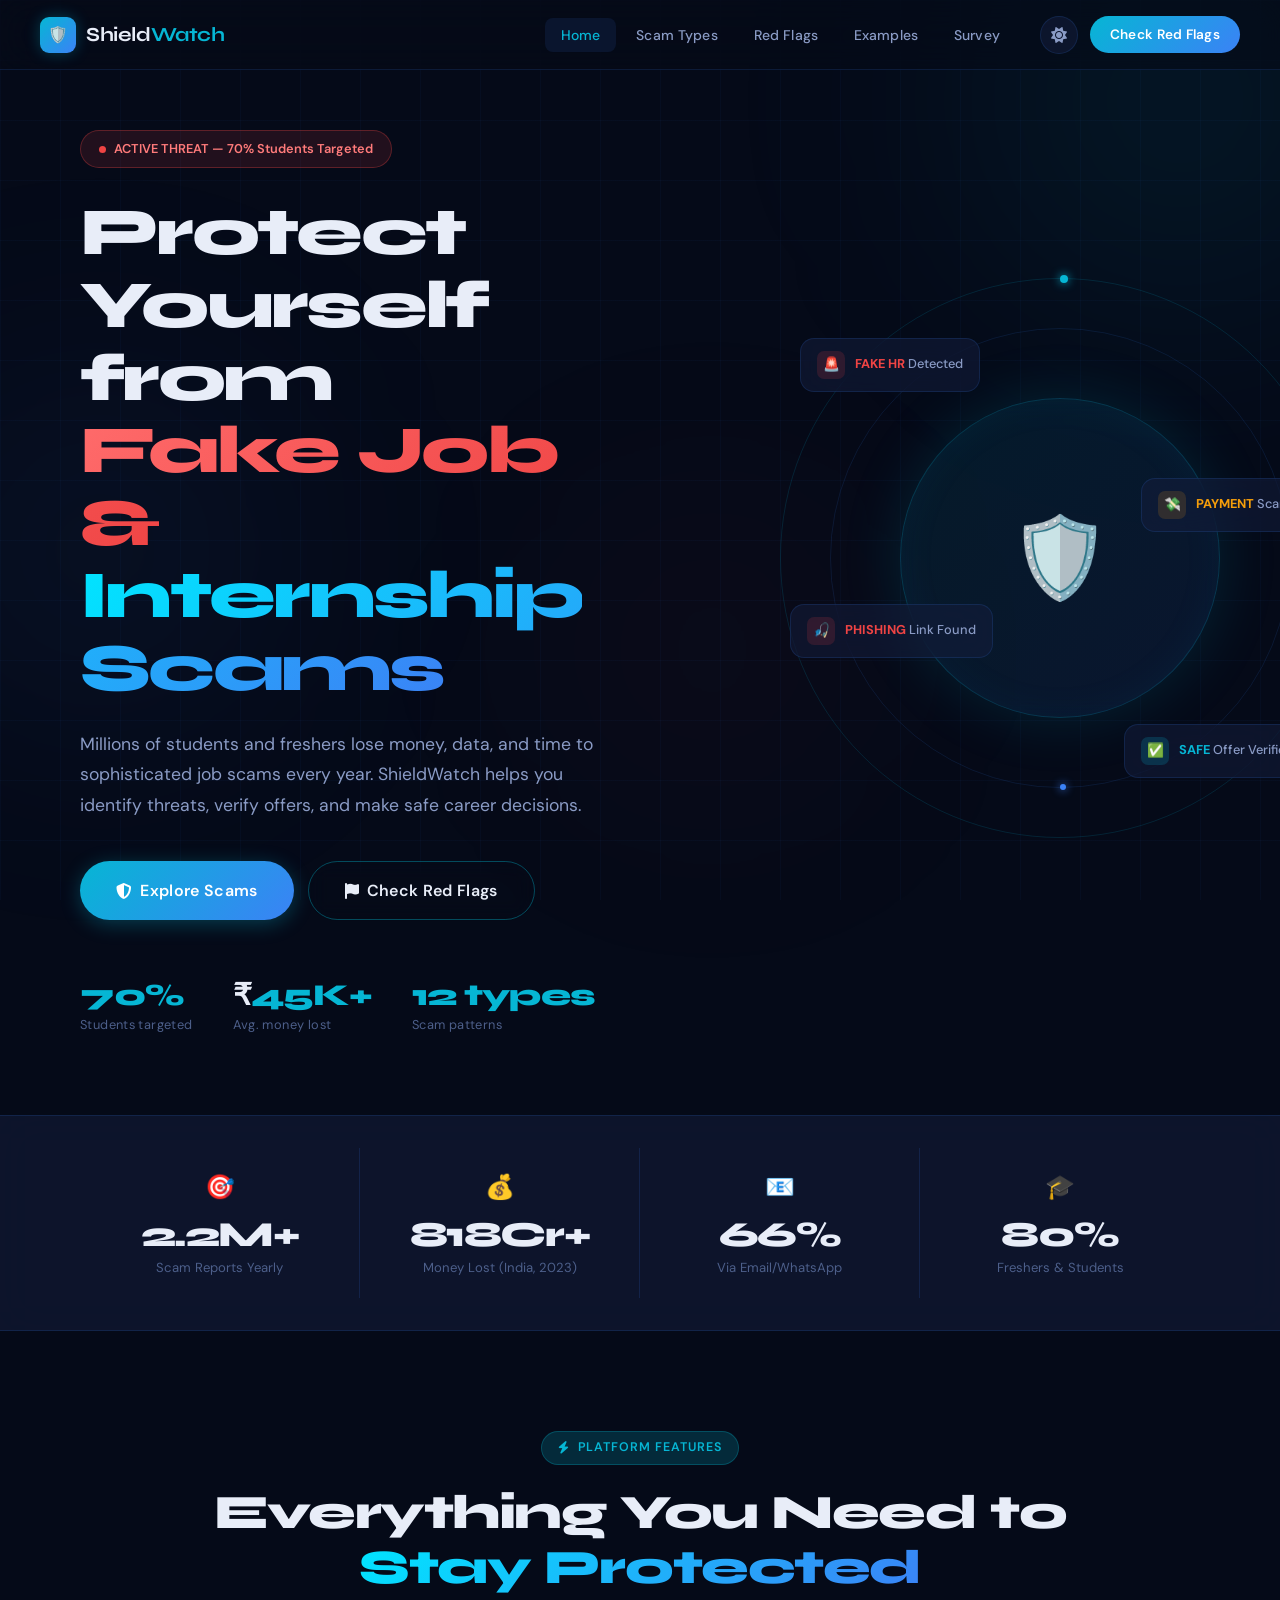
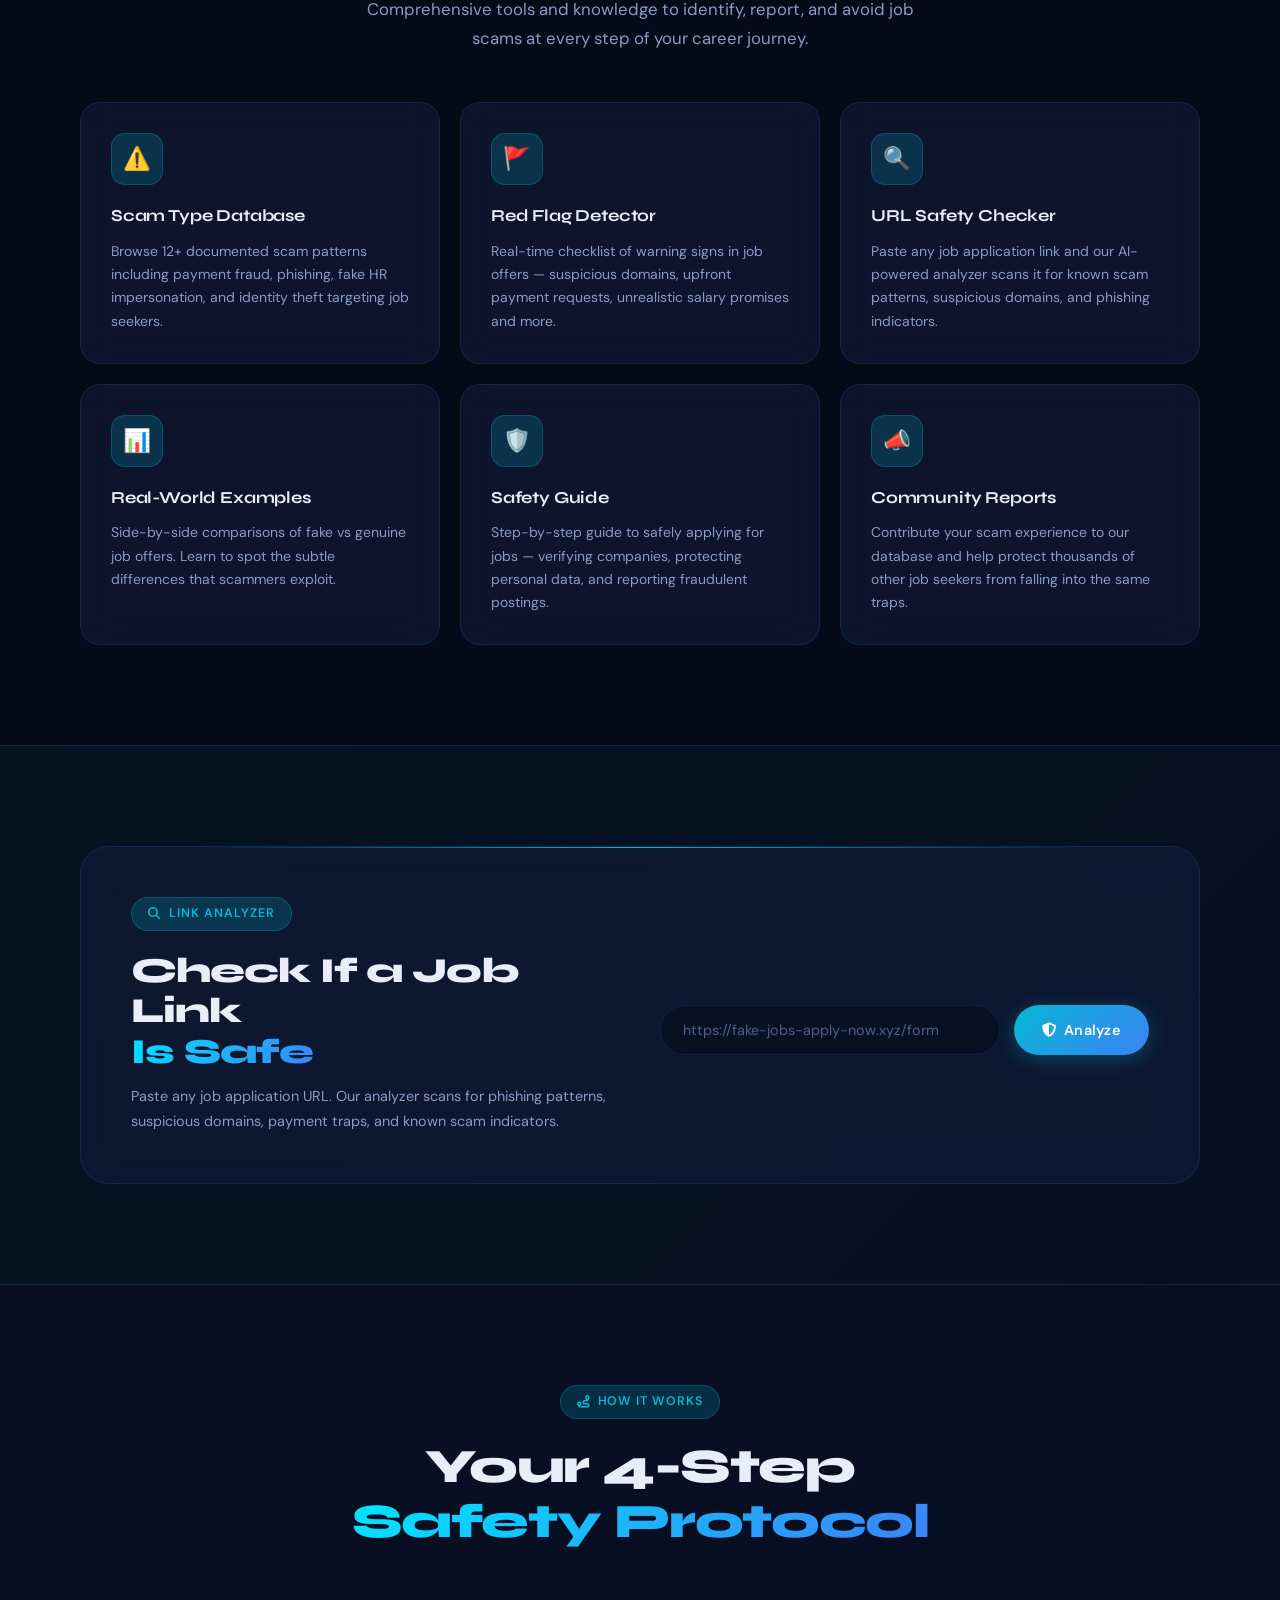
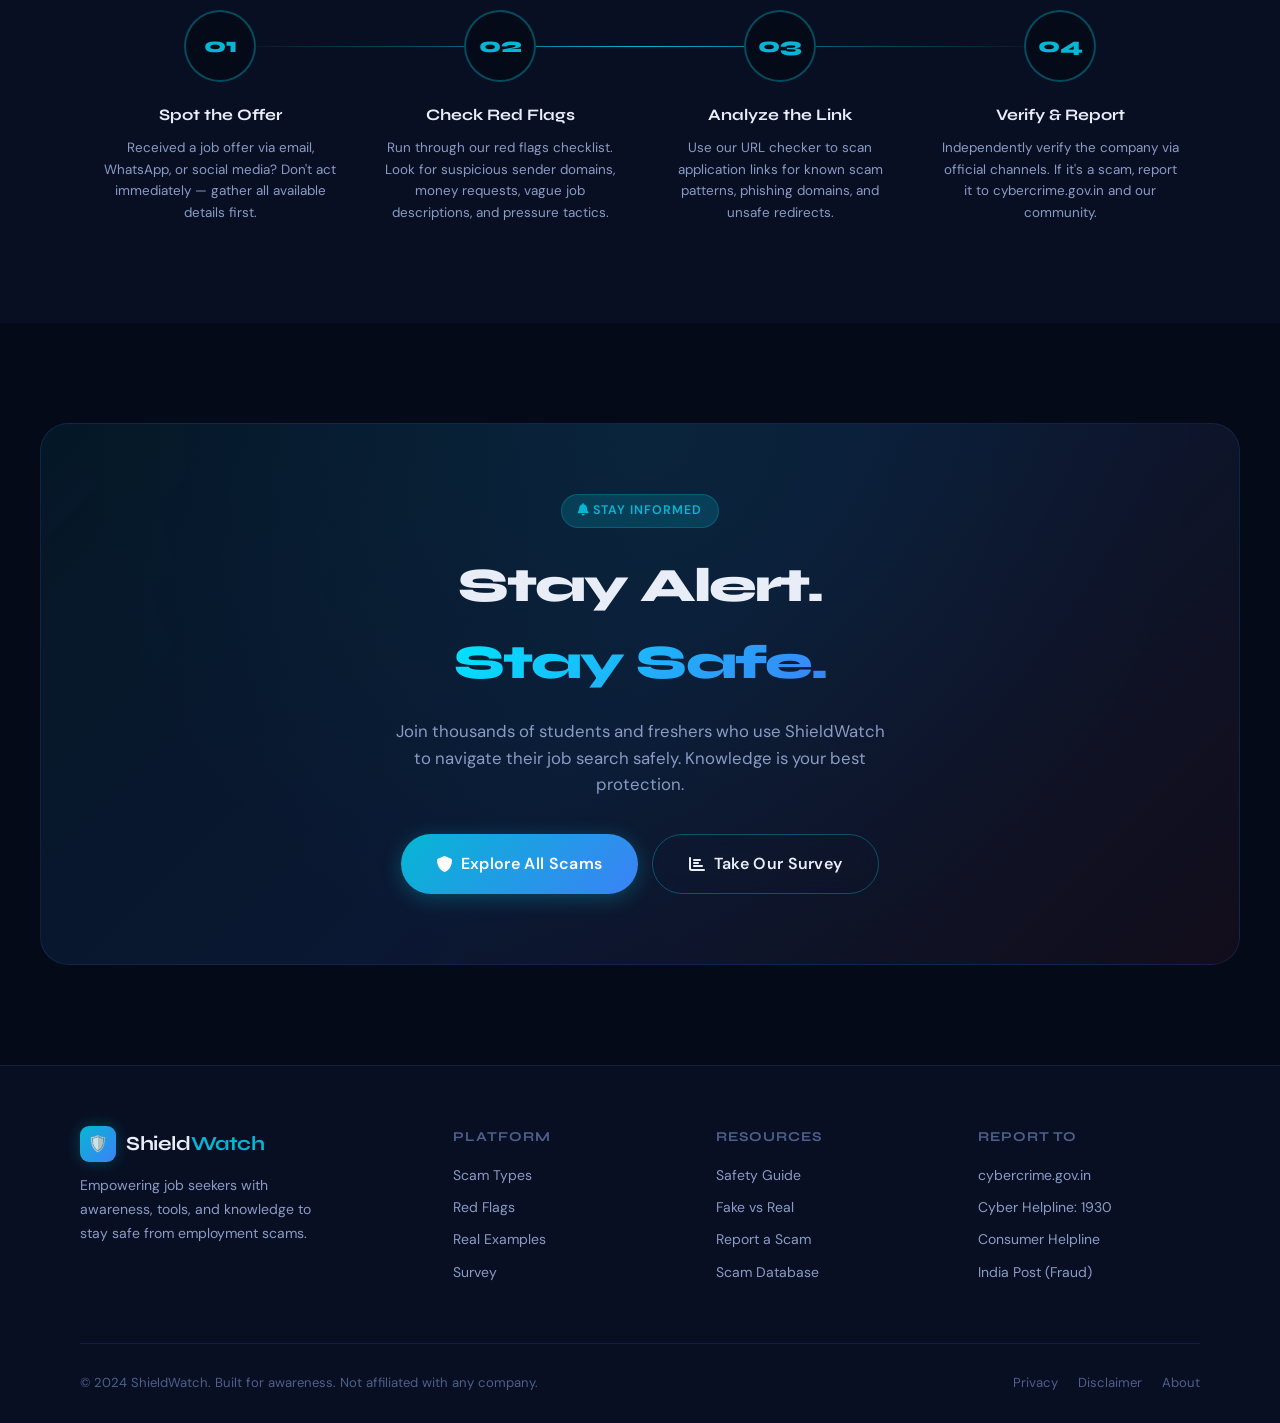
<file: index.html>
<!DOCTYPE html>
<html lang="en" data-theme="dark">
<head>
  <meta charset="UTF-8" />
  <meta name="viewport" content="width=device-width, initial-scale=1.0" />
  <title>ShieldWatch — Fake Job & Internship Scam Awareness</title>
  <meta name="description" content="Protect yourself from fake job and internship scams. Learn to identify red flags, verify offers, and stay safe in your job search.">
  <link rel="stylesheet" href="css/style.css" />
  <link rel="stylesheet" href="https://cdnjs.cloudflare.com/ajax/libs/font-awesome/6.5.0/css/all.min.css" />
  <style>
    /* Page-specific extras */
    .hero-grid {
      display: grid;
      grid-template-columns: 1fr 1fr;
      align-items: center;
      gap: 60px;
      padding: 60px 0 80px;
    }
    @media (max-width: 900px) {
      .hero-grid { grid-template-columns: 1fr; }
    }
  </style>
</head>
<body>

<!-- BG Effects -->
<div class="bg-grid"></div>
<div class="bg-orb bg-orb-1"></div>
<div class="bg-orb bg-orb-2"></div>
<div class="bg-orb bg-orb-3"></div>

<!-- Toast Container -->
<div class="toast-container"></div>

<!-- Scroll Top -->
<button class="scroll-top" aria-label="Scroll to top"><i class="fa-solid fa-chevron-up"></i></button>

<!-- Navbar -->
<nav class="navbar">
  <a href="index.html" class="nav-brand">
    <div class="brand-icon">🛡️</div>
    <span class="brand-text">Shield<span class="brand-dot">Watch</span></span>
  </a>
  <ul class="nav-links">
    <li><a href="index.html">Home</a></li>
    <li><a href="scams.html">Scam Types</a></li>
    <li><a href="redflags.html">Red Flags</a></li>
    <li><a href="examples.html">Examples</a></li>
    <li><a href="survey.html">Survey</a></li>
  </ul>
  <div class="nav-actions">
    <button class="theme-toggle" aria-label="Toggle theme"><i class="fa-solid fa-sun"></i></button>
    <a href="redflags.html" class="btn-nav-cta">Check Red Flags</a>
  </div>
  <button class="hamburger" aria-label="Menu">
    <span></span><span></span><span></span>
  </button>
</nav>

<!-- Mobile Nav -->
<div class="mobile-nav">
  <a href="index.html">🏠 Home</a>
  <a href="scams.html">⚠️ Scam Types</a>
  <a href="redflags.html">🚩 Red Flags</a>
  <a href="examples.html">🔍 Examples</a>
  <a href="survey.html">📊 Survey</a>
</div>

<!-- ═══════════════  HERO  ═══════════════ -->
<section class="hero">
  <div class="container">
    <div class="hero-grid">
      <div class="hero-content">
        <div class="hero-badge">
          <span class="dot"></span>
          ACTIVE THREAT — 70% Students Targeted
        </div>

        <h1 class="hero-title">
          Protect Yourself from<br>
          <span class="text-danger-grad">Fake Job &</span><br>
          <span class="text-gradient">Internship Scams</span>
        </h1>

        <p class="hero-sub">
          Millions of students and freshers lose money, data, and time to sophisticated job scams every year. ShieldWatch helps you identify threats, verify offers, and make safe career decisions.
        </p>

        <div class="hero-actions">
          <a href="scams.html" class="btn btn-primary btn-lg">
            <i class="fa-solid fa-shield-halved"></i> Explore Scams
          </a>
          <a href="redflags.html" class="btn btn-outline btn-lg">
            <i class="fa-solid fa-flag"></i> Check Red Flags
          </a>
        </div>

        <div class="hero-stats">
          <div class="stat-item">
            <span class="stat-number"><span data-target="70" data-suffix="%">0%</span></span>
            <span class="stat-label">Students targeted</span>
          </div>
          <div class="stat-item">
            <span class="stat-number">₹<span data-target="45" data-suffix="K+">0</span></span>
            <span class="stat-label">Avg. money lost</span>
          </div>
          <div class="stat-item">
            <span class="stat-number"><span data-target="12" data-suffix=" types">0</span></span>
            <span class="stat-label">Scam patterns</span>
          </div>
        </div>
      </div>

      <!-- Hero Visual -->
      <div class="hero-visual">
        <div class="shield-ring"></div>
        <div class="shield-ring-2"></div>
        <div class="shield-center">🛡️</div>

        <div class="threat-card tc-danger threat-card-1">
          <div class="tc-icon">🚨</div>
          <div class="tc-label"><span>FAKE HR</span> Detected</div>
        </div>
        <div class="threat-card tc-warning threat-card-2">
          <div class="tc-icon">💸</div>
          <div class="tc-label"><span>PAYMENT</span> Scam Alert</div>
        </div>
        <div class="threat-card tc-danger threat-card-3">
          <div class="tc-icon">🎣</div>
          <div class="tc-label"><span>PHISHING</span> Link Found</div>
        </div>
        <div class="threat-card tc-info threat-card-4">
          <div class="tc-icon">✅</div>
          <div class="tc-label"><span>SAFE</span> Offer Verified</div>
        </div>
      </div>
    </div>
  </div>
</section>

<!-- ═══════════════  STATS BANNER  ═══════════════ -->
<div class="stats-banner">
  <div class="container">
    <div class="stats-grid">
      <div class="stat-card reveal">
        <span class="stat-icon">🎯</span>
        <span class="stat-n" data-target="2.3" data-suffix="M+">0</span>
        <span class="stat-l">Scam Reports Yearly</span>
      </div>
      <div class="stat-card reveal reveal-delay-1">
        <span class="stat-icon">💰</span>
        <span class="stat-n" data-target="840" data-suffix="Cr+">0</span>
        <span class="stat-l">Money Lost (India, 2023)</span>
      </div>
      <div class="stat-card reveal reveal-delay-2">
        <span class="stat-icon">📧</span>
        <span class="stat-n" data-target="68" data-suffix="%">0</span>
        <span class="stat-l">Via Email/WhatsApp</span>
      </div>
      <div class="stat-card reveal reveal-delay-3">
        <span class="stat-icon">🎓</span>
        <span class="stat-n" data-target="83" data-suffix="%">0</span>
        <span class="stat-l">Freshers & Students</span>
      </div>
    </div>
  </div>
</div>

<!-- ═══════════════  FEATURES  ═══════════════ -->
<section class="section">
  <div class="container">
    <div class="reveal" style="text-align:center;margin-bottom:50px">
      <span class="section-label"><i class="fa-solid fa-bolt"></i> PLATFORM FEATURES</span>
      <h2 class="section-title">Everything You Need to<br><span class="text-gradient">Stay Protected</span></h2>
      <p class="section-subtitle" style="margin:0 auto">Comprehensive tools and knowledge to identify, report, and avoid job scams at every step of your career journey.</p>
    </div>

    <div class="features-grid">
      <div class="feature-card reveal reveal-delay-1">
        <div class="feature-icon">⚠️</div>
        <h3>Scam Type Database</h3>
        <p>Browse 12+ documented scam patterns including payment fraud, phishing, fake HR impersonation, and identity theft targeting job seekers.</p>
      </div>
      <div class="feature-card reveal reveal-delay-2">
        <div class="feature-icon">🚩</div>
        <h3>Red Flag Detector</h3>
        <p>Real-time checklist of warning signs in job offers — suspicious domains, upfront payment requests, unrealistic salary promises and more.</p>
      </div>
      <div class="feature-card reveal reveal-delay-3">
        <div class="feature-icon">🔍</div>
        <h3>URL Safety Checker</h3>
        <p>Paste any job application link and our AI-powered analyzer scans it for known scam patterns, suspicious domains, and phishing indicators.</p>
      </div>
      <div class="feature-card reveal reveal-delay-1">
        <div class="feature-icon">📊</div>
        <h3>Real-World Examples</h3>
        <p>Side-by-side comparisons of fake vs genuine job offers. Learn to spot the subtle differences that scammers exploit.</p>
      </div>
      <div class="feature-card reveal reveal-delay-2">
        <div class="feature-icon">🛡️</div>
        <h3>Safety Guide</h3>
        <p>Step-by-step guide to safely applying for jobs — verifying companies, protecting personal data, and reporting fraudulent postings.</p>
      </div>
      <div class="feature-card reveal reveal-delay-3">
        <div class="feature-icon">📣</div>
        <h3>Community Reports</h3>
        <p>Contribute your scam experience to our database and help protect thousands of other job seekers from falling into the same traps.</p>
      </div>
    </div>
  </div>
</section>

<!-- ═══════════════  LINK CHECKER  ═══════════════ -->
<section class="section link-checker-section">
  <div class="container">
    <div class="checker-card reveal">
      <div style="display:grid;grid-template-columns:1fr 1fr;gap:40px;align-items:center" class="checker-inner">
        <div>
          <span class="section-label"><i class="fa-solid fa-magnifying-glass"></i> LINK ANALYZER</span>
          <h2 class="section-title" style="font-size:clamp(1.6rem,3vw,2.2rem)">Check If a Job Link<br><span class="text-gradient">Is Safe</span></h2>
          <p class="section-subtitle" style="font-size:0.9rem;margin-top:12px">Paste any job application URL. Our analyzer scans for phishing patterns, suspicious domains, payment traps, and known scam indicators.</p>
        </div>
        <div>
          <div class="checker-input-wrap">
            <input
              type="url"
              id="link-input"
              class="checker-input"
              placeholder="https://fake-jobs-apply-now.xyz/form"
              autocomplete="off"
              spellcheck="false"
            />
            <button id="checker-btn" class="btn btn-primary">
              <i class="fa-solid fa-shield-halved"></i> Analyze
            </button>
          </div>

          <div class="checking-loader" id="checking-loader">
            <div class="loader-dots"><span></span><span></span><span></span></div>
            <span>Scanning URL for threats...</span>
          </div>

          <div class="checker-result" id="checker-result"></div>
        </div>
      </div>
    </div>
  </div>
</section>

<!-- ═══════════════  HOW IT WORKS  ═══════════════ -->
<section class="section how-it-works">
  <div class="container">
    <div class="reveal" style="text-align:center">
      <span class="section-label"><i class="fa-solid fa-route"></i> HOW IT WORKS</span>
      <h2 class="section-title">Your 4-Step<br><span class="text-gradient">Safety Protocol</span></h2>
    </div>

    <div class="steps-container">
      <div class="step-card reveal reveal-delay-1">
        <div class="step-num">01</div>
        <h4>Spot the Offer</h4>
        <p>Received a job offer via email, WhatsApp, or social media? Don't act immediately — gather all available details first.</p>
      </div>
      <div class="step-card reveal reveal-delay-2">
        <div class="step-num">02</div>
        <h4>Check Red Flags</h4>
        <p>Run through our red flags checklist. Look for suspicious sender domains, money requests, vague job descriptions, and pressure tactics.</p>
      </div>
      <div class="step-card reveal reveal-delay-3">
        <div class="step-num">03</div>
        <h4>Analyze the Link</h4>
        <p>Use our URL checker to scan application links for known scam patterns, phishing domains, and unsafe redirects.</p>
      </div>
      <div class="step-card reveal reveal-delay-4">
        <div class="step-num">04</div>
        <h4>Verify & Report</h4>
        <p>Independently verify the company via official channels. If it's a scam, report it to cybercrime.gov.in and our community.</p>
      </div>
    </div>
  </div>
</section>

<!-- ═══════════════  CTA  ═══════════════ -->
<section class="section">
  <div class="cta-banner reveal">
    <div style="position:relative;z-index:1">
      <span class="section-label" style="margin:0 auto 20px;display:table"><i class="fa-solid fa-bell"></i> STAY INFORMED</span>
      <h2>Stay Alert.<br><span class="text-gradient">Stay Safe.</span></h2>
      <p>Join thousands of students and freshers who use ShieldWatch to navigate their job search safely. Knowledge is your best protection.</p>
      <div class="cta-actions">
        <a href="scams.html" class="btn btn-primary btn-lg">
          <i class="fa-solid fa-shield"></i> Explore All Scams
        </a>
        <a href="survey.html" class="btn btn-outline btn-lg">
          <i class="fa-solid fa-chart-bar"></i> Take Our Survey
        </a>
      </div>
    </div>
  </div>
</section>

<!-- ═══════════════  FOOTER  ═══════════════ -->
<footer>
  <div class="container">
    <div class="footer-grid">
      <div class="footer-brand">
        <a href="index.html" class="nav-brand" style="margin-bottom:0">
          <div class="brand-icon">🛡️</div>
          <span class="brand-text">Shield<span class="brand-dot">Watch</span></span>
        </a>
        <p>Empowering job seekers with awareness, tools, and knowledge to stay safe from employment scams.</p>
      </div>
      <div class="footer-col">
        <h5>Platform</h5>
        <a href="scams.html">Scam Types</a>
        <a href="redflags.html">Red Flags</a>
        <a href="examples.html">Real Examples</a>
        <a href="survey.html">Survey</a>
      </div>
      <div class="footer-col">
        <h5>Resources</h5>
        <a href="redflags.html">Safety Guide</a>
        <a href="examples.html">Fake vs Real</a>
        <a href="survey.html">Report a Scam</a>
        <a href="scams.html">Scam Database</a>
      </div>
      <div class="footer-col">
        <h5>Report to</h5>
        <a href="https://cybercrime.gov.in" target="_blank" rel="noopener">cybercrime.gov.in</a>
        <a href="tel:1930">Cyber Helpline: 1930</a>
        <a href="https://consumerhelpline.gov.in" target="_blank" rel="noopener">Consumer Helpline</a>
        <a href="https://www.indiapost.gov.in" target="_blank" rel="noopener">India Post (Fraud)</a>
      </div>
    </div>
    <div class="footer-bottom">
      <p>© 2024 ShieldWatch. Built for awareness. Not affiliated with any company.</p>
      <div class="footer-bottom-links">
        <a href="#">Privacy</a>
        <a href="#">Disclaimer</a>
        <a href="#">About</a>
      </div>
    </div>
  </div>
</footer>

<script src="js/script.js"></script>
<script>
// Fix hero visual inner grid responsiveness
document.querySelectorAll('.checker-inner').forEach(el => {
  if (window.innerWidth < 768) el.style.gridTemplateColumns = '1fr';
});
window.addEventListener('resize', () => {
  document.querySelectorAll('.checker-inner').forEach(el => {
    el.style.gridTemplateColumns = window.innerWidth < 768 ? '1fr' : '1fr 1fr';
  });
});
</script>
</body>
</html>
</file>
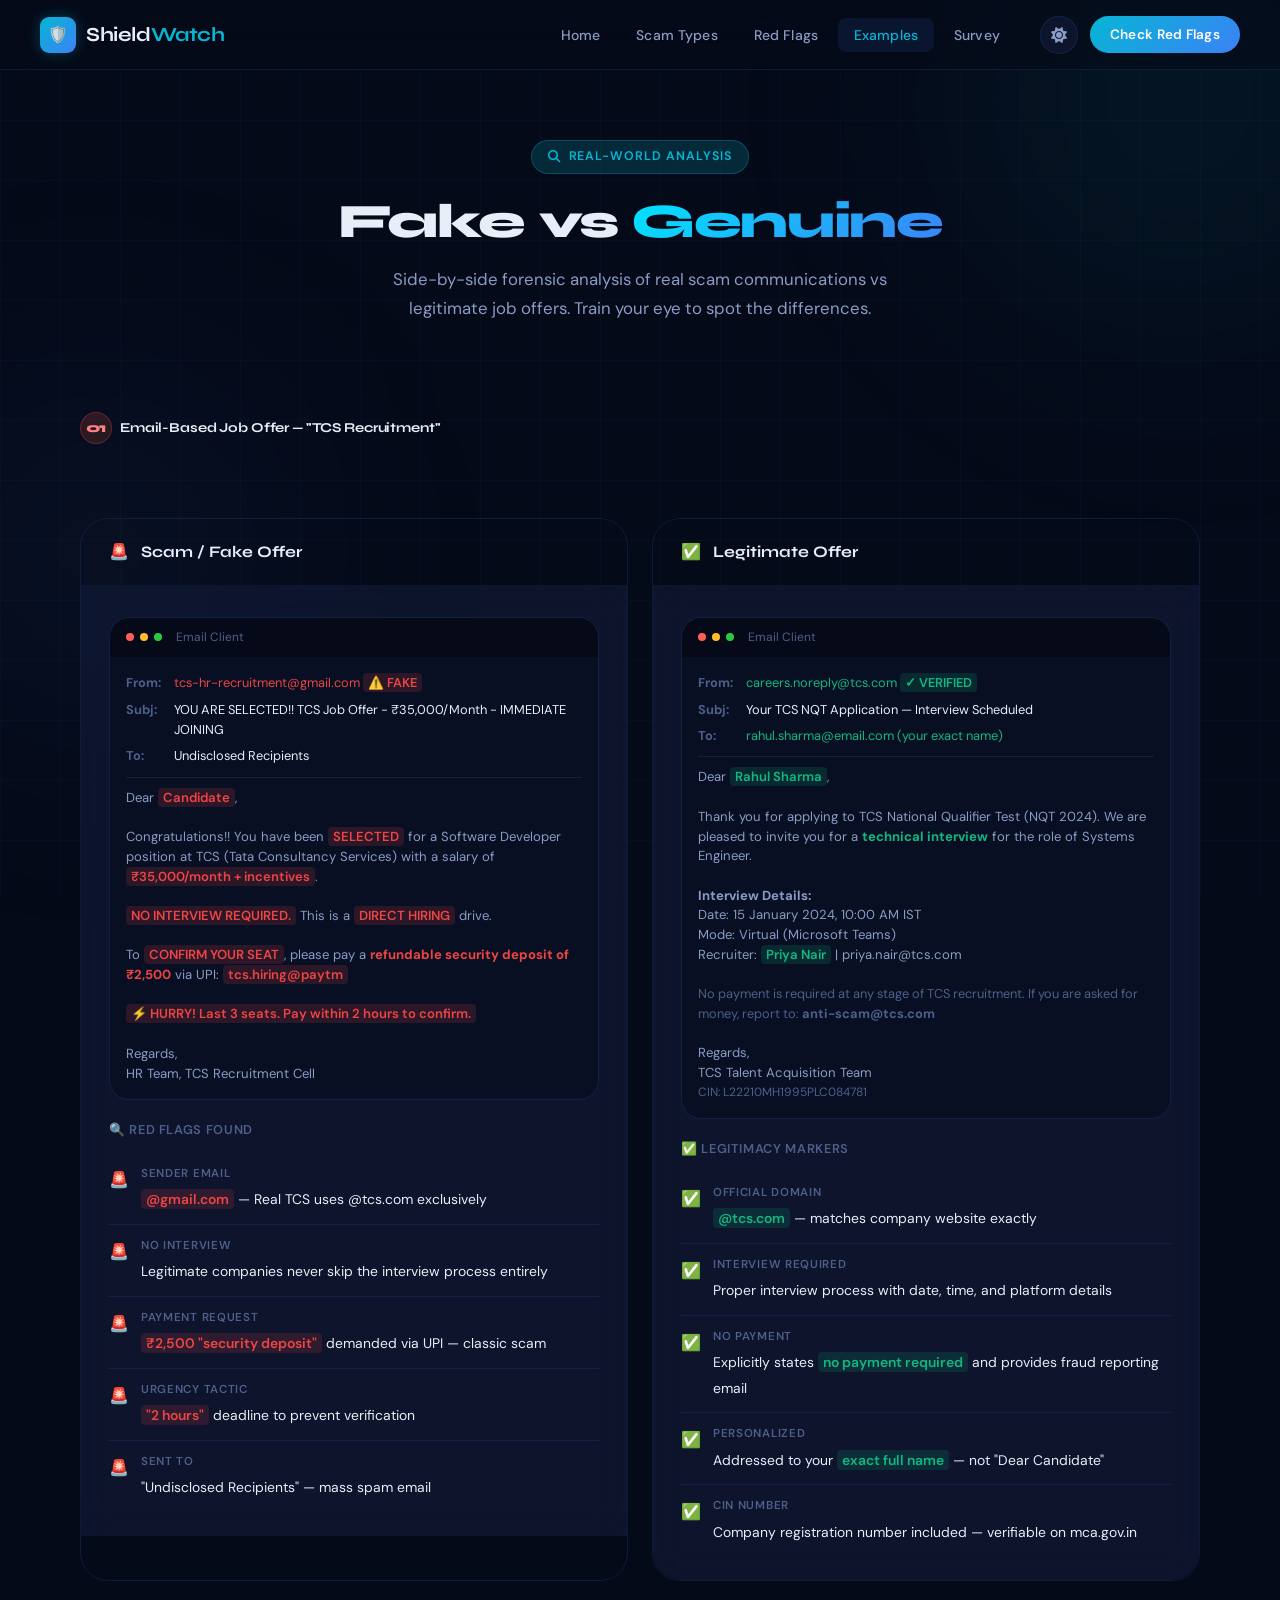
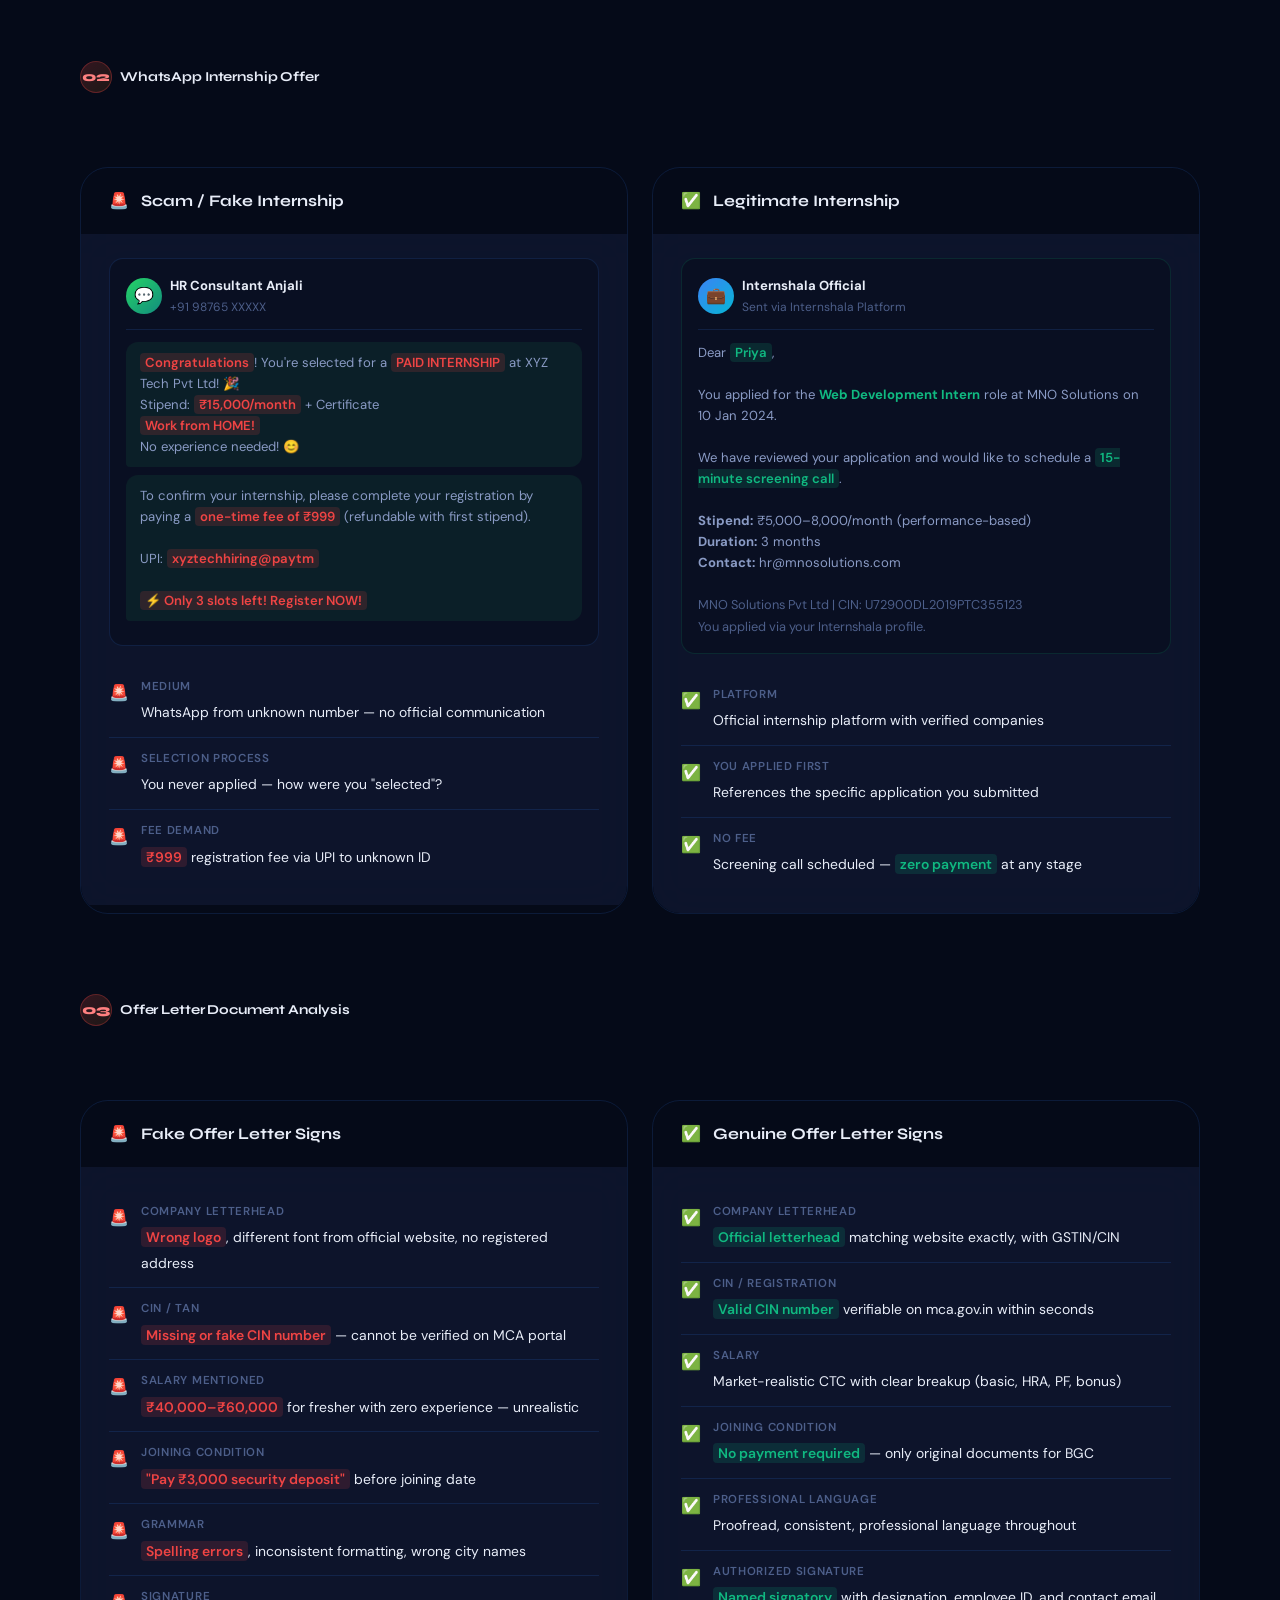
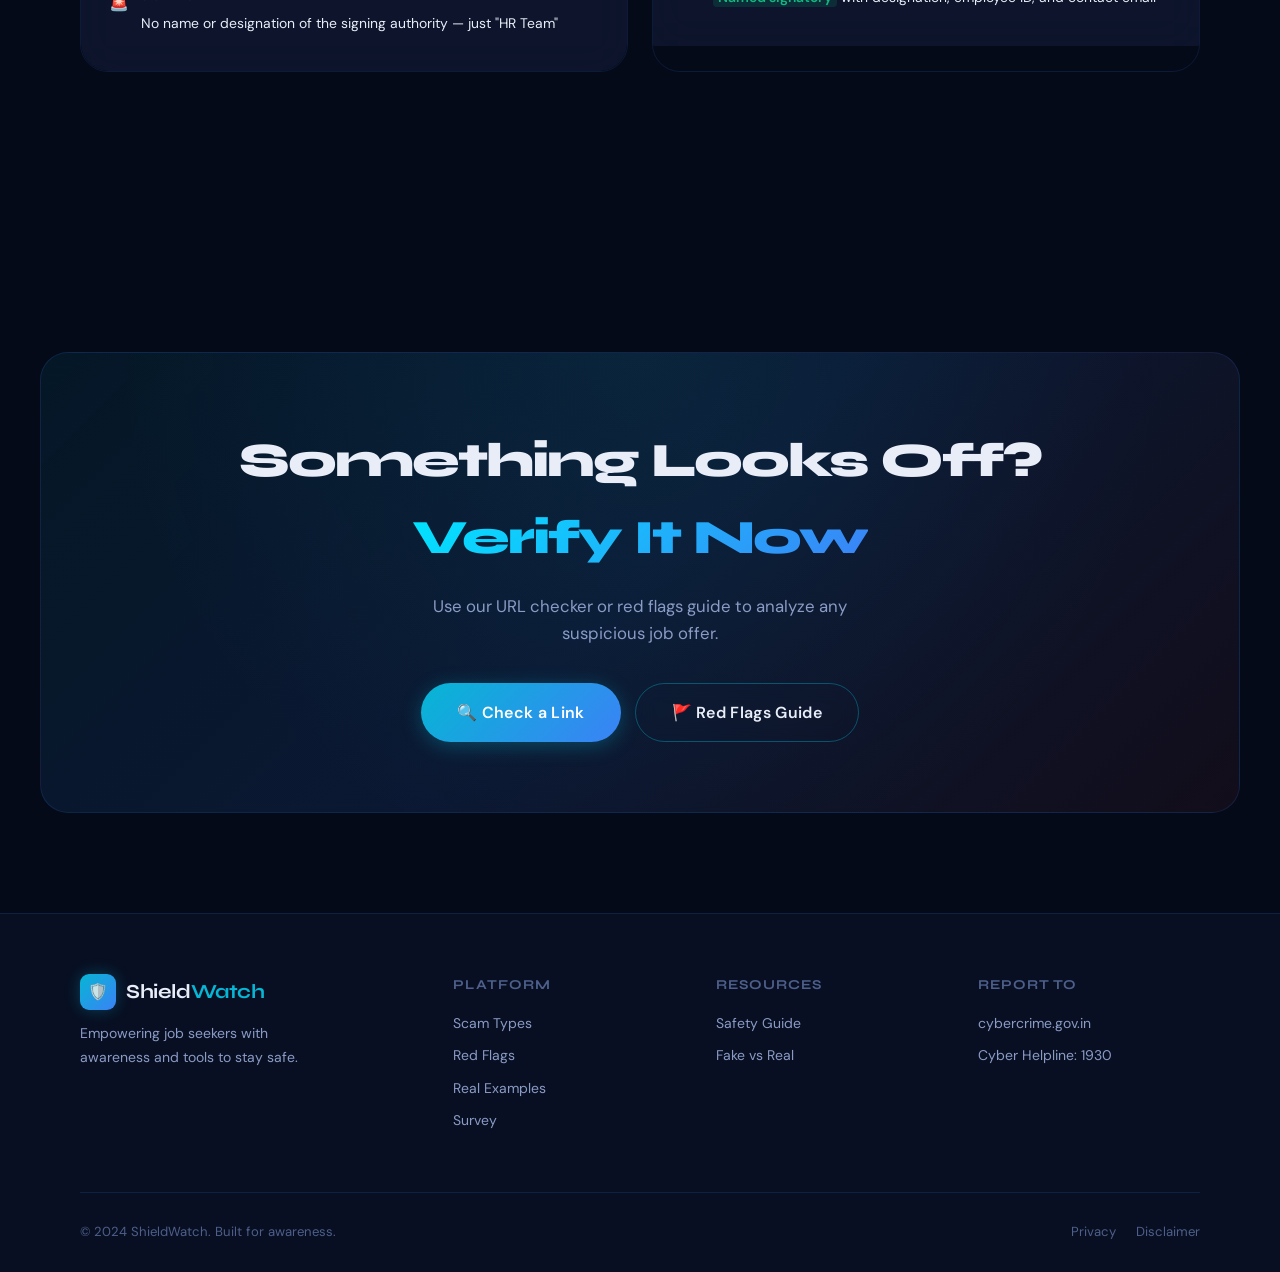
<file: examples.html>
<!DOCTYPE html>
<html lang="en" data-theme="dark">
<head>
  <meta charset="UTF-8" />
  <meta name="viewport" content="width=device-width, initial-scale=1.0" />
  <title>Real Examples — ShieldWatch</title>
  <link rel="stylesheet" href="css/style.css" />
  <link rel="stylesheet" href="https://cdnjs.cloudflare.com/ajax/libs/font-awesome/6.5.0/css/all.min.css" />
  <style>
    .example-section { margin-bottom: 80px; }
    .example-label {
      display: inline-flex;
      align-items: center;
      gap: 8px;
      font-family: var(--font-display);
      font-size: 0.85rem;
      font-weight: 700;
      margin-bottom: 24px;
      letter-spacing: -0.01em;
    }
    .example-number {
      display: flex;
      align-items: center;
      justify-content: center;
      width: 32px; height: 32px;
      border-radius: 50%;
      font-size: 0.85rem;
      font-weight: 800;
      font-family: var(--font-display);
      background: linear-gradient(135deg, rgba(239,68,68,0.2), rgba(245,158,11,0.1));
      border: 1px solid rgba(239,68,68,0.3);
      color: #ff8080;
    }
    .diff-tag {
      padding: 2px 8px;
      border-radius: 4px;
      font-size: 0.72rem;
      font-weight: 700;
      text-transform: uppercase;
      letter-spacing: 0.05em;
    }
    .diff-fake { background: rgba(239,68,68,0.15); color: var(--danger); }
    .diff-real { background: rgba(16,185,129,0.15); color: var(--success); }
  </style>
</head>
<body>
<div class="bg-grid"></div>
<div class="bg-orb bg-orb-1"></div>
<div class="bg-orb bg-orb-2"></div>
<div class="toast-container"></div>
<button class="scroll-top"><i class="fa-solid fa-chevron-up"></i></button>

<nav class="navbar">
  <a href="index.html" class="nav-brand"><div class="brand-icon">🛡️</div><span class="brand-text">Shield<span class="brand-dot">Watch</span></span></a>
  <ul class="nav-links">
    <li><a href="index.html">Home</a></li>
    <li><a href="scams.html">Scam Types</a></li>
    <li><a href="redflags.html">Red Flags</a></li>
    <li><a href="examples.html">Examples</a></li>
    <li><a href="survey.html">Survey</a></li>
  </ul>
  <div class="nav-actions">
    <button class="theme-toggle"><i class="fa-solid fa-sun"></i></button>
    <a href="redflags.html" class="btn-nav-cta">Check Red Flags</a>
  </div>
  <button class="hamburger"><span></span><span></span><span></span></button>
</nav>
<div class="mobile-nav">
  <a href="index.html">🏠 Home</a><a href="scams.html">⚠️ Scam Types</a><a href="redflags.html">🚩 Red Flags</a><a href="examples.html">🔍 Examples</a><a href="survey.html">📊 Survey</a>
</div>

<!-- Page Hero -->
<div class="page-hero">
  <div class="container">
    <span class="section-label"><i class="fa-solid fa-magnifying-glass"></i> REAL-WORLD ANALYSIS</span>
    <h1 class="section-title">Fake vs <span class="text-gradient">Genuine</span></h1>
    <p class="section-subtitle" style="margin:16px auto 0">Side-by-side forensic analysis of real scam communications vs legitimate job offers. Train your eye to spot the differences.</p>
  </div>
</div>

<section class="section" style="padding-top:20px">
  <div class="container">

    <!-- ─── EXAMPLE 1: Email Offers ─── -->
    <div class="example-section">
      <div class="example-label reveal">
        <div class="example-number">01</div>
        Email-Based Job Offer — "TCS Recruitment"
      </div>

      <div class="comparison-grid reveal">
        <!-- FAKE -->
        <div class="compare-col">
          <div class="compare-header compare-fake">
            <span>🚨</span> Scam / Fake Offer
          </div>
          <div class="compare-body">
            <div class="email-mockup">
              <div class="email-header-bar">
                <div class="email-dot" style="background:#ff5f57"></div>
                <div class="email-dot" style="background:#ffbd2e"></div>
                <div class="email-dot" style="background:#28c940"></div>
                <span style="margin-left:8px;font-size:0.75rem;color:var(--text-muted)">Email Client</span>
              </div>
              <div class="email-body">
                <div class="email-field"><strong>From:</strong> <span style="color:var(--danger)">tcs-hr-recruitment@gmail.com <span class="highlight-red">⚠️ FAKE</span></span></div>
                <div class="email-field"><strong>Subj:</strong> <span>YOU ARE SELECTED!! TCS Job Offer - ₹35,000/Month - IMMEDIATE JOINING</span></div>
                <div class="email-field"><strong>To:</strong> <span>Undisclosed Recipients</span></div>
                <div class="email-divider"></div>
                <div class="email-text">
                  Dear <span class="highlight-red">Candidate</span>,<br><br>
                  Congratulations!! You have been <span class="highlight-red">SELECTED</span> for a Software Developer position at TCS (Tata Consultancy Services) with a salary of <span class="highlight-red">₹35,000/month + incentives</span>.<br><br>
                  <span class="highlight-red">NO INTERVIEW REQUIRED.</span> This is a <span class="highlight-red">DIRECT HIRING</span> drive.<br><br>
                  To <span class="highlight-red">CONFIRM YOUR SEAT</span>, please pay a <strong style="color:var(--danger)">refundable security deposit of ₹2,500</strong> via UPI: <span class="highlight-red">tcs.hiring@paytm</span><br><br>
                  <span class="highlight-red">⚡ HURRY! Last 3 seats. Pay within 2 hours to confirm.</span><br><br>
                  Regards,<br>HR Team, TCS Recruitment Cell
                </div>
              </div>
            </div>

            <div style="margin-top:20px">
              <p style="font-size:0.8rem;color:var(--text-muted);margin-bottom:12px;text-transform:uppercase;letter-spacing:0.05em;font-weight:600">🔍 Red Flags Found</p>
              <div class="compare-item">
                <span class="ci-icon">🚨</span>
                <div class="ci-content"><label>Sender Email</label><span><span class="highlight-red">@gmail.com</span> — Real TCS uses @tcs.com exclusively</span></div>
              </div>
              <div class="compare-item">
                <span class="ci-icon">🚨</span>
                <div class="ci-content"><label>No Interview</label><span>Legitimate companies never skip the interview process entirely</span></div>
              </div>
              <div class="compare-item">
                <span class="ci-icon">🚨</span>
                <div class="ci-content"><label>Payment Request</label><span><span class="highlight-red">₹2,500 "security deposit"</span> demanded via UPI — classic scam</span></div>
              </div>
              <div class="compare-item">
                <span class="ci-icon">🚨</span>
                <div class="ci-content"><label>Urgency Tactic</label><span><span class="highlight-red">"2 hours"</span> deadline to prevent verification</span></div>
              </div>
              <div class="compare-item">
                <span class="ci-icon">🚨</span>
                <div class="ci-content"><label>Sent to</label><span>"Undisclosed Recipients" — mass spam email</span></div>
              </div>
            </div>
          </div>
        </div>

        <!-- REAL -->
        <div class="compare-col">
          <div class="compare-header compare-real">
            <span>✅</span> Legitimate Offer
          </div>
          <div class="compare-body">
            <div class="email-mockup">
              <div class="email-header-bar">
                <div class="email-dot" style="background:#ff5f57"></div>
                <div class="email-dot" style="background:#ffbd2e"></div>
                <div class="email-dot" style="background:#28c940"></div>
                <span style="margin-left:8px;font-size:0.75rem;color:var(--text-muted)">Email Client</span>
              </div>
              <div class="email-body">
                <div class="email-field"><strong>From:</strong> <span style="color:var(--success)">careers.noreply@tcs.com <span class="highlight-green">✓ VERIFIED</span></span></div>
                <div class="email-field"><strong>Subj:</strong> <span>Your TCS NQT Application — Interview Scheduled</span></div>
                <div class="email-field"><strong>To:</strong> <span style="color:var(--success)">rahul.sharma@email.com (your exact name)</span></div>
                <div class="email-divider"></div>
                <div class="email-text" style="color:var(--text-secondary)">
                  Dear <span class="highlight-green">Rahul Sharma</span>,<br><br>
                  Thank you for applying to TCS National Qualifier Test (NQT 2024). We are pleased to invite you for a <strong style="color:var(--success)">technical interview</strong> for the role of Systems Engineer.<br><br>
                  <strong>Interview Details:</strong><br>
                  Date: 15 January 2024, 10:00 AM IST<br>
                  Mode: Virtual (Microsoft Teams)<br>
                  Recruiter: <span class="highlight-green">Priya Nair</span> | priya.nair@tcs.com<br><br>
                  <span style="color:var(--text-muted);font-size:0.8rem">No payment is required at any stage of TCS recruitment. If you are asked for money, report to: <strong>anti-scam@tcs.com</strong></span><br><br>
                  Regards,<br>TCS Talent Acquisition Team<br><span style="color:var(--text-muted);font-size:0.75rem">CIN: L22210MH1995PLC084781</span>
                </div>
              </div>
            </div>

            <div style="margin-top:20px">
              <p style="font-size:0.8rem;color:var(--text-muted);margin-bottom:12px;text-transform:uppercase;letter-spacing:0.05em;font-weight:600">✅ Legitimacy Markers</p>
              <div class="compare-item">
                <span class="ci-icon">✅</span>
                <div class="ci-content compare-real"><label>Official Domain</label><span><span class="highlight-green">@tcs.com</span> — matches company website exactly</span></div>
              </div>
              <div class="compare-item">
                <span class="ci-icon">✅</span>
                <div class="ci-content compare-real"><label>Interview Required</label><span>Proper interview process with date, time, and platform details</span></div>
              </div>
              <div class="compare-item">
                <span class="ci-icon">✅</span>
                <div class="ci-content compare-real"><label>No Payment</label><span>Explicitly states <span class="highlight-green">no payment required</span> and provides fraud reporting email</span></div>
              </div>
              <div class="compare-item">
                <span class="ci-icon">✅</span>
                <div class="ci-content compare-real"><label>Personalized</label><span>Addressed to your <span class="highlight-green">exact full name</span> — not "Dear Candidate"</span></div>
              </div>
              <div class="compare-item">
                <span class="ci-icon">✅</span>
                <div class="ci-content compare-real"><label>CIN Number</label><span>Company registration number included — verifiable on mca.gov.in</span></div>
              </div>
            </div>
          </div>
        </div>
      </div>
    </div>

    <!-- ─── EXAMPLE 2: WhatsApp Internship ─── -->
    <div class="example-section">
      <div class="example-label reveal">
        <div class="example-number">02</div>
        WhatsApp Internship Offer
      </div>

      <div class="comparison-grid reveal">
        <div class="compare-col">
          <div class="compare-header compare-fake"><span>🚨</span> Scam / Fake Internship</div>
          <div class="compare-body">
            <div style="background:rgba(0,0,0,0.2);border:1px solid var(--border);border-radius:var(--radius);padding:16px;font-size:0.82rem;margin-bottom:20px">
              <div style="display:flex;align-items:center;gap:8px;margin-bottom:12px;padding-bottom:12px;border-bottom:1px solid var(--border)">
                <div style="width:36px;height:36px;background:linear-gradient(135deg,#25d366,#128c7e);border-radius:50%;display:flex;align-items:center;justify-content:center;font-size:1rem">💬</div>
                <div><strong style="display:block">HR Consultant Anjali</strong><span style="color:var(--text-muted);font-size:0.75rem">+91 98765 XXXXX</span></div>
              </div>
              <div style="background:rgba(37,211,102,0.08);border-radius:12px 12px 12px 4px;padding:10px 14px;margin-bottom:8px;color:var(--text-secondary)">
                <span class="highlight-red">Congratulations</span>! You're selected for a <span class="highlight-red">PAID INTERNSHIP</span> at XYZ Tech Pvt Ltd! 🎉<br>
                Stipend: <span class="highlight-red">₹15,000/month</span> + Certificate<br>
                <span class="highlight-red">Work from HOME!</span><br>
                No experience needed! 😊
              </div>
              <div style="background:rgba(37,211,102,0.08);border-radius:12px 12px 12px 4px;padding:10px 14px;margin-bottom:8px;color:var(--text-secondary)">
                To confirm your internship, please complete your registration by paying a <span class="highlight-red">one-time fee of ₹999</span> (refundable with first stipend).<br><br>
                UPI: <span class="highlight-red">xyztechhiring@paytm</span><br><br>
                <span class="highlight-red">⚡ Only 3 slots left! Register NOW!</span>
              </div>
            </div>
            <div class="compare-item">
              <span class="ci-icon">🚨</span>
              <div class="ci-content"><label>Medium</label><span>WhatsApp from unknown number — no official communication</span></div>
            </div>
            <div class="compare-item">
              <span class="ci-icon">🚨</span>
              <div class="ci-content"><label>Selection Process</label><span>You never applied — how were you "selected"?</span></div>
            </div>
            <div class="compare-item">
              <span class="ci-icon">🚨</span>
              <div class="ci-content"><label>Fee Demand</label><span><span class="highlight-red">₹999</span> registration fee via UPI to unknown ID</span></div>
            </div>
          </div>
        </div>

        <div class="compare-col">
          <div class="compare-header compare-real"><span>✅</span> Legitimate Internship</div>
          <div class="compare-body">
            <div style="background:rgba(0,0,0,0.2);border:1px solid rgba(16,185,129,0.15);border-radius:var(--radius);padding:16px;font-size:0.82rem;margin-bottom:20px">
              <div style="display:flex;align-items:center;gap:8px;margin-bottom:12px;padding-bottom:12px;border-bottom:1px solid var(--border)">
                <div style="width:36px;height:36px;background:linear-gradient(135deg,#3b82f6,#06b6d4);border-radius:50%;display:flex;align-items:center;justify-content:center;font-size:1rem">💼</div>
                <div><strong style="display:block">Internshala Official</strong><span style="color:var(--text-muted);font-size:0.75rem">Sent via Internshala Platform</span></div>
              </div>
              <div style="color:var(--text-secondary);line-height:1.6">
                Dear <span class="highlight-green">Priya</span>,<br><br>
                You applied for the <strong style="color:var(--success)">Web Development Intern</strong> role at MNO Solutions on 10 Jan 2024.<br><br>
                We have reviewed your application and would like to schedule a <span class="highlight-green">15-minute screening call</span>.<br><br>
                <strong>Stipend:</strong> ₹5,000–8,000/month (performance-based)<br>
                <strong>Duration:</strong> 3 months<br>
                <strong>Contact:</strong> hr@mnosolutions.com<br><br>
                <span style="color:var(--text-muted);font-size:0.8rem">MNO Solutions Pvt Ltd | CIN: U72900DL2019PTC355123<br>You applied via your Internshala profile.</span>
              </div>
            </div>
            <div class="compare-item">
              <span class="ci-icon">✅</span>
              <div class="ci-content compare-real"><label>Platform</label><span>Official internship platform with verified companies</span></div>
            </div>
            <div class="compare-item">
              <span class="ci-icon">✅</span>
              <div class="ci-content compare-real"><label>You Applied First</label><span>References the specific application you submitted</span></div>
            </div>
            <div class="compare-item">
              <span class="ci-icon">✅</span>
              <div class="ci-content compare-real"><label>No Fee</label><span>Screening call scheduled — <span class="highlight-green">zero payment</span> at any stage</span></div>
            </div>
          </div>
        </div>
      </div>
    </div>

    <!-- ─── EXAMPLE 3: Offer Letter Comparison ─── -->
    <div class="example-section">
      <div class="example-label reveal">
        <div class="example-number">03</div>
        Offer Letter Document Analysis
      </div>

      <div class="comparison-grid reveal">
        <div class="compare-col">
          <div class="compare-header compare-fake"><span>🚨</span> Fake Offer Letter Signs</div>
          <div class="compare-body">
            <div class="compare-item">
              <span class="ci-icon">🚨</span>
              <div class="ci-content"><label>Company Letterhead</label><span><span class="highlight-red">Wrong logo</span>, different font from official website, no registered address</span></div>
            </div>
            <div class="compare-item">
              <span class="ci-icon">🚨</span>
              <div class="ci-content"><label>CIN / TAN</label><span><span class="highlight-red">Missing or fake CIN number</span> — cannot be verified on MCA portal</span></div>
            </div>
            <div class="compare-item">
              <span class="ci-icon">🚨</span>
              <div class="ci-content"><label>Salary Mentioned</label><span><span class="highlight-red">₹40,000–₹60,000</span> for fresher with zero experience — unrealistic</span></div>
            </div>
            <div class="compare-item">
              <span class="ci-icon">🚨</span>
              <div class="ci-content"><label>Joining Condition</label><span><span class="highlight-red">"Pay ₹3,000 security deposit"</span> before joining date</span></div>
            </div>
            <div class="compare-item">
              <span class="ci-icon">🚨</span>
              <div class="ci-content"><label>Grammar</label><span><span class="highlight-red">Spelling errors</span>, inconsistent formatting, wrong city names</span></div>
            </div>
            <div class="compare-item">
              <span class="ci-icon">🚨</span>
              <div class="ci-content"><label>Signature</label><span>No name or designation of the signing authority — just "HR Team"</span></div>
            </div>
          </div>
        </div>

        <div class="compare-col">
          <div class="compare-header compare-real"><span>✅</span> Genuine Offer Letter Signs</div>
          <div class="compare-body">
            <div class="compare-item">
              <span class="ci-icon">✅</span>
              <div class="ci-content compare-real"><label>Company Letterhead</label><span><span class="highlight-green">Official letterhead</span> matching website exactly, with GSTIN/CIN</span></div>
            </div>
            <div class="compare-item">
              <span class="ci-icon">✅</span>
              <div class="ci-content compare-real"><label>CIN / Registration</label><span><span class="highlight-green">Valid CIN number</span> verifiable on mca.gov.in within seconds</span></div>
            </div>
            <div class="compare-item">
              <span class="ci-icon">✅</span>
              <div class="ci-content compare-real"><label>Salary</label><span>Market-realistic CTC with clear breakup (basic, HRA, PF, bonus)</span></div>
            </div>
            <div class="compare-item">
              <span class="ci-icon">✅</span>
              <div class="ci-content compare-real"><label>Joining Condition</label><span><span class="highlight-green">No payment required</span> — only original documents for BGC</span></div>
            </div>
            <div class="compare-item">
              <span class="ci-icon">✅</span>
              <div class="ci-content compare-real"><label>Professional Language</label><span>Proofread, consistent, professional language throughout</span></div>
            </div>
            <div class="compare-item">
              <span class="ci-icon">✅</span>
              <div class="ci-content compare-real"><label>Authorized Signature</label><span><span class="highlight-green">Named signatory</span> with designation, employee ID, and contact email</span></div>
            </div>
          </div>
        </div>
      </div>
    </div>

  </div>
</section>

<section class="section">
  <div class="cta-banner reveal">
    <div style="position:relative;z-index:1">
      <h2>Something Looks Off?<br><span class="text-gradient">Verify It Now</span></h2>
      <p>Use our URL checker or red flags guide to analyze any suspicious job offer.</p>
      <div class="cta-actions">
        <a href="index.html" class="btn btn-primary btn-lg">🔍 Check a Link</a>
        <a href="redflags.html" class="btn btn-outline btn-lg">🚩 Red Flags Guide</a>
      </div>
    </div>
  </div>
</section>

<footer>
  <div class="container">
    <div class="footer-grid">
      <div class="footer-brand"><a href="index.html" class="nav-brand"><div class="brand-icon">🛡️</div><span class="brand-text">Shield<span class="brand-dot">Watch</span></span></a><p>Empowering job seekers with awareness and tools to stay safe.</p></div>
      <div class="footer-col"><h5>Platform</h5><a href="scams.html">Scam Types</a><a href="redflags.html">Red Flags</a><a href="examples.html">Real Examples</a><a href="survey.html">Survey</a></div>
      <div class="footer-col"><h5>Resources</h5><a href="redflags.html">Safety Guide</a><a href="examples.html">Fake vs Real</a></div>
      <div class="footer-col"><h5>Report to</h5><a href="https://cybercrime.gov.in" target="_blank">cybercrime.gov.in</a><a href="tel:1930">Cyber Helpline: 1930</a></div>
    </div>
    <div class="footer-bottom"><p>© 2024 ShieldWatch. Built for awareness.</p><div class="footer-bottom-links"><a href="#">Privacy</a><a href="#">Disclaimer</a></div></div>
  </div>
</footer>

<script src="js/script.js"></script>
</body>
</html>
</file>
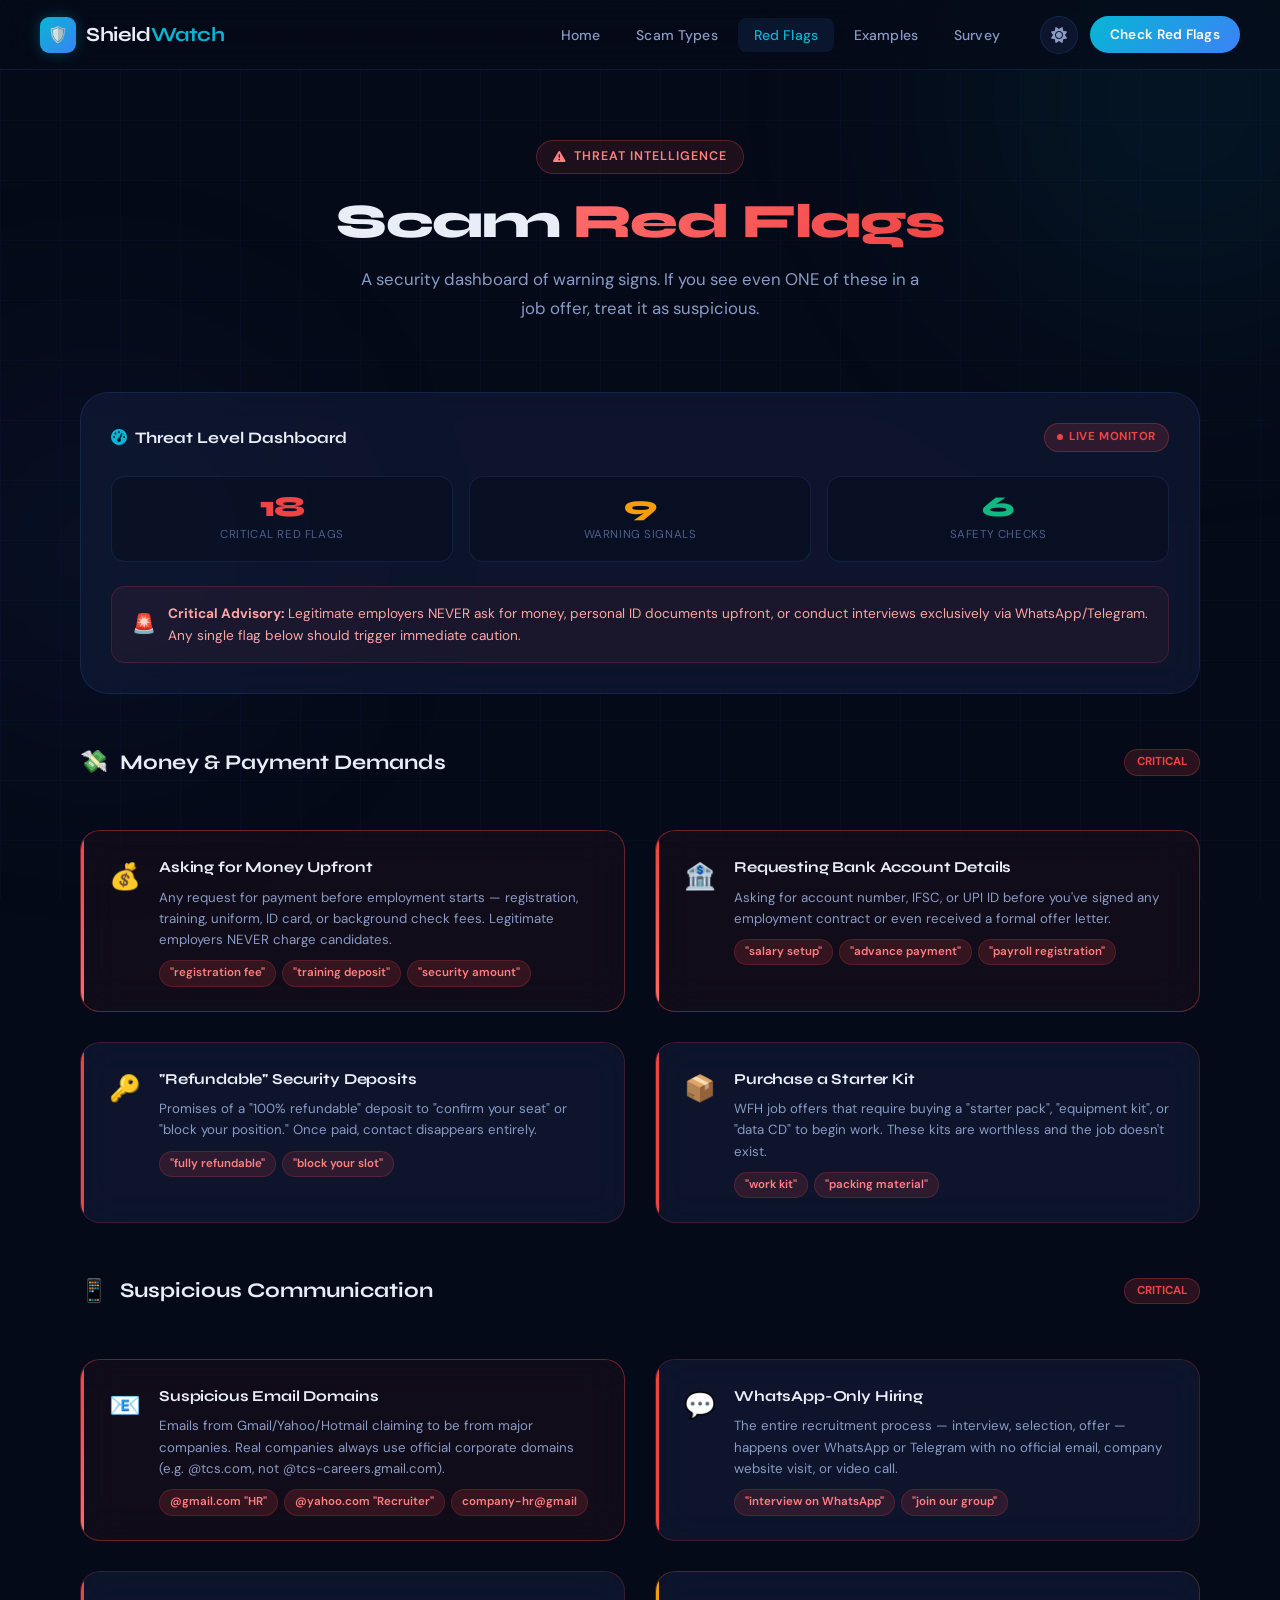
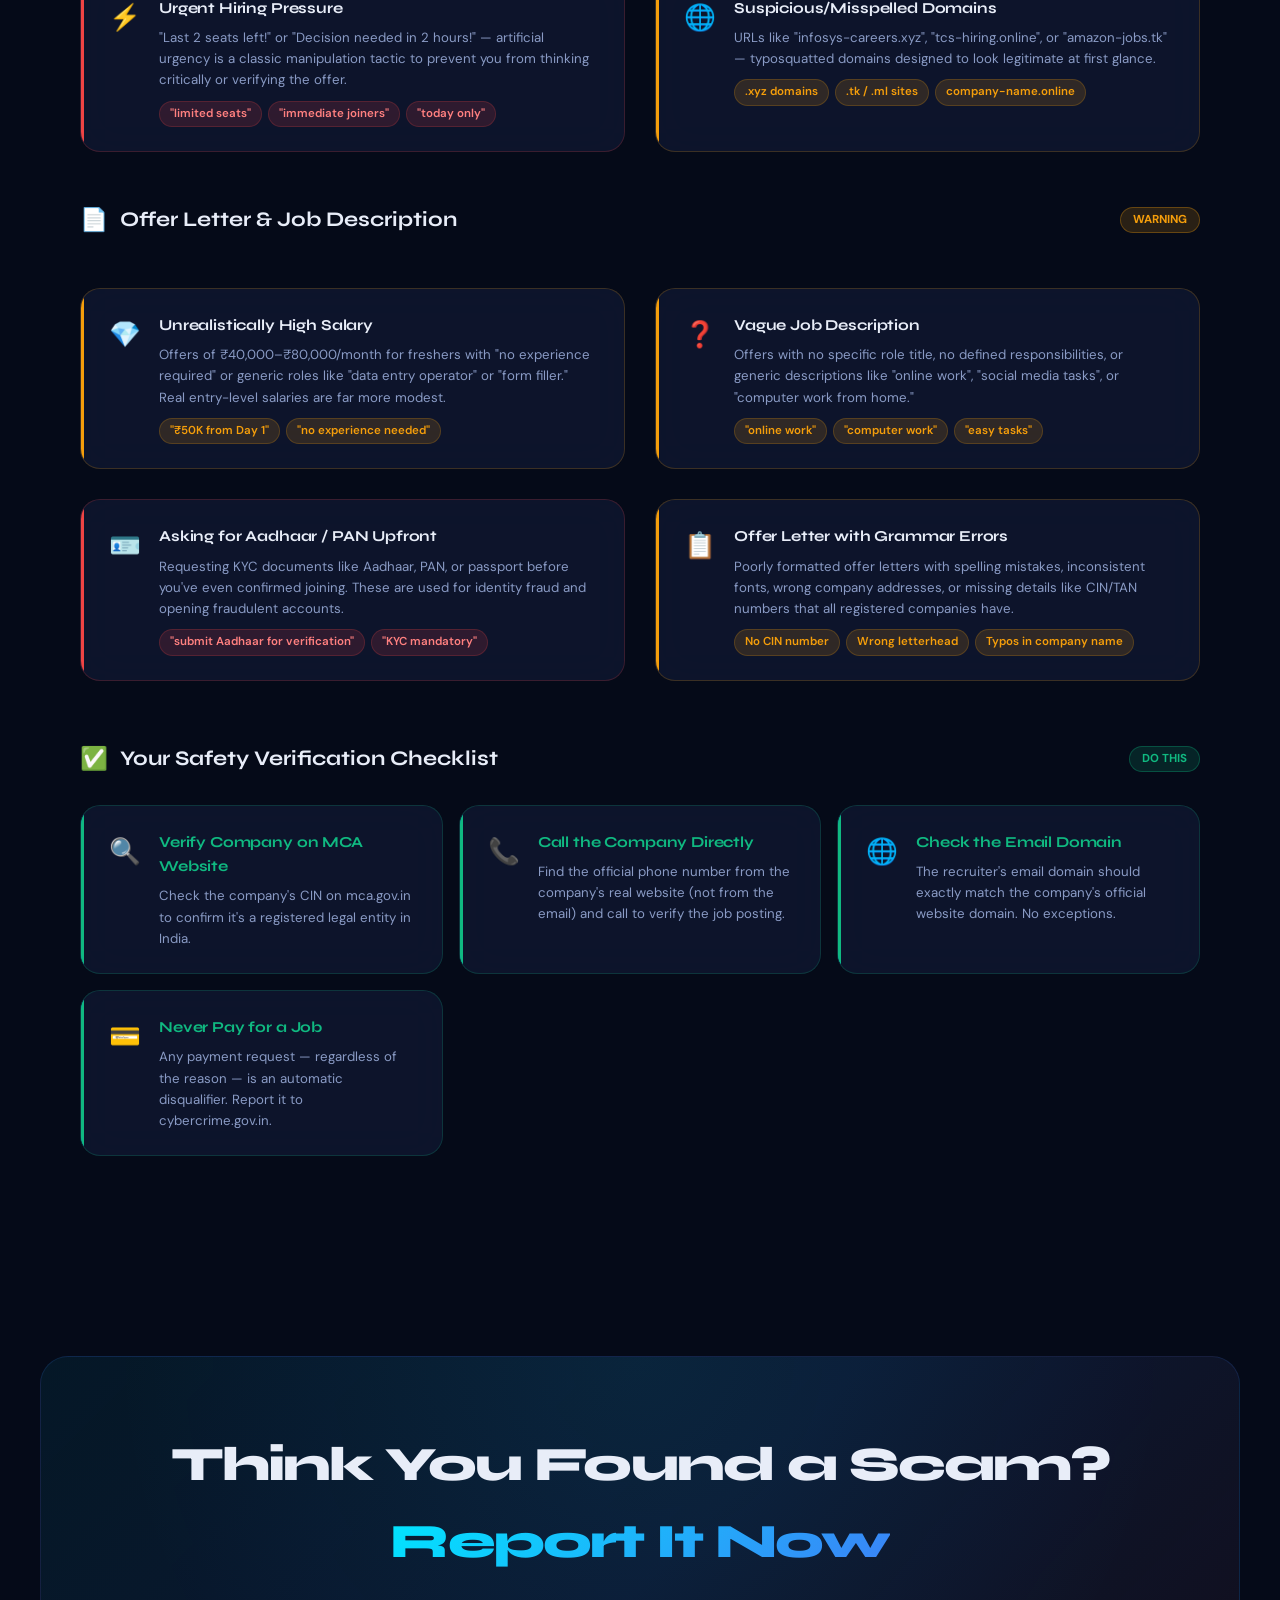
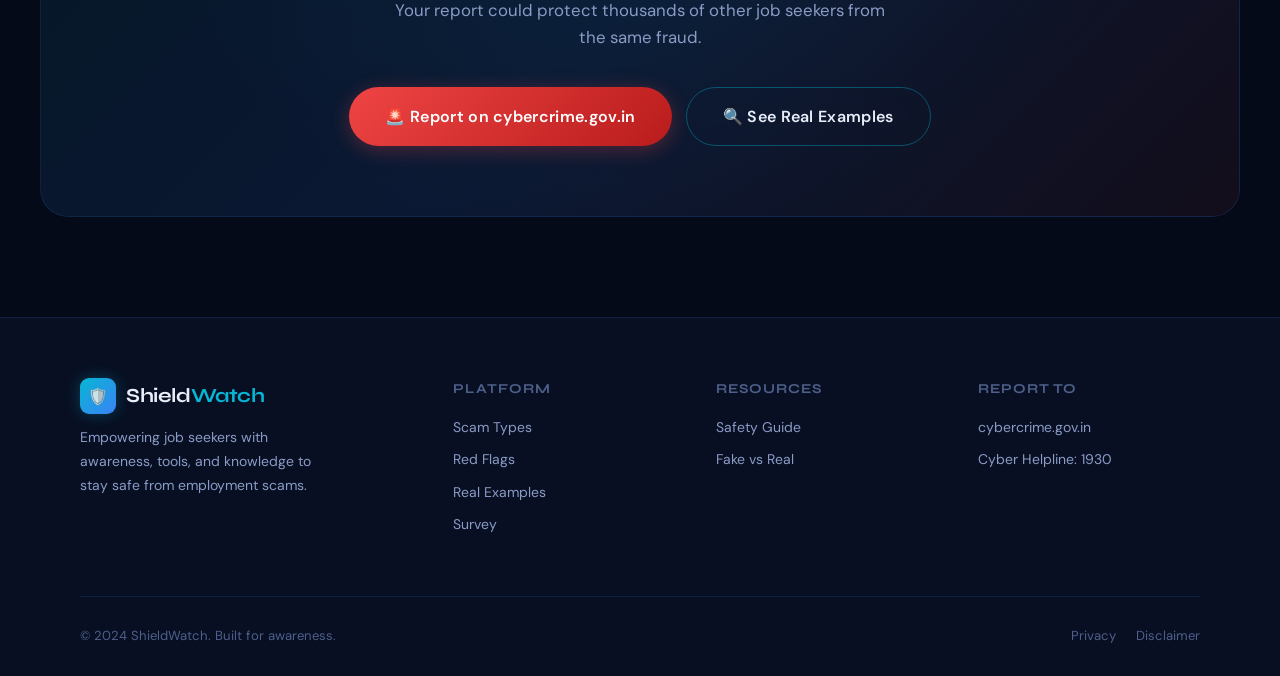
<file: redflags.html>
<!DOCTYPE html>
<html lang="en" data-theme="dark">
<head>
  <meta charset="UTF-8" />
  <meta name="viewport" content="width=device-width, initial-scale=1.0" />
  <title>Red Flags — ShieldWatch</title>
  <link rel="stylesheet" href="css/style.css" />
  <link rel="stylesheet" href="https://cdnjs.cloudflare.com/ajax/libs/font-awesome/6.5.0/css/all.min.css" />
</head>
<body>
<div class="bg-grid"></div>
<div class="bg-orb bg-orb-1"></div>
<div class="bg-orb bg-orb-2"></div>
<div class="toast-container"></div>
<button class="scroll-top"><i class="fa-solid fa-chevron-up"></i></button>

<nav class="navbar">
  <a href="index.html" class="nav-brand"><div class="brand-icon">🛡️</div><span class="brand-text">Shield<span class="brand-dot">Watch</span></span></a>
  <ul class="nav-links">
    <li><a href="index.html">Home</a></li>
    <li><a href="scams.html">Scam Types</a></li>
    <li><a href="redflags.html">Red Flags</a></li>
    <li><a href="examples.html">Examples</a></li>
    <li><a href="survey.html">Survey</a></li>
  </ul>
  <div class="nav-actions">
    <button class="theme-toggle"><i class="fa-solid fa-sun"></i></button>
    <a href="redflags.html" class="btn-nav-cta">Check Red Flags</a>
  </div>
  <button class="hamburger"><span></span><span></span><span></span></button>
</nav>
<div class="mobile-nav">
  <a href="index.html">🏠 Home</a><a href="scams.html">⚠️ Scam Types</a><a href="redflags.html">🚩 Red Flags</a><a href="examples.html">🔍 Examples</a><a href="survey.html">📊 Survey</a>
</div>

<!-- Page Hero -->
<div class="page-hero">
  <div class="container">
    <span class="section-label" style="background:rgba(239,68,68,0.1);border-color:rgba(239,68,68,0.3);color:#ff8080"><i class="fa-solid fa-triangle-exclamation"></i> THREAT INTELLIGENCE</span>
    <h1 class="section-title">Scam <span class="text-danger-grad">Red Flags</span></h1>
    <p class="section-subtitle" style="margin:16px auto 0">A security dashboard of warning signs. If you see even ONE of these in a job offer, treat it as suspicious.</p>
  </div>
</div>

<section class="section" style="padding-top:0">
  <div class="container">

    <!-- Threat Dashboard -->
    <div class="flag-dashboard reveal">
      <div class="dash-header">
        <span class="dash-title"><i class="fa-solid fa-gauge-high" style="color:var(--accent-cyan)"></i> &nbsp;Threat Level Dashboard</span>
        <span class="live-badge"><span class="live-dot"></span> Live Monitor</span>
      </div>
      <div class="threat-meter">
        <div class="meter-item">
          <span class="meter-value" style="color:var(--danger)" data-target="18" data-suffix="">0</span>
          <span class="meter-label">Critical Red Flags</span>
        </div>
        <div class="meter-item">
          <span class="meter-value" style="color:var(--warning)" data-target="9" data-suffix="">0</span>
          <span class="meter-label">Warning Signals</span>
        </div>
        <div class="meter-item">
          <span class="meter-value" style="color:var(--success)" data-target="6" data-suffix="">0</span>
          <span class="meter-label">Safety Checks</span>
        </div>
      </div>
      <div style="padding:16px 20px;background:rgba(239,68,68,0.06);border:1px solid rgba(239,68,68,0.2);border-radius:var(--radius);font-size:0.85rem;color:#fca5a5;display:flex;align-items:center;gap:12px">
        <span style="font-size:1.2rem">🚨</span>
        <div><strong>Critical Advisory:</strong> Legitimate employers NEVER ask for money, personal ID documents upfront, or conduct interviews exclusively via WhatsApp/Telegram. Any single flag below should trigger immediate caution.</div>
      </div>
    </div>

    <!-- Section: Money Demands -->
    <div class="reveal" style="margin-bottom:30px">
      <div style="display:flex;align-items:center;gap:12px;margin-bottom:20px">
        <span style="font-size:1.4rem">💸</span>
        <h2 style="font-family:var(--font-display);font-size:1.3rem;font-weight:700">Money & Payment Demands</h2>
        <span style="margin-left:auto;padding:3px 12px;background:var(--danger-dim);border:1px solid rgba(239,68,68,0.3);border-radius:50px;font-size:0.72rem;font-weight:700;color:var(--danger)">CRITICAL</span>
      </div>
    </div>

    <div class="flags-layout reveal">
      <div class="flag-alert-card flag-critical">
        <span class="flag-icon">💰</span>
        <div class="flag-content">
          <h4>Asking for Money Upfront</h4>
          <p>Any request for payment before employment starts — registration, training, uniform, ID card, or background check fees. Legitimate employers NEVER charge candidates.</p>
          <div class="flag-keywords">
            <span class="flag-kw">"registration fee"</span>
            <span class="flag-kw">"training deposit"</span>
            <span class="flag-kw">"security amount"</span>
          </div>
        </div>
      </div>

      <div class="flag-alert-card flag-critical">
        <span class="flag-icon">🏦</span>
        <div class="flag-content">
          <h4>Requesting Bank Account Details</h4>
          <p>Asking for account number, IFSC, or UPI ID before you've signed any employment contract or even received a formal offer letter.</p>
          <div class="flag-keywords">
            <span class="flag-kw">"salary setup"</span>
            <span class="flag-kw">"advance payment"</span>
            <span class="flag-kw">"payroll registration"</span>
          </div>
        </div>
      </div>

      <div class="flag-alert-card flag-danger">
        <span class="flag-icon">🔑</span>
        <div class="flag-content">
          <h4>"Refundable" Security Deposits</h4>
          <p>Promises of a "100% refundable" deposit to "confirm your seat" or "block your position." Once paid, contact disappears entirely.</p>
          <div class="flag-keywords">
            <span class="flag-kw">"fully refundable"</span>
            <span class="flag-kw">"block your slot"</span>
          </div>
        </div>
      </div>

      <div class="flag-alert-card flag-danger">
        <span class="flag-icon">📦</span>
        <div class="flag-content">
          <h4>Purchase a Starter Kit</h4>
          <p>WFH job offers that require buying a "starter pack", "equipment kit", or "data CD" to begin work. These kits are worthless and the job doesn't exist.</p>
          <div class="flag-keywords">
            <span class="flag-kw">"work kit"</span>
            <span class="flag-kw">"packing material"</span>
          </div>
        </div>
      </div>
    </div>

    <!-- Section: Communication -->
    <div class="reveal" style="margin:50px 0 20px">
      <div style="display:flex;align-items:center;gap:12px;margin-bottom:20px">
        <span style="font-size:1.4rem">📱</span>
        <h2 style="font-family:var(--font-display);font-size:1.3rem;font-weight:700">Suspicious Communication</h2>
        <span style="margin-left:auto;padding:3px 12px;background:var(--danger-dim);border:1px solid rgba(239,68,68,0.3);border-radius:50px;font-size:0.72rem;font-weight:700;color:var(--danger)">CRITICAL</span>
      </div>
    </div>

    <div class="flags-layout reveal">
      <div class="flag-alert-card flag-critical">
        <span class="flag-icon">📧</span>
        <div class="flag-content">
          <h4>Suspicious Email Domains</h4>
          <p>Emails from Gmail/Yahoo/Hotmail claiming to be from major companies. Real companies always use official corporate domains (e.g. @tcs.com, not @tcs-careers.gmail.com).</p>
          <div class="flag-keywords">
            <span class="flag-kw">@gmail.com "HR"</span>
            <span class="flag-kw">@yahoo.com "Recruiter"</span>
            <span class="flag-kw">company-hr@gmail</span>
          </div>
        </div>
      </div>

      <div class="flag-alert-card flag-danger">
        <span class="flag-icon">💬</span>
        <div class="flag-content">
          <h4>WhatsApp-Only Hiring</h4>
          <p>The entire recruitment process — interview, selection, offer — happens over WhatsApp or Telegram with no official email, company website visit, or video call.</p>
          <div class="flag-keywords">
            <span class="flag-kw">"interview on WhatsApp"</span>
            <span class="flag-kw">"join our group"</span>
          </div>
        </div>
      </div>

      <div class="flag-alert-card flag-danger">
        <span class="flag-icon">⚡</span>
        <div class="flag-content">
          <h4>Urgent Hiring Pressure</h4>
          <p>"Last 2 seats left!" or "Decision needed in 2 hours!" — artificial urgency is a classic manipulation tactic to prevent you from thinking critically or verifying the offer.</p>
          <div class="flag-keywords">
            <span class="flag-kw">"limited seats"</span>
            <span class="flag-kw">"immediate joiners"</span>
            <span class="flag-kw">"today only"</span>
          </div>
        </div>
      </div>

      <div class="flag-alert-card flag-warning">
        <span class="flag-icon">🌐</span>
        <div class="flag-content">
          <h4>Suspicious/Misspelled Domains</h4>
          <p>URLs like "infosys-careers.xyz", "tcs-hiring.online", or "amazon-jobs.tk" — typosquatted domains designed to look legitimate at first glance.</p>
          <div class="flag-keywords">
            <span class="flag-kw-warning">.xyz domains</span>
            <span class="flag-kw-warning">.tk / .ml sites</span>
            <span class="flag-kw-warning">company-name.online</span>
          </div>
        </div>
      </div>
    </div>

    <!-- Section: Offer Red Flags -->
    <div class="reveal" style="margin:50px 0 20px">
      <div style="display:flex;align-items:center;gap:12px;margin-bottom:20px">
        <span style="font-size:1.4rem">📄</span>
        <h2 style="font-family:var(--font-display);font-size:1.3rem;font-weight:700">Offer Letter & Job Description</h2>
        <span style="margin-left:auto;padding:3px 12px;background:var(--warning-dim);border:1px solid rgba(245,158,11,0.3);border-radius:50px;font-size:0.72rem;font-weight:700;color:var(--warning)">WARNING</span>
      </div>
    </div>

    <div class="flags-layout reveal">
      <div class="flag-alert-card flag-warning">
        <span class="flag-icon">💎</span>
        <div class="flag-content">
          <h4>Unrealistically High Salary</h4>
          <p>Offers of ₹40,000–₹80,000/month for freshers with "no experience required" or generic roles like "data entry operator" or "form filler." Real entry-level salaries are far more modest.</p>
          <div class="flag-keywords">
            <span class="flag-kw-warning">"₹50K from Day 1"</span>
            <span class="flag-kw-warning">"no experience needed"</span>
          </div>
        </div>
      </div>

      <div class="flag-alert-card flag-warning">
        <span class="flag-icon">❓</span>
        <div class="flag-content">
          <h4>Vague Job Description</h4>
          <p>Offers with no specific role title, no defined responsibilities, or generic descriptions like "online work", "social media tasks", or "computer work from home."</p>
          <div class="flag-keywords">
            <span class="flag-kw-warning">"online work"</span>
            <span class="flag-kw-warning">"computer work"</span>
            <span class="flag-kw-warning">"easy tasks"</span>
          </div>
        </div>
      </div>

      <div class="flag-alert-card flag-danger">
        <span class="flag-icon">🪪</span>
        <div class="flag-content">
          <h4>Asking for Aadhaar / PAN Upfront</h4>
          <p>Requesting KYC documents like Aadhaar, PAN, or passport before you've even confirmed joining. These are used for identity fraud and opening fraudulent accounts.</p>
          <div class="flag-keywords">
            <span class="flag-kw">"submit Aadhaar for verification"</span>
            <span class="flag-kw">"KYC mandatory"</span>
          </div>
        </div>
      </div>

      <div class="flag-alert-card flag-warning">
        <span class="flag-icon">📋</span>
        <div class="flag-content">
          <h4>Offer Letter with Grammar Errors</h4>
          <p>Poorly formatted offer letters with spelling mistakes, inconsistent fonts, wrong company addresses, or missing details like CIN/TAN numbers that all registered companies have.</p>
          <div class="flag-keywords">
            <span class="flag-kw-warning">No CIN number</span>
            <span class="flag-kw-warning">Wrong letterhead</span>
            <span class="flag-kw-warning">Typos in company name</span>
          </div>
        </div>
      </div>
    </div>

    <!-- Safety Checklist -->
    <div class="reveal" style="margin-top:60px">
      <div style="display:flex;align-items:center;gap:12px;margin-bottom:28px">
        <span style="font-size:1.4rem">✅</span>
        <h2 style="font-family:var(--font-display);font-size:1.3rem;font-weight:700">Your Safety Verification Checklist</h2>
        <span style="margin-left:auto;padding:3px 12px;background:var(--success-dim);border:1px solid rgba(16,185,129,0.3);border-radius:50px;font-size:0.72rem;font-weight:700;color:var(--success)">DO THIS</span>
      </div>

      <div style="display:grid;grid-template-columns:repeat(auto-fit,minmax(300px,1fr));gap:16px">
        <div class="flag-alert-card" style="border:1px solid rgba(16,185,129,0.2)">
          <div style="position:absolute;left:0;top:0;bottom:0;width:3px;background:var(--success);border-radius:0 2px 2px 0"></div>
          <span class="flag-icon">🔍</span>
          <div class="flag-content">
            <h4 style="color:var(--success)">Verify Company on MCA Website</h4>
            <p>Check the company's CIN on mca.gov.in to confirm it's a registered legal entity in India.</p>
          </div>
        </div>
        <div class="flag-alert-card" style="border:1px solid rgba(16,185,129,0.2)">
          <div style="position:absolute;left:0;top:0;bottom:0;width:3px;background:var(--success);border-radius:0 2px 2px 0"></div>
          <span class="flag-icon">📞</span>
          <div class="flag-content">
            <h4 style="color:var(--success)">Call the Company Directly</h4>
            <p>Find the official phone number from the company's real website (not from the email) and call to verify the job posting.</p>
          </div>
        </div>
        <div class="flag-alert-card" style="border:1px solid rgba(16,185,129,0.2)">
          <div style="position:absolute;left:0;top:0;bottom:0;width:3px;background:var(--success);border-radius:0 2px 2px 0"></div>
          <span class="flag-icon">🌐</span>
          <div class="flag-content">
            <h4 style="color:var(--success)">Check the Email Domain</h4>
            <p>The recruiter's email domain should exactly match the company's official website domain. No exceptions.</p>
          </div>
        </div>
        <div class="flag-alert-card" style="border:1px solid rgba(16,185,129,0.2)">
          <div style="position:absolute;left:0;top:0;bottom:0;width:3px;background:var(--success);border-radius:0 2px 2px 0"></div>
          <span class="flag-icon">💳</span>
          <div class="flag-content">
            <h4 style="color:var(--success)">Never Pay for a Job</h4>
            <p>Any payment request — regardless of the reason — is an automatic disqualifier. Report it to cybercrime.gov.in.</p>
          </div>
        </div>
      </div>
    </div>

  </div>
</section>

<section class="section">
  <div class="cta-banner reveal">
    <div style="position:relative;z-index:1">
      <h2>Think You Found a Scam?<br><span class="text-gradient">Report It Now</span></h2>
      <p>Your report could protect thousands of other job seekers from the same fraud.</p>
      <div class="cta-actions">
        <a href="https://cybercrime.gov.in" target="_blank" class="btn btn-danger btn-lg">🚨 Report on cybercrime.gov.in</a>
        <a href="examples.html" class="btn btn-outline btn-lg">🔍 See Real Examples</a>
      </div>
    </div>
  </div>
</section>

<footer>
  <div class="container">
    <div class="footer-grid">
      <div class="footer-brand"><a href="index.html" class="nav-brand"><div class="brand-icon">🛡️</div><span class="brand-text">Shield<span class="brand-dot">Watch</span></span></a><p>Empowering job seekers with awareness, tools, and knowledge to stay safe from employment scams.</p></div>
      <div class="footer-col"><h5>Platform</h5><a href="scams.html">Scam Types</a><a href="redflags.html">Red Flags</a><a href="examples.html">Real Examples</a><a href="survey.html">Survey</a></div>
      <div class="footer-col"><h5>Resources</h5><a href="redflags.html">Safety Guide</a><a href="examples.html">Fake vs Real</a></div>
      <div class="footer-col"><h5>Report to</h5><a href="https://cybercrime.gov.in" target="_blank">cybercrime.gov.in</a><a href="tel:1930">Cyber Helpline: 1930</a></div>
    </div>
    <div class="footer-bottom"><p>© 2024 ShieldWatch. Built for awareness.</p><div class="footer-bottom-links"><a href="#">Privacy</a><a href="#">Disclaimer</a></div></div>
  </div>
</footer>

<script src="js/script.js"></script>
</body>
</html>
</file>
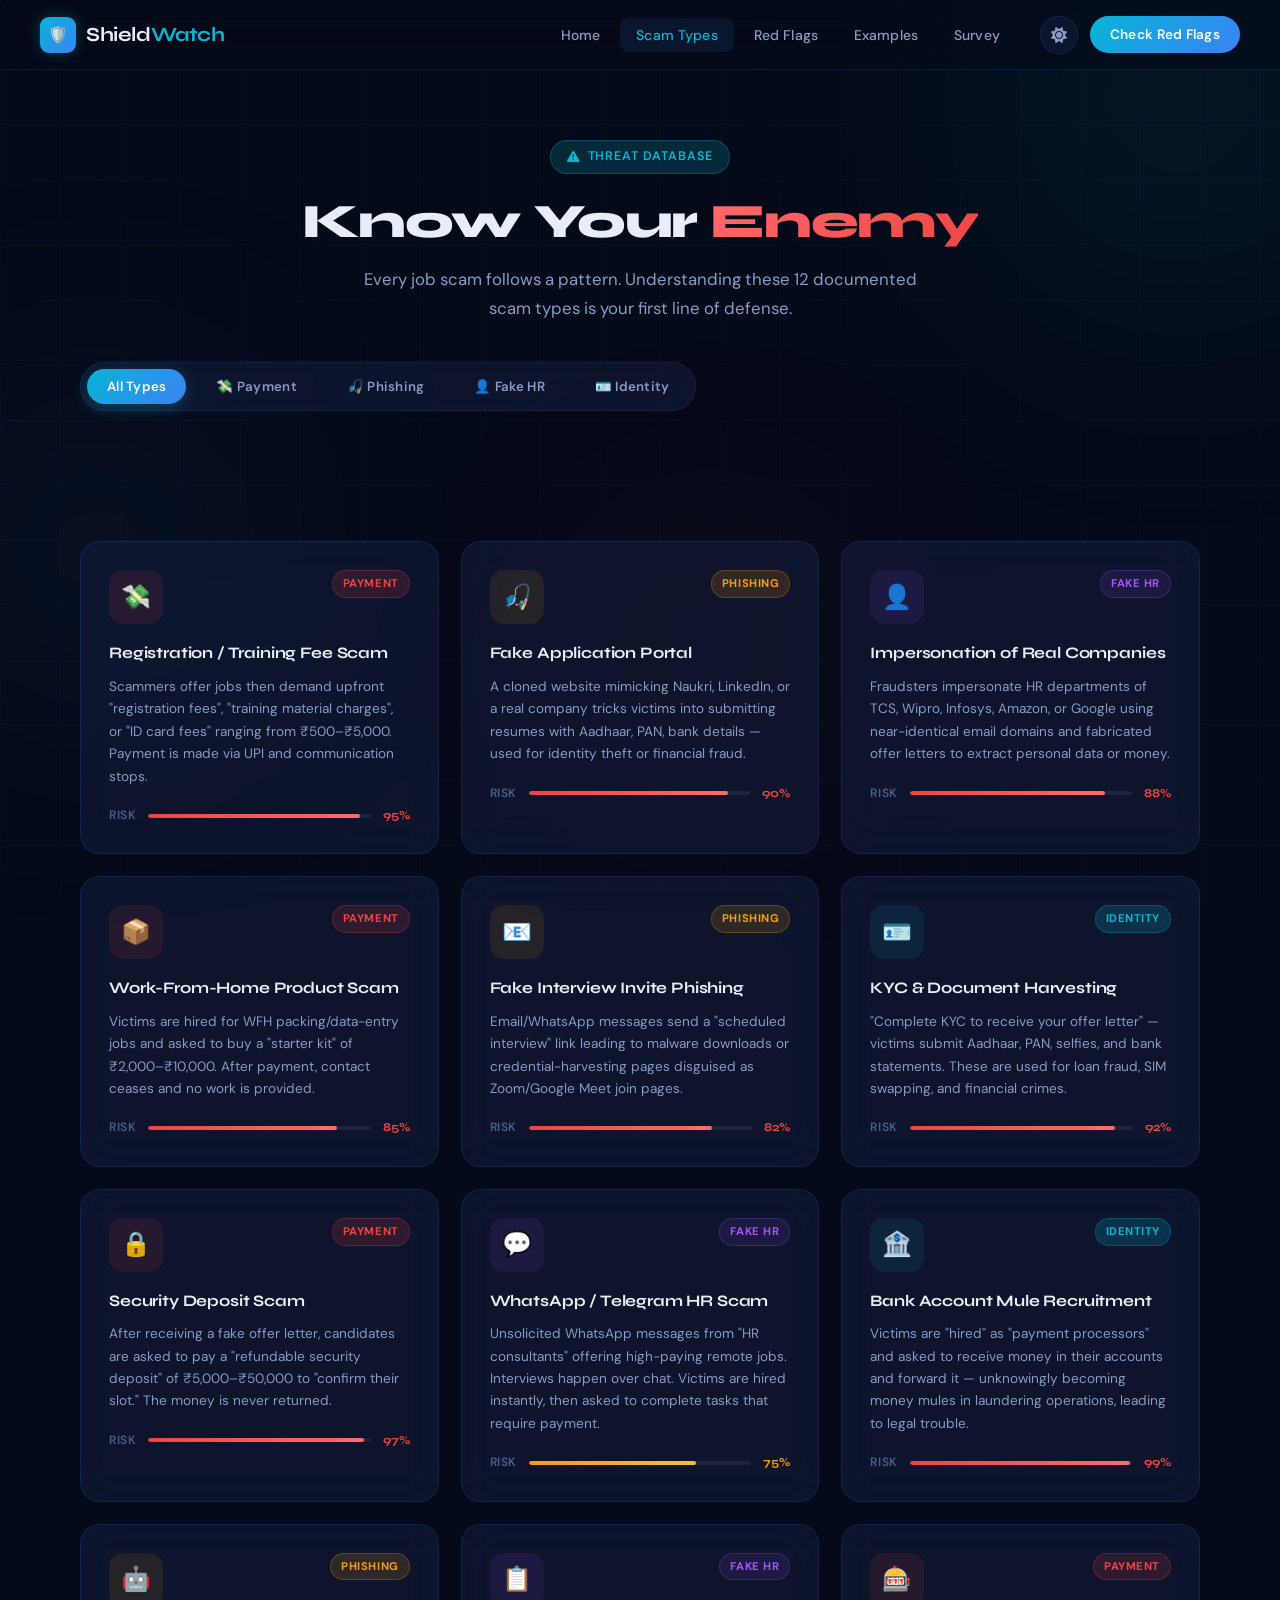
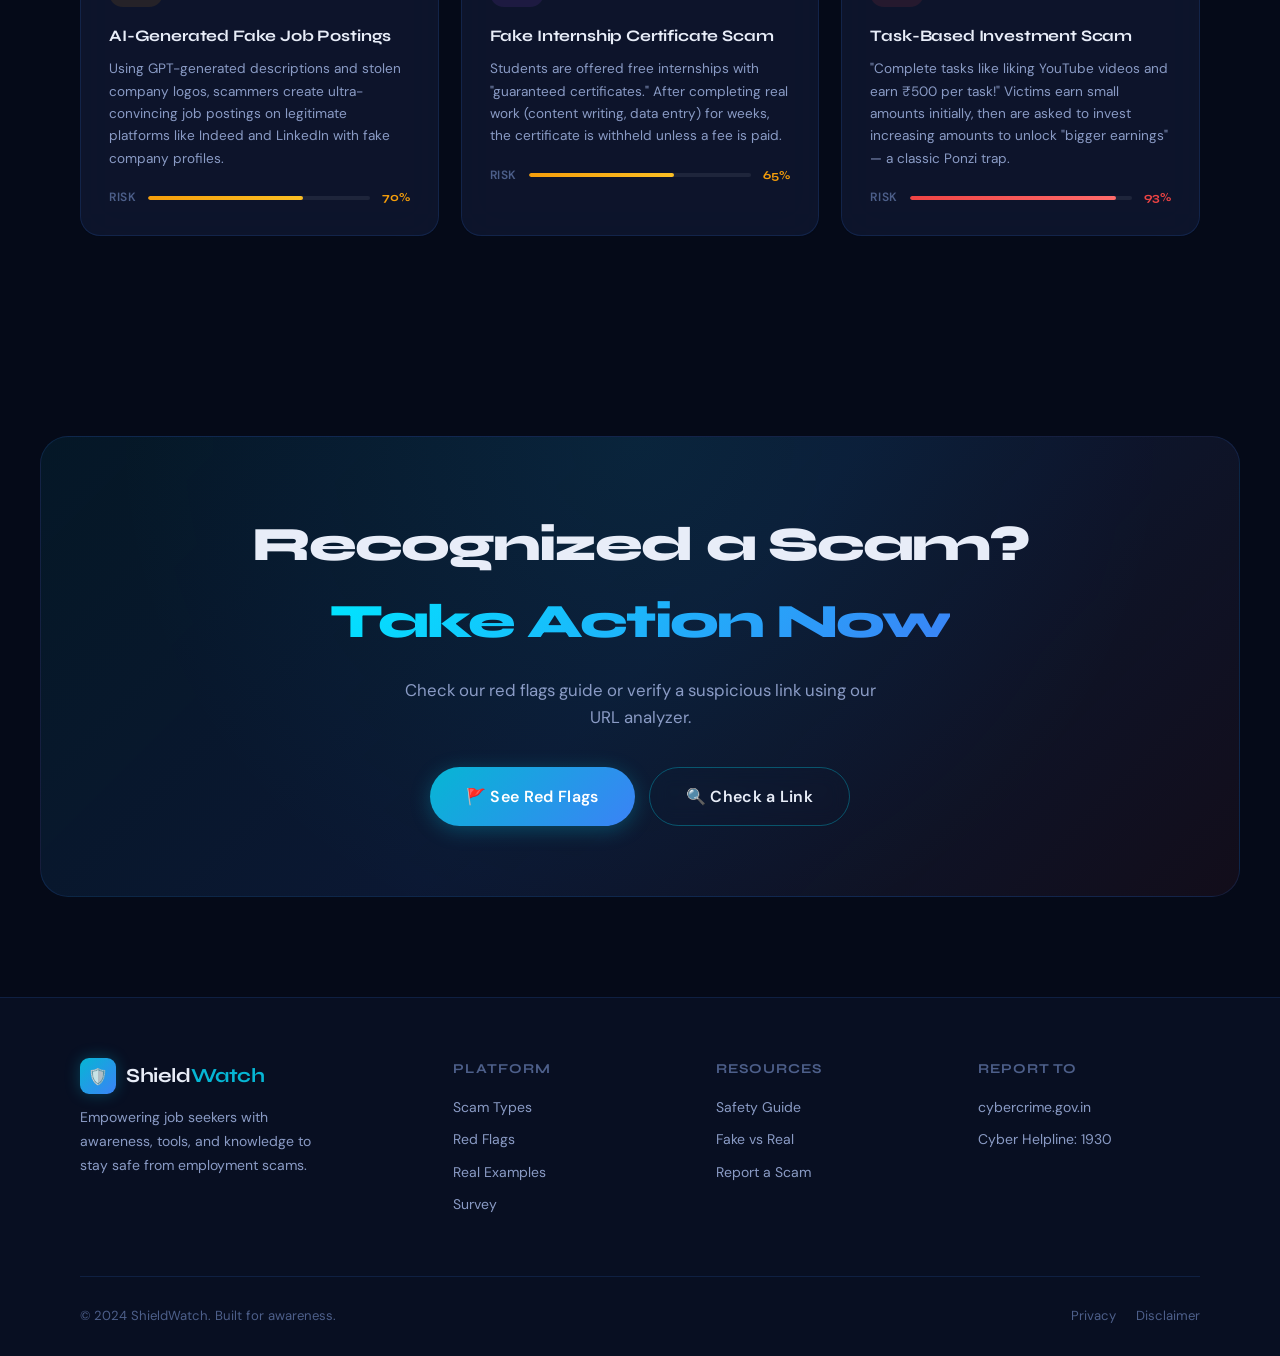
<file: scams.html>
<!DOCTYPE html>
<html lang="en" data-theme="dark">
<head>
  <meta charset="UTF-8" />
  <meta name="viewport" content="width=device-width, initial-scale=1.0" />
  <title>Scam Types — ShieldWatch</title>
  <link rel="stylesheet" href="css/style.css" />
  <link rel="stylesheet" href="https://cdnjs.cloudflare.com/ajax/libs/font-awesome/6.5.0/css/all.min.css" />
</head>
<body>

<div class="bg-grid"></div>
<div class="bg-orb bg-orb-1"></div>
<div class="bg-orb bg-orb-2"></div>
<div class="bg-orb bg-orb-3"></div>
<div class="toast-container"></div>
<button class="scroll-top" aria-label="Scroll to top"><i class="fa-solid fa-chevron-up"></i></button>

<!-- Navbar -->
<nav class="navbar">
  <a href="index.html" class="nav-brand">
    <div class="brand-icon">🛡️</div>
    <span class="brand-text">Shield<span class="brand-dot">Watch</span></span>
  </a>
  <ul class="nav-links">
    <li><a href="index.html">Home</a></li>
    <li><a href="scams.html">Scam Types</a></li>
    <li><a href="redflags.html">Red Flags</a></li>
    <li><a href="examples.html">Examples</a></li>
    <li><a href="survey.html">Survey</a></li>
  </ul>
  <div class="nav-actions">
    <button class="theme-toggle" aria-label="Toggle theme"><i class="fa-solid fa-sun"></i></button>
    <a href="redflags.html" class="btn-nav-cta">Check Red Flags</a>
  </div>
  <button class="hamburger"><span></span><span></span><span></span></button>
</nav>
<div class="mobile-nav">
  <a href="index.html">🏠 Home</a>
  <a href="scams.html">⚠️ Scam Types</a>
  <a href="redflags.html">🚩 Red Flags</a>
  <a href="examples.html">🔍 Examples</a>
  <a href="survey.html">📊 Survey</a>
</div>

<!-- Page Hero -->
<div class="page-hero">
  <div class="container">
    <span class="section-label"><i class="fa-solid fa-triangle-exclamation"></i> THREAT DATABASE</span>
    <h1 class="section-title">Know Your <span class="text-danger-grad">Enemy</span></h1>
    <p class="section-subtitle" style="margin: 16px auto 0">Every job scam follows a pattern. Understanding these 12 documented scam types is your first line of defense.</p>

    <!-- Filter Bar -->
    <div style="margin-top:36px">
      <div class="filter-bar">
        <button class="filter-btn active" data-filter="all">All Types</button>
        <button class="filter-btn" data-filter="payment">💸 Payment</button>
        <button class="filter-btn" data-filter="phishing">🎣 Phishing</button>
        <button class="filter-btn" data-filter="fakehr">👤 Fake HR</button>
        <button class="filter-btn" data-filter="identity">🪪 Identity</button>
      </div>
    </div>
  </div>
</div>

<!-- Scams Grid -->
<section class="section" style="padding-top:20px">
  <div class="container">
    <div class="scams-grid">

      <!-- 1 -->
      <div class="scam-card reveal" data-category="payment">
        <div class="scam-card-header">
          <div class="scam-icon-wrap" style="background:rgba(239,68,68,0.1)">💸</div>
          <span class="scam-category-badge badge-payment">Payment</span>
        </div>
        <h3>Registration / Training Fee Scam</h3>
        <p>Scammers offer jobs then demand upfront "registration fees", "training material charges", or "ID card fees" ranging from ₹500–₹5,000. Payment is made via UPI and communication stops.</p>
        <div class="scam-risk risk-high">
          <span class="risk-label">Risk</span>
          <div class="risk-bar-wrap">
            <div class="risk-bar" data-width="95%" style="width:0%"></div>
          </div>
          <span class="risk-percent">95%</span>
        </div>
      </div>

      <!-- 2 -->
      <div class="scam-card reveal reveal-delay-1" data-category="phishing">
        <div class="scam-card-header">
          <div class="scam-icon-wrap" style="background:rgba(245,158,11,0.1)">🎣</div>
          <span class="scam-category-badge badge-phishing">Phishing</span>
        </div>
        <h3>Fake Application Portal</h3>
        <p>A cloned website mimicking Naukri, LinkedIn, or a real company tricks victims into submitting resumes with Aadhaar, PAN, bank details — used for identity theft or financial fraud.</p>
        <div class="scam-risk risk-high">
          <span class="risk-label">Risk</span>
          <div class="risk-bar-wrap">
            <div class="risk-bar" data-width="90%" style="width:0%"></div>
          </div>
          <span class="risk-percent">90%</span>
        </div>
      </div>

      <!-- 3 -->
      <div class="scam-card reveal reveal-delay-2" data-category="fakehr">
        <div class="scam-card-header">
          <div class="scam-icon-wrap" style="background:rgba(168,85,247,0.1)">👤</div>
          <span class="scam-category-badge badge-fakehr">Fake HR</span>
        </div>
        <h3>Impersonation of Real Companies</h3>
        <p>Fraudsters impersonate HR departments of TCS, Wipro, Infosys, Amazon, or Google using near-identical email domains and fabricated offer letters to extract personal data or money.</p>
        <div class="scam-risk risk-high">
          <span class="risk-label">Risk</span>
          <div class="risk-bar-wrap">
            <div class="risk-bar" data-width="88%" style="width:0%"></div>
          </div>
          <span class="risk-percent">88%</span>
        </div>
      </div>

      <!-- 4 -->
      <div class="scam-card reveal" data-category="payment">
        <div class="scam-card-header">
          <div class="scam-icon-wrap" style="background:rgba(239,68,68,0.1)">📦</div>
          <span class="scam-category-badge badge-payment">Payment</span>
        </div>
        <h3>Work-From-Home Product Scam</h3>
        <p>Victims are hired for WFH packing/data-entry jobs and asked to buy a "starter kit" of ₹2,000–₹10,000. After payment, contact ceases and no work is provided.</p>
        <div class="scam-risk risk-high">
          <span class="risk-label">Risk</span>
          <div class="risk-bar-wrap">
            <div class="risk-bar" data-width="85%" style="width:0%"></div>
          </div>
          <span class="risk-percent">85%</span>
        </div>
      </div>

      <!-- 5 -->
      <div class="scam-card reveal reveal-delay-1" data-category="phishing">
        <div class="scam-card-header">
          <div class="scam-icon-wrap" style="background:rgba(245,158,11,0.1)">📧</div>
          <span class="scam-category-badge badge-phishing">Phishing</span>
        </div>
        <h3>Fake Interview Invite Phishing</h3>
        <p>Email/WhatsApp messages send a "scheduled interview" link leading to malware downloads or credential-harvesting pages disguised as Zoom/Google Meet join pages.</p>
        <div class="scam-risk risk-high">
          <span class="risk-label">Risk</span>
          <div class="risk-bar-wrap">
            <div class="risk-bar" data-width="82%" style="width:0%"></div>
          </div>
          <span class="risk-percent">82%</span>
        </div>
      </div>

      <!-- 6 -->
      <div class="scam-card reveal reveal-delay-2" data-category="identity">
        <div class="scam-card-header">
          <div class="scam-icon-wrap" style="background:rgba(6,182,212,0.1)">🪪</div>
          <span class="scam-category-badge badge-identity">Identity</span>
        </div>
        <h3>KYC & Document Harvesting</h3>
        <p>"Complete KYC to receive your offer letter" — victims submit Aadhaar, PAN, selfies, and bank statements. These are used for loan fraud, SIM swapping, and financial crimes.</p>
        <div class="scam-risk risk-high">
          <span class="risk-label">Risk</span>
          <div class="risk-bar-wrap">
            <div class="risk-bar" data-width="92%" style="width:0%"></div>
          </div>
          <span class="risk-percent">92%</span>
        </div>
      </div>

      <!-- 7 -->
      <div class="scam-card reveal" data-category="payment">
        <div class="scam-card-header">
          <div class="scam-icon-wrap" style="background:rgba(239,68,68,0.1)">🔒</div>
          <span class="scam-category-badge badge-payment">Payment</span>
        </div>
        <h3>Security Deposit Scam</h3>
        <p>After receiving a fake offer letter, candidates are asked to pay a "refundable security deposit" of ₹5,000–₹50,000 to "confirm their slot." The money is never returned.</p>
        <div class="scam-risk risk-high">
          <span class="risk-label">Risk</span>
          <div class="risk-bar-wrap">
            <div class="risk-bar" data-width="97%" style="width:0%"></div>
          </div>
          <span class="risk-percent">97%</span>
        </div>
      </div>

      <!-- 8 -->
      <div class="scam-card reveal reveal-delay-1" data-category="fakehr">
        <div class="scam-card-header">
          <div class="scam-icon-wrap" style="background:rgba(168,85,247,0.1)">💬</div>
          <span class="scam-category-badge badge-fakehr">Fake HR</span>
        </div>
        <h3>WhatsApp / Telegram HR Scam</h3>
        <p>Unsolicited WhatsApp messages from "HR consultants" offering high-paying remote jobs. Interviews happen over chat. Victims are hired instantly, then asked to complete tasks that require payment.</p>
        <div class="scam-risk risk-medium">
          <span class="risk-label">Risk</span>
          <div class="risk-bar-wrap">
            <div class="risk-bar" data-width="75%" style="width:0%"></div>
          </div>
          <span class="risk-percent">75%</span>
        </div>
      </div>

      <!-- 9 -->
      <div class="scam-card reveal reveal-delay-2" data-category="identity">
        <div class="scam-card-header">
          <div class="scam-icon-wrap" style="background:rgba(6,182,212,0.1)">🏦</div>
          <span class="scam-category-badge badge-identity">Identity</span>
        </div>
        <h3>Bank Account Mule Recruitment</h3>
        <p>Victims are "hired" as "payment processors" and asked to receive money in their accounts and forward it — unknowingly becoming money mules in laundering operations, leading to legal trouble.</p>
        <div class="scam-risk risk-high">
          <span class="risk-label">Risk</span>
          <div class="risk-bar-wrap">
            <div class="risk-bar" data-width="99%" style="width:0%"></div>
          </div>
          <span class="risk-percent">99%</span>
        </div>
      </div>

      <!-- 10 -->
      <div class="scam-card reveal" data-category="phishing">
        <div class="scam-card-header">
          <div class="scam-icon-wrap" style="background:rgba(245,158,11,0.1)">🤖</div>
          <span class="scam-category-badge badge-phishing">Phishing</span>
        </div>
        <h3>AI-Generated Fake Job Postings</h3>
        <p>Using GPT-generated descriptions and stolen company logos, scammers create ultra-convincing job postings on legitimate platforms like Indeed and LinkedIn with fake company profiles.</p>
        <div class="scam-risk risk-medium">
          <span class="risk-label">Risk</span>
          <div class="risk-bar-wrap">
            <div class="risk-bar" data-width="70%" style="width:0%"></div>
          </div>
          <span class="risk-percent">70%</span>
        </div>
      </div>

      <!-- 11 -->
      <div class="scam-card reveal reveal-delay-1" data-category="fakehr">
        <div class="scam-card-header">
          <div class="scam-icon-wrap" style="background:rgba(168,85,247,0.1)">📋</div>
          <span class="scam-category-badge badge-fakehr">Fake HR</span>
        </div>
        <h3>Fake Internship Certificate Scam</h3>
        <p>Students are offered free internships with "guaranteed certificates." After completing real work (content writing, data entry) for weeks, the certificate is withheld unless a fee is paid.</p>
        <div class="scam-risk risk-medium">
          <span class="risk-label">Risk</span>
          <div class="risk-bar-wrap">
            <div class="risk-bar" data-width="65%" style="width:0%"></div>
          </div>
          <span class="risk-percent">65%</span>
        </div>
      </div>

      <!-- 12 -->
      <div class="scam-card reveal reveal-delay-2" data-category="payment">
        <div class="scam-card-header">
          <div class="scam-icon-wrap" style="background:rgba(239,68,68,0.1)">🎰</div>
          <span class="scam-category-badge badge-payment">Payment</span>
        </div>
        <h3>Task-Based Investment Scam</h3>
        <p>"Complete tasks like liking YouTube videos and earn ₹500 per task!" Victims earn small amounts initially, then are asked to invest increasing amounts to unlock "bigger earnings" — a classic Ponzi trap.</p>
        <div class="scam-risk risk-high">
          <span class="risk-label">Risk</span>
          <div class="risk-bar-wrap">
            <div class="risk-bar" data-width="93%" style="width:0%"></div>
          </div>
          <span class="risk-percent">93%</span>
        </div>
      </div>

    </div>
  </div>
</section>

<!-- CTA -->
<section class="section">
  <div class="cta-banner reveal">
    <div style="position:relative;z-index:1">
      <h2>Recognized a Scam?<br><span class="text-gradient">Take Action Now</span></h2>
      <p>Check our red flags guide or verify a suspicious link using our URL analyzer.</p>
      <div class="cta-actions">
        <a href="redflags.html" class="btn btn-primary btn-lg">🚩 See Red Flags</a>
        <a href="index.html#link-checker" class="btn btn-outline btn-lg">🔍 Check a Link</a>
      </div>
    </div>
  </div>
</section>

<footer>
  <div class="container">
    <div class="footer-grid">
      <div class="footer-brand">
        <a href="index.html" class="nav-brand"><div class="brand-icon">🛡️</div><span class="brand-text">Shield<span class="brand-dot">Watch</span></span></a>
        <p>Empowering job seekers with awareness, tools, and knowledge to stay safe from employment scams.</p>
      </div>
      <div class="footer-col"><h5>Platform</h5><a href="scams.html">Scam Types</a><a href="redflags.html">Red Flags</a><a href="examples.html">Real Examples</a><a href="survey.html">Survey</a></div>
      <div class="footer-col"><h5>Resources</h5><a href="redflags.html">Safety Guide</a><a href="examples.html">Fake vs Real</a><a href="survey.html">Report a Scam</a></div>
      <div class="footer-col"><h5>Report to</h5><a href="https://cybercrime.gov.in" target="_blank">cybercrime.gov.in</a><a href="tel:1930">Cyber Helpline: 1930</a></div>
    </div>
    <div class="footer-bottom">
      <p>© 2024 ShieldWatch. Built for awareness.</p>
      <div class="footer-bottom-links"><a href="#">Privacy</a><a href="#">Disclaimer</a></div>
    </div>
  </div>
</footer>

<script src="js/script.js"></script>
</body>
</html>
</file>
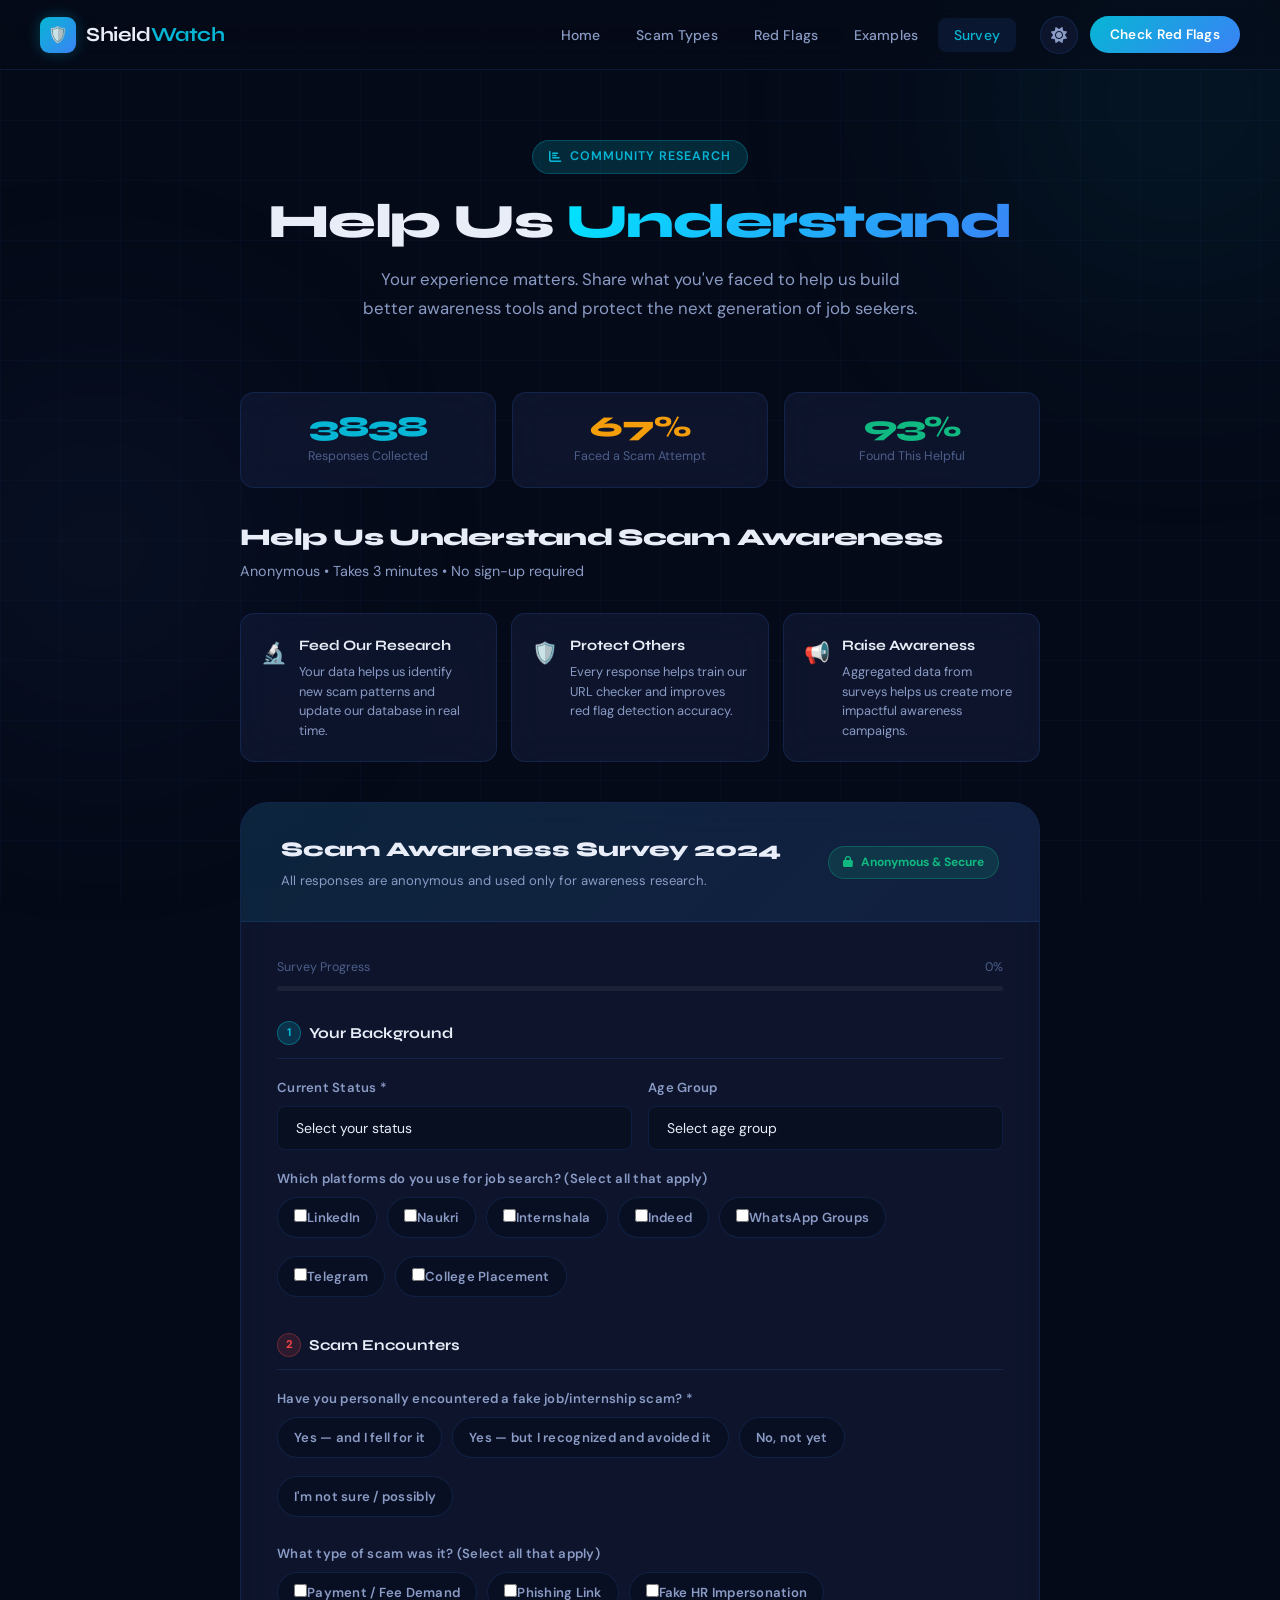
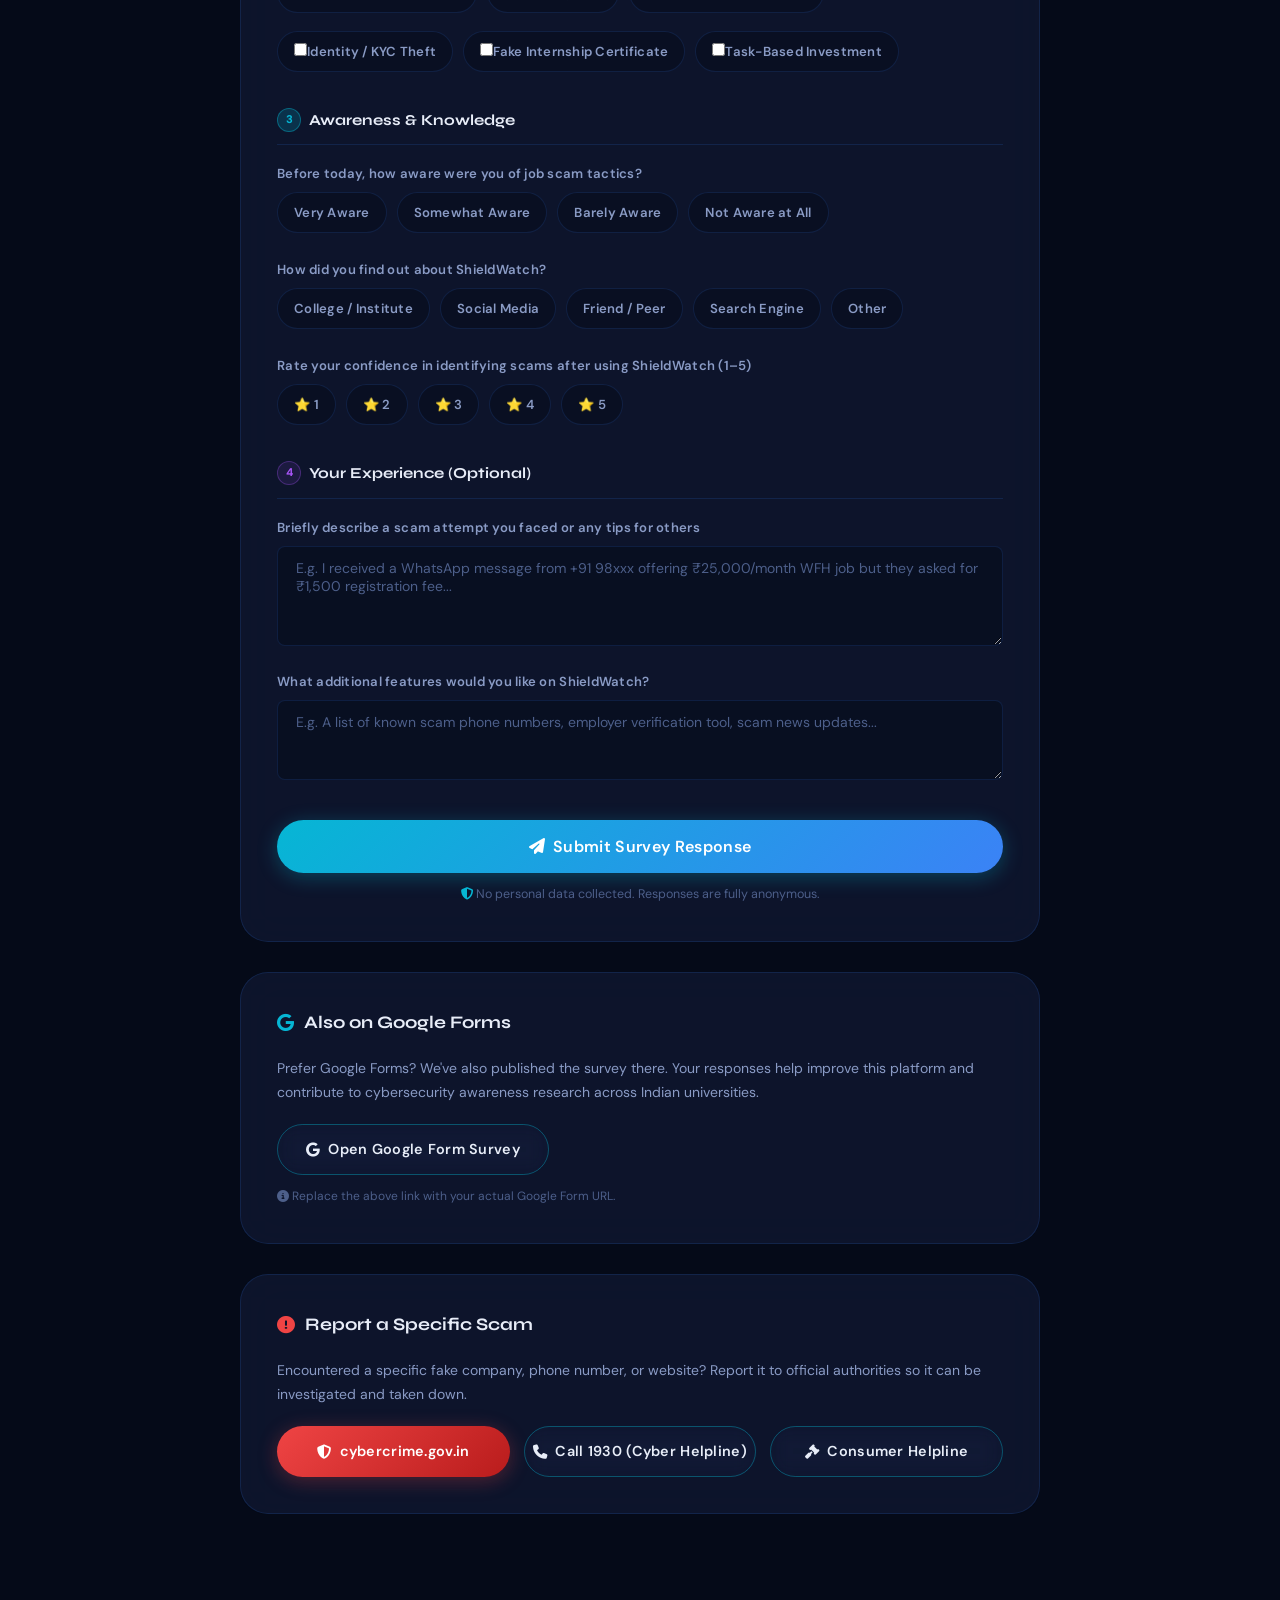
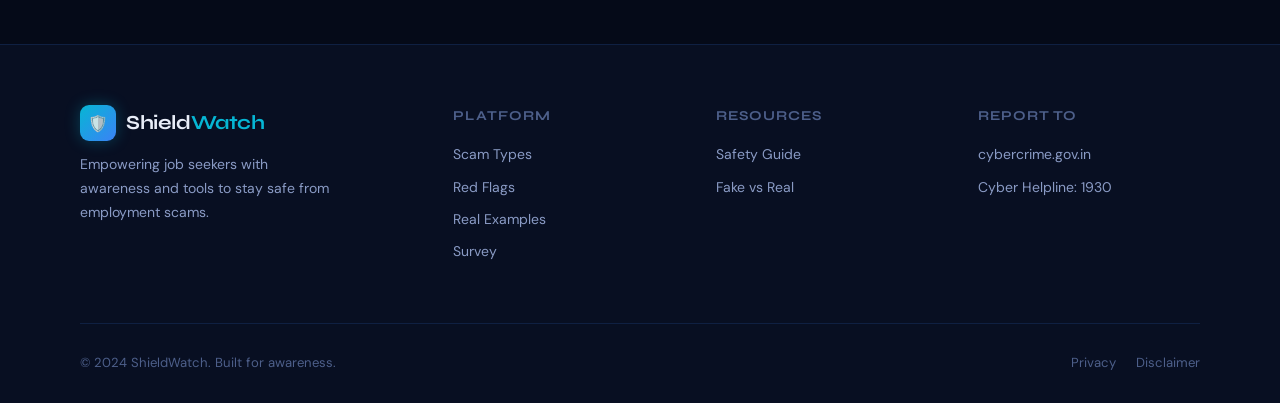
<file: survey.html>
<!DOCTYPE html>
<html lang="en" data-theme="dark">
<head>
  <meta charset="UTF-8" />
  <meta name="viewport" content="width=device-width, initial-scale=1.0" />
  <title>Survey — ShieldWatch</title>
  <link rel="stylesheet" href="css/style.css" />
  <link rel="stylesheet" href="https://cdnjs.cloudflare.com/ajax/libs/font-awesome/6.5.0/css/all.min.css" />
  <style>
    .survey-stats {
      display: grid;
      grid-template-columns: repeat(3, 1fr);
      gap: 16px;
      margin-bottom: 36px;
    }
    .survey-stat {
      background: var(--bg-glass);
      backdrop-filter: blur(20px);
      border: 1px solid var(--border);
      border-radius: var(--radius);
      padding: 20px;
      text-align: center;
    }
    .survey-stat .ss-num {
      font-family: var(--font-display);
      font-size: 1.8rem;
      font-weight: 800;
      letter-spacing: -0.04em;
      display: block;
      line-height: 1;
    }
    .survey-stat .ss-label {
      font-size: 0.78rem;
      color: var(--text-muted);
      display: block;
      margin-top: 5px;
    }
    .why-survey-grid {
      display: grid;
      grid-template-columns: repeat(3, 1fr);
      gap: 14px;
      margin-top: 30px;
    }
    .why-card {
      background: var(--bg-glass);
      backdrop-filter: blur(20px);
      border: 1px solid var(--border);
      border-radius: var(--radius);
      padding: 20px;
      display: flex;
      gap: 12px;
      align-items: flex-start;
    }
    .why-icon { font-size: 1.3rem; flex-shrink: 0; margin-top: 2px; }
    .why-content h4 {
      font-family: var(--font-display);
      font-size: 0.9rem;
      font-weight: 700;
      margin-bottom: 5px;
    }
    .why-content p { font-size: 0.8rem; color: var(--text-secondary); line-height: 1.55; }

    .report-card {
      background: var(--bg-glass);
      backdrop-filter: blur(20px);
      border: 1px solid var(--border);
      border-radius: var(--radius-xl);
      padding: 36px;
      margin-bottom: 30px;
    }
    .report-card h3 {
      font-family: var(--font-display);
      font-size: 1.1rem;
      font-weight: 700;
      margin-bottom: 20px;
      display: flex;
      align-items: center;
      gap: 10px;
    }
    .form-group { margin-bottom: 18px; }
    .form-group label {
      display: block;
      font-size: 0.82rem;
      font-weight: 600;
      color: var(--text-secondary);
      margin-bottom: 8px;
      letter-spacing: 0.02em;
    }
    .form-input, .form-select, .form-textarea {
      width: 100%;
      padding: 12px 18px;
      background: rgba(5,10,24,0.5);
      border: 1px solid var(--border);
      border-radius: var(--radius-sm);
      color: var(--text-primary);
      font-family: var(--font-body);
      font-size: 0.875rem;
      transition: all var(--transition);
      outline: none;
    }
    [data-theme="light"] .form-input,
    [data-theme="light"] .form-select,
    [data-theme="light"] .form-textarea {
      background: rgba(255,255,255,0.8);
    }
    .form-input::placeholder, .form-textarea::placeholder { color: var(--text-muted); }
    .form-input:focus, .form-select:focus, .form-textarea:focus {
      border-color: var(--border-glow);
      box-shadow: 0 0 0 3px rgba(6,182,212,0.1);
    }
    .form-select { appearance: none; cursor: pointer; }
    .form-textarea { resize: vertical; min-height: 100px; }
    .form-row { display: grid; grid-template-columns: 1fr 1fr; gap: 16px; }
    .radio-group { display: flex; gap: 10px; flex-wrap: wrap; }
    .radio-option {
      display: flex;
      align-items: center;
      gap: 8px;
      padding: 9px 16px;
      background: rgba(5,10,24,0.4);
      border: 1px solid var(--border);
      border-radius: 50px;
      cursor: pointer;
      font-size: 0.83rem;
      color: var(--text-secondary);
      transition: all var(--transition);
    }
    [data-theme="light"] .radio-option { background: rgba(255,255,255,0.6); }
    .radio-option:hover { border-color: var(--border-glow); color: var(--text-primary); }
    .radio-option input[type="radio"] { display: none; }
    .radio-option.selected {
      background: var(--accent-neon-dim);
      border-color: rgba(0,229,255,0.4);
      color: var(--accent-cyan);
    }
    .submit-success {
      display: none;
      text-align: center;
      padding: 40px;
    }
    .submit-success.show { display: block; animation: slide-up 0.4s ease; }
    .success-icon {
      font-size: 3rem;
      display: block;
      margin-bottom: 16px;
    }
    @media (max-width: 768px) {
      .survey-stats { grid-template-columns: 1fr 1fr; }
      .why-survey-grid { grid-template-columns: 1fr; }
      .form-row { grid-template-columns: 1fr; }
    }
    @media (max-width: 480px) {
      .survey-stats { grid-template-columns: 1fr; }
    }
  </style>
</head>
<body>
<div class="bg-grid"></div>
<div class="bg-orb bg-orb-1"></div>
<div class="bg-orb bg-orb-2"></div>
<div class="toast-container"></div>
<button class="scroll-top"><i class="fa-solid fa-chevron-up"></i></button>

<nav class="navbar">
  <a href="index.html" class="nav-brand"><div class="brand-icon">🛡️</div><span class="brand-text">Shield<span class="brand-dot">Watch</span></span></a>
  <ul class="nav-links">
    <li><a href="index.html">Home</a></li>
    <li><a href="scams.html">Scam Types</a></li>
    <li><a href="redflags.html">Red Flags</a></li>
    <li><a href="examples.html">Examples</a></li>
    <li><a href="survey.html">Survey</a></li>
  </ul>
  <div class="nav-actions">
    <button class="theme-toggle"><i class="fa-solid fa-sun"></i></button>
    <a href="redflags.html" class="btn-nav-cta">Check Red Flags</a>
  </div>
  <button class="hamburger"><span></span><span></span><span></span></button>
</nav>
<div class="mobile-nav">
  <a href="index.html">🏠 Home</a><a href="scams.html">⚠️ Scam Types</a><a href="redflags.html">🚩 Red Flags</a><a href="examples.html">🔍 Examples</a><a href="survey.html">📊 Survey</a>
</div>

<!-- Page Hero -->
<div class="page-hero">
  <div class="container">
    <span class="section-label"><i class="fa-solid fa-chart-bar"></i> COMMUNITY RESEARCH</span>
    <h1 class="section-title">Help Us <span class="text-gradient">Understand</span></h1>
    <p class="section-subtitle" style="margin:16px auto 0">Your experience matters. Share what you've faced to help us build better awareness tools and protect the next generation of job seekers.</p>
  </div>
</div>

<section class="section" style="padding-top:0">
  <div class="container">
    <div class="survey-wrap">

      <!-- Survey Stats -->
      <div class="survey-stats reveal">
        <div class="survey-stat">
          <span class="ss-num" style="color:var(--accent-cyan)" data-target="3842" data-suffix="">0</span>
          <span class="ss-label">Responses Collected</span>
        </div>
        <div class="survey-stat">
          <span class="ss-num" style="color:var(--warning)" data-target="68" data-suffix="%">0</span>
          <span class="ss-label">Faced a Scam Attempt</span>
        </div>
        <div class="survey-stat">
          <span class="ss-num" style="color:var(--success)" data-target="94" data-suffix="%">0</span>
          <span class="ss-label">Found This Helpful</span>
        </div>
      </div>

      <!-- Why Participate -->
      <div class="reveal" style="margin-bottom:40px">
        <h2 class="section-title" style="font-size:1.5rem;margin-bottom:8px">Help Us Understand Scam Awareness</h2>
        <p style="font-size:0.9rem;color:var(--text-secondary)">Anonymous • Takes 3 minutes • No sign-up required</p>
        <div class="why-survey-grid">
          <div class="why-card">
            <span class="why-icon">🔬</span>
            <div class="why-content">
              <h4>Feed Our Research</h4>
              <p>Your data helps us identify new scam patterns and update our database in real time.</p>
            </div>
          </div>
          <div class="why-card">
            <span class="why-icon">🛡️</span>
            <div class="why-content">
              <h4>Protect Others</h4>
              <p>Every response helps train our URL checker and improves red flag detection accuracy.</p>
            </div>
          </div>
          <div class="why-card">
            <span class="why-icon">📢</span>
            <div class="why-content">
              <h4>Raise Awareness</h4>
              <p>Aggregated data from surveys helps us create more impactful awareness campaigns.</p>
            </div>
          </div>
        </div>
      </div>

      <!-- ─── SURVEY FORM ─── -->
      <div class="survey-card reveal">
        <div class="survey-card-header">
          <div style="display:flex;align-items:center;justify-content:space-between;flex-wrap:wrap;gap:12px">
            <div>
              <h2 style="font-family:var(--font-display);font-size:1.3rem;font-weight:800;margin-bottom:4px">Scam Awareness Survey 2024</h2>
              <p style="font-size:0.82rem;color:var(--text-secondary)">All responses are anonymous and used only for awareness research.</p>
            </div>
            <div style="display:flex;align-items:center;gap:8px;padding:6px 14px;background:var(--success-dim);border:1px solid rgba(16,185,129,0.3);border-radius:50px;font-size:0.75rem;font-weight:700;color:var(--success)">
              <i class="fa-solid fa-lock" style="font-size:0.7rem"></i> Anonymous & Secure
            </div>
          </div>
        </div>

        <!-- Survey form body -->
        <div class="survey-card-body" style="padding:36px">

          <!-- Progress bar -->
          <div style="margin-bottom:30px">
            <div style="display:flex;justify-content:space-between;font-size:0.78rem;color:var(--text-muted);margin-bottom:8px">
              <span>Survey Progress</span>
              <span id="progress-label">0%</span>
            </div>
            <div style="height:5px;background:rgba(255,255,255,0.06);border-radius:5px;overflow:hidden">
              <div id="progress-bar" style="height:100%;background:linear-gradient(90deg,var(--accent-cyan),var(--accent-blue));border-radius:5px;width:0%;transition:width 0.4s ease"></div>
            </div>
          </div>

          <!-- Form -->
          <div id="survey-form">

            <!-- Section 1: Background -->
            <div style="margin-bottom:28px">
              <div style="display:flex;align-items:center;gap:8px;margin-bottom:18px;padding-bottom:12px;border-bottom:1px solid var(--border)">
                <span style="width:24px;height:24px;background:var(--accent-neon-dim);border:1px solid rgba(0,229,255,0.3);border-radius:50%;display:flex;align-items:center;justify-content:center;font-size:0.7rem;font-weight:800;color:var(--accent-cyan)">1</span>
                <h3 style="font-family:var(--font-display);font-size:0.95rem;font-weight:700">Your Background</h3>
              </div>

              <div class="form-row">
                <div class="form-group">
                  <label>Current Status *</label>
                  <select class="form-select survey-field" id="status">
                    <option value="">Select your status</option>
                    <option value="student">Student (UG/PG)</option>
                    <option value="fresher">Recent Graduate / Fresher</option>
                    <option value="experienced">Experienced Professional</option>
                    <option value="jobseeker">Active Job Seeker</option>
                    <option value="other">Other</option>
                  </select>
                </div>
                <div class="form-group">
                  <label>Age Group</label>
                  <select class="form-select survey-field" id="age">
                    <option value="">Select age group</option>
                    <option value="18-21">18–21 years</option>
                    <option value="22-25">22–25 years</option>
                    <option value="26-30">26–30 years</option>
                    <option value="31+">31+ years</option>
                  </select>
                </div>
              </div>

              <div class="form-group">
                <label>Which platforms do you use for job search? (Select all that apply)</label>
                <div class="radio-group" id="platforms">
                  <label class="radio-option" onclick="toggleMulti(this)"><input type="checkbox" value="linkedin">LinkedIn</label>
                  <label class="radio-option" onclick="toggleMulti(this)"><input type="checkbox" value="naukri">Naukri</label>
                  <label class="radio-option" onclick="toggleMulti(this)"><input type="checkbox" value="internshala">Internshala</label>
                  <label class="radio-option" onclick="toggleMulti(this)"><input type="checkbox" value="indeed">Indeed</label>
                  <label class="radio-option" onclick="toggleMulti(this)"><input type="checkbox" value="whatsapp">WhatsApp Groups</label>
                  <label class="radio-option" onclick="toggleMulti(this)"><input type="checkbox" value="telegram">Telegram</label>
                  <label class="radio-option" onclick="toggleMulti(this)"><input type="checkbox" value="college">College Placement</label>
                </div>
              </div>
            </div>

            <!-- Section 2: Scam Experience -->
            <div style="margin-bottom:28px">
              <div style="display:flex;align-items:center;gap:8px;margin-bottom:18px;padding-bottom:12px;border-bottom:1px solid var(--border)">
                <span style="width:24px;height:24px;background:var(--danger-dim);border:1px solid rgba(239,68,68,0.3);border-radius:50%;display:flex;align-items:center;justify-content:center;font-size:0.7rem;font-weight:800;color:var(--danger)">2</span>
                <h3 style="font-family:var(--font-display);font-size:0.95rem;font-weight:700">Scam Encounters</h3>
              </div>

              <div class="form-group">
                <label>Have you personally encountered a fake job/internship scam? *</label>
                <div class="radio-group" id="encountered">
                  <label class="radio-option" onclick="selectRadio(this,'encountered')"><input type="radio" name="encountered" value="yes_fell">Yes — and I fell for it</label>
                  <label class="radio-option" onclick="selectRadio(this,'encountered')"><input type="radio" name="encountered" value="yes_avoided">Yes — but I recognized and avoided it</label>
                  <label class="radio-option" onclick="selectRadio(this,'encountered')"><input type="radio" name="encountered" value="no">No, not yet</label>
                  <label class="radio-option" onclick="selectRadio(this,'encountered')"><input type="radio" name="encountered" value="unsure">I'm not sure / possibly</label>
                </div>
              </div>

              <div class="form-group">
                <label>What type of scam was it? (Select all that apply)</label>
                <div class="radio-group">
                  <label class="radio-option" onclick="toggleMulti(this)"><input type="checkbox">Payment / Fee Demand</label>
                  <label class="radio-option" onclick="toggleMulti(this)"><input type="checkbox">Phishing Link</label>
                  <label class="radio-option" onclick="toggleMulti(this)"><input type="checkbox">Fake HR Impersonation</label>
                  <label class="radio-option" onclick="toggleMulti(this)"><input type="checkbox">Identity / KYC Theft</label>
                  <label class="radio-option" onclick="toggleMulti(this)"><input type="checkbox">Fake Internship Certificate</label>
                  <label class="radio-option" onclick="toggleMulti(this)"><input type="checkbox">Task-Based Investment</label>
                </div>
              </div>

              <div class="form-group" id="amount-group" style="display:none">
                <label>Approximate amount lost (if any)</label>
                <select class="form-select survey-field">
                  <option value="">Prefer not to say</option>
                  <option value="0">Nothing (recognized in time)</option>
                  <option value="500">Up to ₹500</option>
                  <option value="1000">₹500 – ₹1,000</option>
                  <option value="5000">₹1,000 – ₹5,000</option>
                  <option value="10000">₹5,000 – ₹10,000</option>
                  <option value="10000+">More than ₹10,000</option>
                </select>
              </div>
            </div>

            <!-- Section 3: Awareness -->
            <div style="margin-bottom:28px">
              <div style="display:flex;align-items:center;gap:8px;margin-bottom:18px;padding-bottom:12px;border-bottom:1px solid var(--border)">
                <span style="width:24px;height:24px;background:var(--accent-neon-dim);border:1px solid rgba(0,229,255,0.3);border-radius:50%;display:flex;align-items:center;justify-content:center;font-size:0.7rem;font-weight:800;color:var(--accent-cyan)">3</span>
                <h3 style="font-family:var(--font-display);font-size:0.95rem;font-weight:700">Awareness & Knowledge</h3>
              </div>

              <div class="form-group">
                <label>Before today, how aware were you of job scam tactics?</label>
                <div class="radio-group" id="awareness">
                  <label class="radio-option" onclick="selectRadio(this,'awareness')"><input type="radio" name="awareness" value="very">Very Aware</label>
                  <label class="radio-option" onclick="selectRadio(this,'awareness')"><input type="radio" name="awareness" value="somewhat">Somewhat Aware</label>
                  <label class="radio-option" onclick="selectRadio(this,'awareness')"><input type="radio" name="awareness" value="little">Barely Aware</label>
                  <label class="radio-option" onclick="selectRadio(this,'awareness')"><input type="radio" name="awareness" value="none">Not Aware at All</label>
                </div>
              </div>

              <div class="form-group">
                <label>How did you find out about ShieldWatch?</label>
                <div class="radio-group" id="source">
                  <label class="radio-option" onclick="selectRadio(this,'source')"><input type="radio" name="source" value="college">College / Institute</label>
                  <label class="radio-option" onclick="selectRadio(this,'source')"><input type="radio" name="source" value="social">Social Media</label>
                  <label class="radio-option" onclick="selectRadio(this,'source')"><input type="radio" name="source" value="friend">Friend / Peer</label>
                  <label class="radio-option" onclick="selectRadio(this,'source')"><input type="radio" name="source" value="search">Search Engine</label>
                  <label class="radio-option" onclick="selectRadio(this,'source')"><input type="radio" name="source" value="other">Other</label>
                </div>
              </div>

              <div class="form-group">
                <label>Rate your confidence in identifying scams after using ShieldWatch (1–5)</label>
                <div class="radio-group" id="rating">
                  <label class="radio-option" onclick="selectRadio(this,'rating')"><input type="radio" name="rating" value="1">⭐ 1</label>
                  <label class="radio-option" onclick="selectRadio(this,'rating')"><input type="radio" name="rating" value="2">⭐ 2</label>
                  <label class="radio-option" onclick="selectRadio(this,'rating')"><input type="radio" name="rating" value="3">⭐ 3</label>
                  <label class="radio-option" onclick="selectRadio(this,'rating')"><input type="radio" name="rating" value="4">⭐ 4</label>
                  <label class="radio-option" onclick="selectRadio(this,'rating')"><input type="radio" name="rating" value="5">⭐ 5</label>
                </div>
              </div>
            </div>

            <!-- Section 4: Open Feedback -->
            <div style="margin-bottom:32px">
              <div style="display:flex;align-items:center;gap:8px;margin-bottom:18px;padding-bottom:12px;border-bottom:1px solid var(--border)">
                <span style="width:24px;height:24px;background:rgba(168,85,247,0.1);border:1px solid rgba(168,85,247,0.3);border-radius:50%;display:flex;align-items:center;justify-content:center;font-size:0.7rem;font-weight:800;color:#a855f7">4</span>
                <h3 style="font-family:var(--font-display);font-size:0.95rem;font-weight:700">Your Experience (Optional)</h3>
              </div>

              <div class="form-group">
                <label>Briefly describe a scam attempt you faced or any tips for others</label>
                <textarea class="form-textarea survey-field" id="experience" placeholder="E.g. I received a WhatsApp message from +91 98xxx offering ₹25,000/month WFH job but they asked for ₹1,500 registration fee..."></textarea>
              </div>

              <div class="form-group">
                <label>What additional features would you like on ShieldWatch?</label>
                <textarea class="form-textarea survey-field" id="suggestions" placeholder="E.g. A list of known scam phone numbers, employer verification tool, scam news updates..." style="min-height:80px"></textarea>
              </div>
            </div>

            <button class="btn btn-primary btn-lg" style="width:100%;justify-content:center" onclick="submitSurvey()">
              <i class="fa-solid fa-paper-plane"></i> Submit Survey Response
            </button>
            <p style="text-align:center;font-size:0.78rem;color:var(--text-muted);margin-top:12px">
              <i class="fa-solid fa-shield-halved" style="color:var(--accent-cyan)"></i>
              No personal data collected. Responses are fully anonymous.
            </p>
          </div>

          <!-- Success Message -->
          <div class="submit-success" id="submit-success">
            <span class="success-icon">🎉</span>
            <h2 style="font-family:var(--font-display);font-size:1.6rem;font-weight:800;margin-bottom:10px">Thank You!</h2>
            <p style="color:var(--text-secondary);max-width:420px;margin:0 auto 28px;line-height:1.7">
              Your response has been recorded. Together, we're building a safer job market for every student and fresher in India.
            </p>
            <div style="display:flex;gap:14px;justify-content:center;flex-wrap:wrap">
              <a href="scams.html" class="btn btn-primary">Explore Scam Types</a>
              <a href="index.html" class="btn btn-outline">Back to Home</a>
            </div>
          </div>

        </div>
      </div>

      <!-- Google Form Embed Option -->
      <div class="report-card reveal" style="margin-top:30px">
        <h3><i class="fa-brands fa-google" style="color:var(--accent-cyan)"></i> Also on Google Forms</h3>
        <p style="font-size:0.875rem;color:var(--text-secondary);margin-bottom:20px;line-height:1.7">
          Prefer Google Forms? We've also published the survey there. Your responses help improve this platform and contribute to cybersecurity awareness research across Indian universities.
        </p>
        <a href="https://docs.google.com/forms/d/e/1FAIpQLScHBlFRvTvNkJ9W0nU-mNVfw83CQhtyNigShNmLsa13vFpnXA/viewform?usp=publish-editor" 
           target="_blank" 
           rel="noopener"
           class="btn btn-outline"
           style="display:inline-flex">
          <i class="fa-brands fa-google"></i> Open Google Form Survey
        </a>
        <p style="font-size:0.75rem;color:var(--text-muted);margin-top:12px">
          <i class="fa-solid fa-circle-info"></i> Replace the above link with your actual Google Form URL.
        </p>
      </div>

      <!-- Report a Specific Scam -->
      <div class="report-card reveal">
        <h3><i class="fa-solid fa-circle-exclamation" style="color:var(--danger)"></i> Report a Specific Scam</h3>
        <p style="font-size:0.875rem;color:var(--text-secondary);margin-bottom:20px;line-height:1.7">
          Encountered a specific fake company, phone number, or website? Report it to official authorities so it can be investigated and taken down.
        </p>
        <div style="display:grid;grid-template-columns:repeat(auto-fit,minmax(220px,1fr));gap:14px">
          <a href="https://cybercrime.gov.in" target="_blank" rel="noopener" class="btn btn-danger" style="justify-content:center">
            <i class="fa-solid fa-shield-halved"></i> cybercrime.gov.in
          </a>
          <a href="tel:1930" class="btn btn-outline" style="justify-content:center">
            <i class="fa-solid fa-phone"></i> Call 1930 (Cyber Helpline)
          </a>
          <a href="https://consumerhelpline.gov.in" target="_blank" rel="noopener" class="btn btn-outline" style="justify-content:center">
            <i class="fa-solid fa-gavel"></i> Consumer Helpline
          </a>
        </div>
      </div>

    </div>
  </div>
</section>

<footer>
  <div class="container">
    <div class="footer-grid">
      <div class="footer-brand"><a href="index.html" class="nav-brand"><div class="brand-icon">🛡️</div><span class="brand-text">Shield<span class="brand-dot">Watch</span></span></a><p>Empowering job seekers with awareness and tools to stay safe from employment scams.</p></div>
      <div class="footer-col"><h5>Platform</h5><a href="scams.html">Scam Types</a><a href="redflags.html">Red Flags</a><a href="examples.html">Real Examples</a><a href="survey.html">Survey</a></div>
      <div class="footer-col"><h5>Resources</h5><a href="redflags.html">Safety Guide</a><a href="examples.html">Fake vs Real</a></div>
      <div class="footer-col"><h5>Report to</h5><a href="https://cybercrime.gov.in" target="_blank">cybercrime.gov.in</a><a href="tel:1930">Cyber Helpline: 1930</a></div>
    </div>
    <div class="footer-bottom"><p>© 2024 ShieldWatch. Built for awareness.</p><div class="footer-bottom-links"><a href="#">Privacy</a><a href="#">Disclaimer</a></div></div>
  </div>
</footer>

<script src="js/script.js"></script>
<script>
function selectRadio(el, groupId) {
  document.querySelectorAll(`#${groupId} .radio-option`).forEach(o => o.classList.remove('selected'));
  el.classList.add('selected');
  // Show amount group if "fell for it"
  if (groupId === 'encountered' && el.querySelector('input').value === 'yes_fell') {
    document.getElementById('amount-group').style.display = 'block';
  } else if (groupId === 'encountered') {
    document.getElementById('amount-group').style.display = 'none';
  }
  updateProgress();
}

function toggleMulti(el) {
  el.classList.toggle('selected');
  updateProgress();
}

function updateProgress() {
  const total = 5; // key fields
  let filled = 0;
  if (document.getElementById('status').value) filled++;
  if (document.querySelector('#encountered .selected')) filled++;
  if (document.querySelector('#awareness .selected')) filled++;
  if (document.querySelector('#source .selected')) filled++;
  if (document.querySelector('#rating .selected')) filled++;
  const pct = Math.round((filled / total) * 100);
  document.getElementById('progress-bar').style.width = pct + '%';
  document.getElementById('progress-label').textContent = pct + '%';
}

document.querySelectorAll('.survey-field').forEach(f => {
  f.addEventListener('change', updateProgress);
  f.addEventListener('input', updateProgress);
});

function submitSurvey() {
  const status = document.getElementById('status').value;
  if (!status) {
    showToast('Required Field', 'Please select your current status', 'warning');
    document.getElementById('status').focus();
    return;
  }
  if (!document.querySelector('#encountered .selected')) {
    showToast('Required Field', 'Please answer the scam encounter question', 'warning');
    return;
  }

  // Animate submission
  const btn = event.target;
  btn.innerHTML = '<i class="fa-solid fa-spinner fa-spin"></i> Submitting...';
  btn.disabled = true;

  setTimeout(() => {
    document.getElementById('survey-form').style.display = 'none';
    document.getElementById('submit-success').classList.add('show');
    showToast('Submitted!', 'Thank you for helping make job search safer', 'success');
  }, 1800);
}
</script>
</body>
</html>
</file>
<file: css/style.css>
/* ============================================================
   SHIELDWATCH — Fake Job & Internship Scam Awareness Platform
   Global Stylesheet
   ============================================================ */

@import url('https://fonts.googleapis.com/css2?family=Syne:wght@400;500;600;700;800&family=DM+Sans:ital,opsz,wght@0,9..40,300;0,9..40,400;0,9..40,500;1,9..40,300&display=swap');

/* ── CSS Variables ─────────────────────────────────────────── */
:root {
  --bg-primary: #050a18;
  --bg-secondary: #080f22;
  --bg-card: rgba(14, 22, 45, 0.7);
  --bg-glass: rgba(20, 30, 60, 0.55);
  --bg-glass-hover: rgba(30, 45, 85, 0.65);

  --text-primary: #e8edf8;
  --text-secondary: #8a9bc5;
  --text-muted: #4d5f8a;

  --accent-blue: #3b82f6;
  --accent-cyan: #06b6d4;
  --accent-cyan-glow: rgba(6, 182, 212, 0.3);
  --accent-neon: #00e5ff;
  --accent-neon-dim: rgba(0, 229, 255, 0.15);

  --danger: #ef4444;
  --danger-dim: rgba(239, 68, 68, 0.15);
  --warning: #f59e0b;
  --warning-dim: rgba(245, 158, 11, 0.15);
  --success: #10b981;
  --success-dim: rgba(16, 185, 129, 0.15);

  --border: rgba(59, 130, 246, 0.15);
  --border-glow: rgba(0, 229, 255, 0.3);

  --shadow-card: 0 8px 32px rgba(0, 0, 0, 0.4);
  --shadow-glow: 0 0 40px rgba(6, 182, 212, 0.2);
  --shadow-danger: 0 0 30px rgba(239, 68, 68, 0.2);

  --radius: 14px;
  --radius-sm: 8px;
  --radius-lg: 20px;
  --radius-xl: 28px;

  --font-display: 'Syne', sans-serif;
  --font-body: 'DM Sans', sans-serif;

  --nav-height: 70px;
  --section-pad: 100px;
  --transition: 0.3s cubic-bezier(0.4, 0, 0.2, 1);
}

/* Light Mode */
[data-theme="light"] {
  --bg-primary: #f0f4ff;
  --bg-secondary: #e8edf8;
  --bg-card: rgba(255, 255, 255, 0.85);
  --bg-glass: rgba(255, 255, 255, 0.7);
  --bg-glass-hover: rgba(255, 255, 255, 0.9);

  --text-primary: #0d1830;
  --text-secondary: #3d5280;
  --text-muted: #6b7fa8;

  --border: rgba(59, 130, 246, 0.2);
  --shadow-card: 0 8px 32px rgba(0, 30, 100, 0.12);
  --shadow-glow: 0 0 40px rgba(59, 130, 246, 0.15);
}

/* ── Reset & Base ───────────────────────────────────────────── */
*, *::before, *::after { box-sizing: border-box; margin: 0; padding: 0; }

html {
  scroll-behavior: smooth;
  font-size: 16px;
}

body {
  font-family: var(--font-body);
  background-color: var(--bg-primary);
  color: var(--text-primary);
  line-height: 1.6;
  overflow-x: hidden;
  transition: background-color 0.4s ease, color 0.4s ease;
}

a { text-decoration: none; color: inherit; }
img { max-width: 100%; display: block; }
ul { list-style: none; }

/* ── Background Grid ────────────────────────────────────────── */
.bg-grid {
  position: fixed;
  inset: 0;
  z-index: -1;
  background-image:
    linear-gradient(rgba(59, 130, 246, 0.04) 1px, transparent 1px),
    linear-gradient(90deg, rgba(59, 130, 246, 0.04) 1px, transparent 1px);
  background-size: 60px 60px;
  pointer-events: none;
}

.bg-orb {
  position: fixed;
  border-radius: 50%;
  filter: blur(120px);
  pointer-events: none;
  z-index: -1;
}
.bg-orb-1 {
  width: 600px; height: 600px;
  background: radial-gradient(circle, rgba(6, 182, 212, 0.12) 0%, transparent 70%);
  top: -200px; right: -200px;
}
.bg-orb-2 {
  width: 500px; height: 500px;
  background: radial-gradient(circle, rgba(59, 130, 246, 0.1) 0%, transparent 70%);
  bottom: 100px; left: -150px;
}
.bg-orb-3 {
  width: 400px; height: 400px;
  background: radial-gradient(circle, rgba(239, 68, 68, 0.07) 0%, transparent 70%);
  top: 50%; left: 40%;
}

/* ── Navbar ─────────────────────────────────────────────────── */
.navbar {
  position: fixed;
  top: 0; left: 0; right: 0;
  height: var(--nav-height);
  z-index: 1000;
  display: flex;
  align-items: center;
  padding: 0 40px;
  background: rgba(5, 10, 24, 0.6);
  backdrop-filter: blur(20px);
  -webkit-backdrop-filter: blur(20px);
  border-bottom: 1px solid var(--border);
  transition: background var(--transition), box-shadow var(--transition);
}

[data-theme="light"] .navbar {
  background: rgba(240, 244, 255, 0.7);
}

.navbar.scrolled {
  background: rgba(5, 10, 24, 0.85);
  box-shadow: 0 4px 30px rgba(0,0,0,0.3);
}

[data-theme="light"] .navbar.scrolled {
  background: rgba(240, 244, 255, 0.92);
  box-shadow: 0 4px 30px rgba(0, 30, 100, 0.1);
}

.nav-brand {
  display: flex;
  align-items: center;
  gap: 10px;
  font-family: var(--font-display);
  font-weight: 700;
  font-size: 1.25rem;
  color: var(--text-primary);
  margin-right: auto;
}

.nav-brand .brand-icon {
  width: 36px; height: 36px;
  background: linear-gradient(135deg, var(--accent-cyan), var(--accent-blue));
  border-radius: 9px;
  display: flex;
  align-items: center;
  justify-content: center;
  font-size: 1rem;
  box-shadow: 0 0 15px var(--accent-cyan-glow);
}

.nav-brand span.brand-text { letter-spacing: -0.02em; }
.nav-brand span.brand-dot { color: var(--accent-cyan); }

.nav-links {
  display: flex;
  align-items: center;
  gap: 4px;
}

.nav-links a {
  padding: 8px 16px;
  border-radius: var(--radius-sm);
  font-size: 0.875rem;
  font-weight: 500;
  color: var(--text-secondary);
  transition: color var(--transition), background var(--transition);
  letter-spacing: 0.01em;
}

.nav-links a:hover,
.nav-links a.active {
  color: var(--text-primary);
  background: rgba(59, 130, 246, 0.1);
}

.nav-links a.active {
  color: var(--accent-cyan);
}

.nav-actions {
  display: flex;
  align-items: center;
  gap: 12px;
  margin-left: 24px;
}

.theme-toggle {
  width: 38px; height: 38px;
  border-radius: 50%;
  background: var(--bg-glass);
  border: 1px solid var(--border);
  color: var(--text-secondary);
  cursor: pointer;
  display: flex;
  align-items: center;
  justify-content: center;
  font-size: 1rem;
  transition: all var(--transition);
}

.theme-toggle:hover {
  background: var(--bg-glass-hover);
  color: var(--accent-cyan);
  border-color: var(--border-glow);
  box-shadow: 0 0 15px var(--accent-cyan-glow);
}

.btn-nav-cta {
  padding: 8px 20px;
  background: linear-gradient(135deg, var(--accent-cyan), var(--accent-blue));
  color: #fff;
  border-radius: 50px;
  font-size: 0.85rem;
  font-weight: 600;
  border: none;
  cursor: pointer;
  transition: all var(--transition);
  letter-spacing: 0.02em;
  white-space: nowrap;
}

.btn-nav-cta:hover {
  transform: translateY(-1px);
  box-shadow: 0 6px 20px rgba(6, 182, 212, 0.35);
}

/* Hamburger */
.hamburger {
  display: none;
  flex-direction: column;
  gap: 5px;
  cursor: pointer;
  padding: 5px;
  background: none;
  border: none;
  margin-left: 16px;
}
.hamburger span {
  display: block;
  width: 22px; height: 2px;
  background: var(--text-secondary);
  border-radius: 2px;
  transition: all 0.3s;
}

/* Mobile Nav */
.mobile-nav {
  display: none;
  position: fixed;
  top: var(--nav-height);
  left: 0; right: 0;
  background: rgba(5, 10, 24, 0.97);
  backdrop-filter: blur(20px);
  border-bottom: 1px solid var(--border);
  padding: 20px;
  z-index: 999;
  flex-direction: column;
  gap: 4px;
}

[data-theme="light"] .mobile-nav {
  background: rgba(240, 244, 255, 0.97);
}

.mobile-nav.open { display: flex; }

.mobile-nav a {
  padding: 12px 16px;
  border-radius: var(--radius-sm);
  font-size: 0.95rem;
  font-weight: 500;
  color: var(--text-secondary);
  transition: all var(--transition);
  border: 1px solid transparent;
}

.mobile-nav a:hover, .mobile-nav a.active {
  color: var(--accent-cyan);
  background: rgba(6, 182, 212, 0.08);
  border-color: var(--border);
}

/* ── Buttons ─────────────────────────────────────────────────── */
.btn {
  display: inline-flex;
  align-items: center;
  gap: 8px;
  padding: 13px 28px;
  border-radius: 50px;
  font-family: var(--font-body);
  font-size: 0.9rem;
  font-weight: 600;
  cursor: pointer;
  border: none;
  transition: all var(--transition);
  letter-spacing: 0.02em;
  white-space: nowrap;
  text-decoration: none;
}

.btn-primary {
  background: linear-gradient(135deg, var(--accent-cyan) 0%, var(--accent-blue) 100%);
  color: #fff;
  box-shadow: 0 4px 20px rgba(6, 182, 212, 0.3);
}
.btn-primary:hover {
  transform: translateY(-2px);
  box-shadow: 0 8px 30px rgba(6, 182, 212, 0.45);
}

.btn-outline {
  background: transparent;
  color: var(--text-primary);
  border: 1px solid var(--border-glow);
  backdrop-filter: blur(10px);
}
.btn-outline:hover {
  background: var(--bg-glass);
  border-color: var(--accent-cyan);
  color: var(--accent-cyan);
  transform: translateY(-2px);
}

.btn-danger {
  background: linear-gradient(135deg, var(--danger), #b91c1c);
  color: #fff;
  box-shadow: 0 4px 20px rgba(239, 68, 68, 0.3);
}
.btn-danger:hover {
  transform: translateY(-2px);
  box-shadow: var(--shadow-danger);
}

.btn-sm { padding: 9px 20px; font-size: 0.82rem; }
.btn-lg { padding: 16px 36px; font-size: 1rem; }

/* ── Section Utilities ──────────────────────────────────────── */
.section {
  padding: var(--section-pad) 0;
}

.container {
  max-width: 1200px;
  margin: 0 auto;
  padding: 0 40px;
}

.section-label {
  display: inline-flex;
  align-items: center;
  gap: 8px;
  padding: 6px 16px;
  background: var(--accent-neon-dim);
  border: 1px solid rgba(0, 229, 255, 0.2);
  border-radius: 50px;
  font-size: 0.78rem;
  font-weight: 600;
  color: var(--accent-cyan);
  letter-spacing: 0.08em;
  text-transform: uppercase;
  margin-bottom: 20px;
}

.section-title {
  font-family: var(--font-display);
  font-size: clamp(2rem, 4vw, 3rem);
  font-weight: 800;
  line-height: 1.15;
  letter-spacing: -0.03em;
  color: var(--text-primary);
}

.section-subtitle {
  font-size: 1.05rem;
  color: var(--text-secondary);
  max-width: 560px;
  line-height: 1.7;
  margin-top: 16px;
}

.text-gradient {
  background: linear-gradient(135deg, var(--accent-neon), var(--accent-blue));
  -webkit-background-clip: text;
  -webkit-text-fill-color: transparent;
  background-clip: text;
}

.text-danger-grad {
  background: linear-gradient(135deg, #ff6b6b, var(--danger));
  -webkit-background-clip: text;
  -webkit-text-fill-color: transparent;
  background-clip: text;
}

/* ── Glass Card ─────────────────────────────────────────────── */
.glass-card {
  background: var(--bg-glass);
  backdrop-filter: blur(20px);
  -webkit-backdrop-filter: blur(20px);
  border: 1px solid var(--border);
  border-radius: var(--radius-lg);
  transition: all var(--transition);
}

.glass-card:hover {
  background: var(--bg-glass-hover);
  border-color: rgba(6, 182, 212, 0.25);
  transform: translateY(-4px);
  box-shadow: var(--shadow-glow);
}

/* ── ████  HOME PAGE  ████ ───────────────────────────────────── */

/* Hero */
.hero {
  min-height: 100vh;
  display: flex;
  align-items: center;
  padding-top: var(--nav-height);
  position: relative;
  overflow: hidden;
}

.hero-content {
  max-width: 680px;
  position: relative;
  z-index: 2;
}

.hero-badge {
  display: inline-flex;
  align-items: center;
  gap: 8px;
  padding: 8px 18px;
  background: rgba(239, 68, 68, 0.12);
  border: 1px solid rgba(239, 68, 68, 0.3);
  border-radius: 50px;
  font-size: 0.8rem;
  font-weight: 600;
  color: #ff7b7b;
  margin-bottom: 28px;
  animation: pulse-badge 2s infinite;
}

@keyframes pulse-badge {
  0%, 100% { box-shadow: 0 0 0 0 rgba(239,68,68,0.2); }
  50% { box-shadow: 0 0 0 8px rgba(239,68,68,0); }
}

.hero-badge .dot {
  width: 7px; height: 7px;
  background: var(--danger);
  border-radius: 50%;
  animation: blink 1.2s infinite;
}

@keyframes blink {
  0%, 100% { opacity: 1; }
  50% { opacity: 0.3; }
}

.hero-title {
  font-family: var(--font-display);
  font-size: clamp(2.6rem, 6vw, 4.2rem);
  font-weight: 800;
  line-height: 1.08;
  letter-spacing: -0.04em;
  margin-bottom: 24px;
}

.hero-sub {
  font-size: 1.1rem;
  color: var(--text-secondary);
  line-height: 1.75;
  margin-bottom: 40px;
  max-width: 520px;
}

.hero-actions {
  display: flex;
  gap: 14px;
  flex-wrap: wrap;
  margin-bottom: 60px;
}

.hero-stats {
  display: flex;
  gap: 40px;
  flex-wrap: wrap;
}

.stat-item { display: flex; flex-direction: column; }
.stat-number {
  font-family: var(--font-display);
  font-size: 1.9rem;
  font-weight: 800;
  color: var(--text-primary);
  line-height: 1;
  letter-spacing: -0.03em;
}
.stat-number span { color: var(--accent-cyan); }
.stat-label {
  font-size: 0.8rem;
  color: var(--text-muted);
  margin-top: 4px;
  letter-spacing: 0.03em;
}

/* Hero Visual */
.hero-visual {
  position: absolute;
  right: -60px;
  top: 50%;
  transform: translateY(-50%);
  width: 560px;
  height: 560px;
  pointer-events: none;
}

.shield-ring {
  position: absolute;
  inset: 0;
  border: 1px solid rgba(6, 182, 212, 0.15);
  border-radius: 50%;
  animation: spin-slow 20s linear infinite;
}
.shield-ring::before {
  content: '';
  position: absolute;
  width: 8px; height: 8px;
  background: var(--accent-cyan);
  border-radius: 50%;
  top: -4px;
  left: 50%;
  box-shadow: 0 0 10px var(--accent-cyan);
}

.shield-ring-2 {
  position: absolute;
  inset: 50px;
  border: 1px solid rgba(59, 130, 246, 0.12);
  border-radius: 50%;
  animation: spin-slow 14s linear infinite reverse;
}

.shield-ring-2::before {
  content: '';
  position: absolute;
  width: 6px; height: 6px;
  background: var(--accent-blue);
  border-radius: 50%;
  bottom: -3px;
  left: 50%;
  box-shadow: 0 0 8px var(--accent-blue);
}

.shield-center {
  position: absolute;
  inset: 120px;
  background: linear-gradient(135deg, rgba(6,182,212,0.1), rgba(59,130,246,0.1));
  border: 1px solid rgba(6, 182, 212, 0.2);
  border-radius: 50%;
  display: flex;
  align-items: center;
  justify-content: center;
  font-size: 5rem;
  backdrop-filter: blur(10px);
  box-shadow: 0 0 60px rgba(6,182,212,0.15), inset 0 0 40px rgba(6,182,212,0.05);
}

@keyframes spin-slow {
  from { transform: rotate(0deg); }
  to { transform: rotate(360deg); }
}

/* Floating threat cards */
.threat-card {
  position: absolute;
  background: var(--bg-glass);
  backdrop-filter: blur(20px);
  border: 1px solid var(--border);
  border-radius: var(--radius);
  padding: 12px 16px;
  display: flex;
  align-items: center;
  gap: 10px;
  font-size: 0.8rem;
  font-weight: 500;
  white-space: nowrap;
  animation: float-card 4s ease-in-out infinite;
}

.threat-card-1 { top: 60px; left: 20px; animation-delay: 0s; }
.threat-card-2 { top: 200px; right: 0; animation-delay: 1s; }
.threat-card-3 { bottom: 180px; left: 10px; animation-delay: 2s; }
.threat-card-4 { bottom: 60px; right: 30px; animation-delay: 0.5s; }

@keyframes float-card {
  0%, 100% { transform: translateY(0px); }
  50% { transform: translateY(-8px); }
}

.tc-icon {
  width: 28px; height: 28px;
  border-radius: 7px;
  display: flex;
  align-items: center;
  justify-content: center;
  font-size: 0.85rem;
}
.tc-danger .tc-icon { background: var(--danger-dim); }
.tc-warning .tc-icon { background: var(--warning-dim); }
.tc-info .tc-icon { background: var(--accent-neon-dim); }

.tc-label { color: var(--text-secondary); }
.tc-danger .tc-label span { color: var(--danger); font-weight: 700; }
.tc-warning .tc-label span { color: var(--warning); font-weight: 700; }
.tc-info .tc-label span { color: var(--accent-cyan); font-weight: 700; }

/* Stats Banner */
.stats-banner {
  background: var(--bg-glass);
  backdrop-filter: blur(20px);
  border-top: 1px solid var(--border);
  border-bottom: 1px solid var(--border);
  padding: 32px 0;
}

.stats-grid {
  display: grid;
  grid-template-columns: repeat(4, 1fr);
  gap: 0;
}

.stat-card {
  padding: 20px 30px;
  text-align: center;
  border-right: 1px solid var(--border);
  position: relative;
}

.stat-card:last-child { border-right: none; }

.stat-card .stat-icon {
  font-size: 1.5rem;
  margin-bottom: 10px;
  display: block;
}

.stat-card .stat-n {
  font-family: var(--font-display);
  font-size: 2.2rem;
  font-weight: 800;
  color: var(--text-primary);
  letter-spacing: -0.04em;
  display: block;
  line-height: 1;
}

.stat-card .stat-l {
  font-size: 0.82rem;
  color: var(--text-muted);
  margin-top: 5px;
  display: block;
}

/* Features Grid */
.features-grid {
  display: grid;
  grid-template-columns: repeat(3, 1fr);
  gap: 20px;
}

.feature-card {
  padding: 30px;
  background: var(--bg-glass);
  backdrop-filter: blur(20px);
  border: 1px solid var(--border);
  border-radius: var(--radius-lg);
  position: relative;
  overflow: hidden;
  transition: all var(--transition);
}

.feature-card::before {
  content: '';
  position: absolute;
  top: 0; left: 0; right: 0;
  height: 2px;
  background: linear-gradient(90deg, transparent, var(--accent-cyan), transparent);
  transform: scaleX(0);
  transition: transform 0.4s;
}

.feature-card:hover {
  transform: translateY(-5px);
  border-color: rgba(6, 182, 212, 0.3);
  box-shadow: var(--shadow-glow);
}

.feature-card:hover::before { transform: scaleX(1); }

.feature-icon {
  width: 52px; height: 52px;
  background: var(--accent-neon-dim);
  border: 1px solid rgba(0, 229, 255, 0.2);
  border-radius: var(--radius);
  display: flex;
  align-items: center;
  justify-content: center;
  font-size: 1.4rem;
  margin-bottom: 18px;
  transition: all var(--transition);
}

.feature-card:hover .feature-icon {
  background: rgba(6, 182, 212, 0.2);
  box-shadow: 0 0 20px var(--accent-cyan-glow);
}

.feature-card h3 {
  font-family: var(--font-display);
  font-size: 1.05rem;
  font-weight: 700;
  margin-bottom: 10px;
  letter-spacing: -0.01em;
}

.feature-card p {
  font-size: 0.875rem;
  color: var(--text-secondary);
  line-height: 1.65;
}

/* How It Works */
.how-it-works { background: var(--bg-secondary); }

[data-theme="light"] .how-it-works { background: #e4eaf5; }

.steps-container {
  display: grid;
  grid-template-columns: repeat(4, 1fr);
  gap: 0;
  position: relative;
  margin-top: 60px;
}

.steps-container::before {
  content: '';
  position: absolute;
  top: 36px;
  left: 12%;
  right: 12%;
  height: 1px;
  background: linear-gradient(90deg, transparent, var(--border-glow), var(--accent-cyan), var(--border-glow), transparent);
  z-index: 0;
}

.step-card {
  text-align: center;
  padding: 0 20px;
  position: relative;
  z-index: 1;
}

.step-num {
  width: 72px; height: 72px;
  background: var(--bg-primary);
  border: 2px solid var(--border-glow);
  border-radius: 50%;
  display: flex;
  align-items: center;
  justify-content: center;
  margin: 0 auto 20px;
  font-family: var(--font-display);
  font-size: 1.3rem;
  font-weight: 800;
  color: var(--accent-cyan);
  transition: all var(--transition);
  position: relative;
}

.step-card:hover .step-num {
  background: linear-gradient(135deg, var(--accent-cyan), var(--accent-blue));
  color: #fff;
  box-shadow: 0 0 30px var(--accent-cyan-glow);
  transform: scale(1.1);
}

.step-card h4 {
  font-family: var(--font-display);
  font-size: 1rem;
  font-weight: 700;
  margin-bottom: 10px;
}

.step-card p {
  font-size: 0.84rem;
  color: var(--text-secondary);
  line-height: 1.6;
}

/* Link Checker */
.link-checker-section {
  background: linear-gradient(135deg, rgba(6,182,212,0.05), rgba(59,130,246,0.05));
  border-top: 1px solid var(--border);
  border-bottom: 1px solid var(--border);
}

.checker-card {
  background: var(--bg-glass);
  backdrop-filter: blur(20px);
  border: 1px solid var(--border);
  border-radius: var(--radius-xl);
  padding: 50px;
  position: relative;
  overflow: hidden;
}

.checker-card::before {
  content: '';
  position: absolute;
  top: -1px; left: 10%; right: 10%;
  height: 2px;
  background: linear-gradient(90deg, transparent, var(--accent-cyan), transparent);
}

.checker-input-wrap {
  display: flex;
  gap: 14px;
  margin-top: 30px;
  flex-wrap: wrap;
}

.checker-input {
  flex: 1;
  min-width: 280px;
  padding: 15px 22px;
  background: rgba(5, 10, 24, 0.5);
  border: 1px solid var(--border);
  border-radius: 50px;
  color: var(--text-primary);
  font-family: var(--font-body);
  font-size: 0.9rem;
  transition: all var(--transition);
  outline: none;
}

[data-theme="light"] .checker-input {
  background: rgba(255, 255, 255, 0.8);
}

.checker-input::placeholder { color: var(--text-muted); }
.checker-input:focus {
  border-color: var(--border-glow);
  box-shadow: 0 0 0 3px rgba(6, 182, 212, 0.1);
}

.checker-result {
  margin-top: 24px;
  padding: 20px 24px;
  border-radius: var(--radius);
  display: none;
  animation: slide-up 0.3s ease;
}

@keyframes slide-up {
  from { opacity: 0; transform: translateY(10px); }
  to { opacity: 1; transform: translateY(0); }
}

.checker-result.show { display: block; }

.checker-result.safe {
  background: var(--success-dim);
  border: 1px solid rgba(16, 185, 129, 0.3);
}
.checker-result.danger {
  background: var(--danger-dim);
  border: 1px solid rgba(239, 68, 68, 0.3);
}
.checker-result.warning {
  background: var(--warning-dim);
  border: 1px solid rgba(245, 158, 11, 0.3);
}

.result-header {
  display: flex;
  align-items: center;
  gap: 12px;
  margin-bottom: 10px;
}

.result-icon { font-size: 1.4rem; }
.result-title {
  font-family: var(--font-display);
  font-size: 1rem;
  font-weight: 700;
}

.result-detail {
  font-size: 0.875rem;
  color: var(--text-secondary);
  line-height: 1.6;
}

.result-tags {
  display: flex;
  gap: 8px;
  flex-wrap: wrap;
  margin-top: 12px;
}

.result-tag {
  padding: 4px 12px;
  border-radius: 50px;
  font-size: 0.75rem;
  font-weight: 600;
  letter-spacing: 0.03em;
}

.tag-danger { background: var(--danger-dim); color: var(--danger); border: 1px solid rgba(239,68,68,0.3); }
.tag-warning { background: var(--warning-dim); color: var(--warning); border: 1px solid rgba(245,158,11,0.3); }
.tag-success { background: var(--success-dim); color: var(--success); border: 1px solid rgba(16,185,129,0.3); }
.tag-info { background: var(--accent-neon-dim); color: var(--accent-cyan); border: 1px solid rgba(6,182,212,0.3); }

/* checking animation */
.checking-loader {
  display: none;
  margin-top: 20px;
  align-items: center;
  gap: 14px;
  color: var(--text-secondary);
  font-size: 0.875rem;
}

.checking-loader.show { display: flex; }

.loader-dots {
  display: flex;
  gap: 5px;
}
.loader-dots span {
  width: 7px; height: 7px;
  background: var(--accent-cyan);
  border-radius: 50%;
  animation: bounce-dot 1.2s infinite;
}
.loader-dots span:nth-child(2) { animation-delay: 0.2s; }
.loader-dots span:nth-child(3) { animation-delay: 0.4s; }

@keyframes bounce-dot {
  0%, 80%, 100% { transform: scale(0.6); opacity: 0.4; }
  40% { transform: scale(1); opacity: 1; }
}

/* CTA Banner */
.cta-banner {
  background: linear-gradient(135deg, rgba(6,182,212,0.08) 0%, rgba(59,130,246,0.12) 50%, rgba(239,68,68,0.06) 100%);
  border: 1px solid var(--border);
  border-radius: var(--radius-xl);
  padding: 70px 60px;
  text-align: center;
  position: relative;
  overflow: hidden;
  margin: 0 40px;
}

.cta-banner::before {
  content: '';
  position: absolute;
  inset: 0;
  background: radial-gradient(circle at 50% 0%, rgba(6,182,212,0.08), transparent 70%);
}

.cta-banner h2 {
  font-family: var(--font-display);
  font-size: clamp(2rem, 4vw, 3rem);
  font-weight: 800;
  letter-spacing: -0.04em;
  margin-bottom: 16px;
}

.cta-banner p {
  font-size: 1.05rem;
  color: var(--text-secondary);
  margin-bottom: 36px;
  max-width: 500px;
  margin-left: auto;
  margin-right: auto;
}

.cta-actions { display: flex; gap: 14px; justify-content: center; flex-wrap: wrap; }

/* ── ████  SCAMS PAGE  ████ ──────────────────────────────────── */

.page-hero {
  padding: 140px 0 70px;
  text-align: center;
  position: relative;
}

.filter-bar {
  display: flex;
  align-items: center;
  gap: 10px;
  flex-wrap: wrap;
  margin: 40px 0;
  padding: 6px;
  background: var(--bg-glass);
  backdrop-filter: blur(20px);
  border: 1px solid var(--border);
  border-radius: 50px;
  width: fit-content;
  max-width: 100%;
}

.filter-btn {
  padding: 9px 20px;
  border-radius: 50px;
  font-family: var(--font-body);
  font-size: 0.83rem;
  font-weight: 600;
  cursor: pointer;
  background: transparent;
  border: none;
  color: var(--text-secondary);
  transition: all var(--transition);
  letter-spacing: 0.02em;
}

.filter-btn:hover { color: var(--text-primary); background: rgba(59,130,246,0.1); }
.filter-btn.active {
  background: linear-gradient(135deg, var(--accent-cyan), var(--accent-blue));
  color: #fff;
  box-shadow: 0 4px 15px rgba(6,182,212,0.3);
}

.scams-grid {
  display: grid;
  grid-template-columns: repeat(3, 1fr);
  gap: 22px;
}

.scam-card {
  background: var(--bg-glass);
  backdrop-filter: blur(20px);
  border: 1px solid var(--border);
  border-radius: var(--radius-lg);
  padding: 28px;
  transition: all 0.35s cubic-bezier(0.4, 0, 0.2, 1);
  cursor: pointer;
  position: relative;
  overflow: hidden;
}

.scam-card::after {
  content: '';
  position: absolute;
  inset: 0;
  border-radius: var(--radius-lg);
  background: linear-gradient(135deg, transparent, rgba(6,182,212,0.03));
  opacity: 0;
  transition: opacity var(--transition);
}

.scam-card:hover {
  transform: translateY(-6px);
  border-color: rgba(6, 182, 212, 0.35);
  box-shadow: 0 20px 50px rgba(0,0,0,0.3), 0 0 30px rgba(6,182,212,0.15);
}

.scam-card:hover::after { opacity: 1; }

.scam-card-header {
  display: flex;
  align-items: flex-start;
  justify-content: space-between;
  margin-bottom: 16px;
}

.scam-icon-wrap {
  width: 54px; height: 54px;
  border-radius: var(--radius);
  display: flex;
  align-items: center;
  justify-content: center;
  font-size: 1.5rem;
  position: relative;
  transition: all var(--transition);
}

.scam-card:hover .scam-icon-wrap {
  transform: scale(1.1);
}

.scam-category-badge {
  padding: 4px 10px;
  border-radius: 50px;
  font-size: 0.7rem;
  font-weight: 700;
  letter-spacing: 0.05em;
  text-transform: uppercase;
}

.badge-payment { background: var(--danger-dim); color: var(--danger); border: 1px solid rgba(239,68,68,0.25); }
.badge-phishing { background: var(--warning-dim); color: var(--warning); border: 1px solid rgba(245,158,11,0.25); }
.badge-fakehr { background: rgba(168,85,247,0.1); color: #a855f7; border: 1px solid rgba(168,85,247,0.25); }
.badge-identity { background: var(--accent-neon-dim); color: var(--accent-cyan); border: 1px solid rgba(6,182,212,0.25); }

.scam-card h3 {
  font-family: var(--font-display);
  font-size: 1rem;
  font-weight: 700;
  margin-bottom: 10px;
  letter-spacing: -0.01em;
}

.scam-card p {
  font-size: 0.85rem;
  color: var(--text-secondary);
  line-height: 1.65;
  margin-bottom: 18px;
}

.scam-risk {
  display: flex;
  align-items: center;
  justify-content: space-between;
}

.risk-label {
  font-size: 0.75rem;
  color: var(--text-muted);
  font-weight: 600;
  text-transform: uppercase;
  letter-spacing: 0.05em;
}

.risk-bar-wrap {
  flex: 1;
  height: 4px;
  background: rgba(255,255,255,0.07);
  border-radius: 4px;
  margin: 0 12px;
  overflow: hidden;
}

.risk-bar {
  height: 100%;
  border-radius: 4px;
  transition: width 0.8s ease;
}

.risk-high .risk-bar { background: linear-gradient(90deg, var(--danger), #ff6b6b); }
.risk-medium .risk-bar { background: linear-gradient(90deg, var(--warning), #fbbf24); }
.risk-low .risk-bar { background: linear-gradient(90deg, var(--success), #34d399); }

.risk-percent {
  font-size: 0.75rem;
  font-weight: 700;
  font-family: var(--font-display);
}

.risk-high .risk-percent { color: var(--danger); }
.risk-medium .risk-percent { color: var(--warning); }
.risk-low .risk-percent { color: var(--success); }

/* ── ████  RED FLAGS PAGE  ████ ──────────────────────────────── */

.flags-layout {
  display: grid;
  grid-template-columns: 1fr 1fr;
  gap: 30px;
  margin-top: 50px;
}

.flag-alert-card {
  background: var(--bg-glass);
  backdrop-filter: blur(20px);
  border-radius: var(--radius-lg);
  padding: 24px 28px;
  display: flex;
  gap: 18px;
  align-items: flex-start;
  transition: all var(--transition);
  position: relative;
  overflow: hidden;
}

.flag-alert-card::before {
  content: '';
  position: absolute;
  left: 0; top: 0; bottom: 0;
  width: 3px;
  background: var(--accent-cyan);
  border-radius: 0 2px 2px 0;
}

.flag-alert-card.flag-danger { border: 1px solid rgba(239,68,68,0.2); }
.flag-alert-card.flag-danger::before { background: var(--danger); }

.flag-alert-card.flag-warning { border: 1px solid rgba(245,158,11,0.2); }
.flag-alert-card.flag-warning::before { background: var(--warning); }

.flag-alert-card.flag-critical {
  border: 1px solid rgba(239,68,68,0.4);
  background: rgba(239, 68, 68, 0.05);
}
.flag-alert-card.flag-critical::before { background: linear-gradient(180deg, var(--danger), #ff6b6b); }

.flag-alert-card:hover {
  transform: translateX(6px);
  box-shadow: 0 8px 30px rgba(0,0,0,0.2);
}

.flag-icon {
  font-size: 1.6rem;
  flex-shrink: 0;
  margin-top: 2px;
}

.flag-content h4 {
  font-family: var(--font-display);
  font-size: 0.95rem;
  font-weight: 700;
  margin-bottom: 7px;
  letter-spacing: -0.01em;
}

.flag-content p {
  font-size: 0.83rem;
  color: var(--text-secondary);
  line-height: 1.6;
}

.flag-keywords {
  display: flex;
  gap: 6px;
  flex-wrap: wrap;
  margin-top: 10px;
}

.flag-kw {
  padding: 3px 10px;
  background: var(--danger-dim);
  border: 1px solid rgba(239,68,68,0.2);
  border-radius: 50px;
  font-size: 0.72rem;
  font-weight: 600;
  color: #ff8080;
}

.flag-kw-warning {
  padding: 3px 10px;
  background: var(--warning-dim);
  border: 1px solid rgba(245,158,11,0.2);
  border-radius: 50px;
  font-size: 0.72rem;
  font-weight: 600;
  color: var(--warning);
}

/* Dashboard Widget */
.flag-dashboard {
  background: var(--bg-glass);
  backdrop-filter: blur(20px);
  border: 1px solid var(--border);
  border-radius: var(--radius-xl);
  padding: 30px;
  margin-bottom: 50px;
}

.dash-header {
  display: flex;
  align-items: center;
  justify-content: space-between;
  margin-bottom: 24px;
}

.dash-title {
  font-family: var(--font-display);
  font-size: 1rem;
  font-weight: 700;
}

.live-badge {
  display: flex;
  align-items: center;
  gap: 6px;
  padding: 4px 12px;
  background: var(--danger-dim);
  border: 1px solid rgba(239,68,68,0.3);
  border-radius: 50px;
  font-size: 0.72rem;
  font-weight: 700;
  color: var(--danger);
  text-transform: uppercase;
  letter-spacing: 0.05em;
}

.live-dot {
  width: 6px; height: 6px;
  background: var(--danger);
  border-radius: 50%;
  animation: blink 1s infinite;
}

.threat-meter {
  display: grid;
  grid-template-columns: repeat(3, 1fr);
  gap: 16px;
  margin-bottom: 24px;
}

.meter-item {
  background: rgba(0,0,0,0.2);
  border: 1px solid var(--border);
  border-radius: var(--radius);
  padding: 16px;
  text-align: center;
}

.meter-value {
  font-family: var(--font-display);
  font-size: 1.8rem;
  font-weight: 800;
  letter-spacing: -0.04em;
  line-height: 1;
  display: block;
}

.meter-label {
  font-size: 0.72rem;
  color: var(--text-muted);
  text-transform: uppercase;
  letter-spacing: 0.05em;
  margin-top: 5px;
  display: block;
}

/* ── ████  EXAMPLES PAGE  ████ ───────────────────────────────── */

.comparison-grid {
  display: grid;
  grid-template-columns: 1fr 1fr;
  gap: 24px;
  margin-top: 50px;
}

.compare-col {
  border-radius: var(--radius-xl);
  overflow: hidden;
  border: 1px solid var(--border);
}

.compare-header {
  padding: 20px 28px;
  display: flex;
  align-items: center;
  gap: 12px;
  font-family: var(--font-display);
  font-size: 1rem;
  font-weight: 700;
}

.compare-fake .compare-header {
  background: linear-gradient(135deg, rgba(239,68,68,0.15), rgba(239,68,68,0.05));
  border-bottom: 1px solid rgba(239,68,68,0.2);
  color: #ff8080;
}

.compare-real .compare-header {
  background: linear-gradient(135deg, rgba(16,185,129,0.15), rgba(16,185,129,0.05));
  border-bottom: 1px solid rgba(16,185,129,0.2);
  color: #6ee7b7;
}

.compare-body {
  padding: 24px 28px;
  background: var(--bg-glass);
  backdrop-filter: blur(20px);
}

.compare-item {
  display: flex;
  gap: 12px;
  padding: 12px 0;
  border-bottom: 1px solid var(--border);
}

.compare-item:last-child { border-bottom: none; }

.ci-icon { font-size: 1rem; margin-top: 2px; flex-shrink: 0; }

.ci-content label {
  display: block;
  font-size: 0.72rem;
  text-transform: uppercase;
  letter-spacing: 0.06em;
  color: var(--text-muted);
  font-weight: 600;
  margin-bottom: 3px;
}

.ci-content span {
  font-size: 0.87rem;
  line-height: 1.5;
}

.compare-fake .ci-content span { color: #fca5a5; }
.compare-real .ci-content span { color: #6ee7b7; }

/* Email mockup */
.email-mockup {
  background: var(--bg-secondary);
  border: 1px solid var(--border);
  border-radius: var(--radius-lg);
  overflow: hidden;
  margin: 8px 0;
  font-size: 0.82rem;
}

.email-header-bar {
  background: rgba(0,0,0,0.3);
  padding: 10px 16px;
  display: flex;
  align-items: center;
  gap: 6px;
}

.email-dot {
  width: 8px; height: 8px;
  border-radius: 50%;
}

.email-body { padding: 16px; }

.email-field {
  display: flex;
  gap: 8px;
  margin-bottom: 6px;
  font-size: 0.8rem;
}

.email-field strong { color: var(--text-muted); min-width: 40px; }

.email-divider { height: 1px; background: var(--border); margin: 10px 0; }
.email-text { color: var(--text-secondary); line-height: 1.5; }

.highlight-red { background: rgba(239,68,68,0.15); color: var(--danger); padding: 1px 5px; border-radius: 4px; font-weight: 600; }
.highlight-green { background: rgba(16,185,129,0.15); color: var(--success); padding: 1px 5px; border-radius: 4px; font-weight: 600; }

/* ── ████  SURVEY PAGE  ████ ─────────────────────────────────── */

.survey-wrap {
  max-width: 800px;
  margin: 0 auto;
}

.survey-card {
  background: var(--bg-glass);
  backdrop-filter: blur(20px);
  border: 1px solid var(--border);
  border-radius: var(--radius-xl);
  overflow: hidden;
}

.survey-card-header {
  background: linear-gradient(135deg, rgba(6,182,212,0.1), rgba(59,130,246,0.1));
  border-bottom: 1px solid var(--border);
  padding: 30px 40px;
}

.survey-card-body {
  padding: 0;
}

.survey-card-body iframe {
  width: 100%;
  min-height: 800px;
  border: none;
  display: block;
}

/* ── Footer ─────────────────────────────────────────────────── */
footer {
  background: var(--bg-secondary);
  border-top: 1px solid var(--border);
  padding: 60px 0 30px;
  margin-top: auto;
}

[data-theme="light"] footer { background: #e0e8f5; }

.footer-grid {
  display: grid;
  grid-template-columns: 1.5fr repeat(3, 1fr);
  gap: 40px;
  margin-bottom: 50px;
}

.footer-brand p {
  font-size: 0.875rem;
  color: var(--text-secondary);
  line-height: 1.7;
  margin-top: 12px;
  max-width: 260px;
}

.footer-col h5 {
  font-family: var(--font-display);
  font-size: 0.85rem;
  font-weight: 700;
  text-transform: uppercase;
  letter-spacing: 0.08em;
  color: var(--text-muted);
  margin-bottom: 16px;
}

.footer-col a {
  display: block;
  font-size: 0.875rem;
  color: var(--text-secondary);
  margin-bottom: 10px;
  transition: color var(--transition);
}

.footer-col a:hover { color: var(--accent-cyan); }

.footer-bottom {
  border-top: 1px solid var(--border);
  padding-top: 28px;
  display: flex;
  align-items: center;
  justify-content: space-between;
  flex-wrap: wrap;
  gap: 16px;
}

.footer-bottom p {
  font-size: 0.82rem;
  color: var(--text-muted);
}

.footer-bottom-links {
  display: flex;
  gap: 20px;
}

.footer-bottom-links a {
  font-size: 0.82rem;
  color: var(--text-muted);
  transition: color var(--transition);
}
.footer-bottom-links a:hover { color: var(--accent-cyan); }

/* ── Toast ──────────────────────────────────────────────────── */
.toast-container {
  position: fixed;
  bottom: 24px;
  right: 24px;
  z-index: 9999;
  display: flex;
  flex-direction: column;
  gap: 10px;
  pointer-events: none;
}

.toast {
  display: flex;
  align-items: flex-start;
  gap: 12px;
  padding: 14px 18px;
  background: var(--bg-glass);
  backdrop-filter: blur(20px);
  border: 1px solid var(--border);
  border-radius: var(--radius);
  max-width: 360px;
  pointer-events: all;
  animation: toast-in 0.35s ease;
  box-shadow: var(--shadow-card);
}

@keyframes toast-in {
  from { opacity: 0; transform: translateX(20px); }
  to { opacity: 1; transform: translateX(0); }
}

.toast.toast-warning { border-color: rgba(245,158,11,0.3); }
.toast.toast-danger { border-color: rgba(239,68,68,0.3); }
.toast.toast-success { border-color: rgba(16,185,129,0.3); }

.toast-icon { font-size: 1.1rem; flex-shrink: 0; margin-top: 1px; }
.toast-text { flex: 1; }
.toast-text strong { font-size: 0.85rem; font-weight: 700; display: block; margin-bottom: 2px; }
.toast-text span { font-size: 0.8rem; color: var(--text-secondary); }

.toast-close {
  background: none;
  border: none;
  color: var(--text-muted);
  cursor: pointer;
  font-size: 1rem;
  padding: 0;
  line-height: 1;
  margin-top: 1px;
}

/* ── Scroll To Top ──────────────────────────────────────────── */
.scroll-top {
  position: fixed;
  bottom: 30px;
  left: 30px;
  width: 44px; height: 44px;
  background: linear-gradient(135deg, var(--accent-cyan), var(--accent-blue));
  border-radius: 50%;
  display: flex;
  align-items: center;
  justify-content: center;
  color: #fff;
  font-size: 1rem;
  cursor: pointer;
  border: none;
  box-shadow: 0 4px 15px rgba(6,182,212,0.4);
  opacity: 0;
  transform: translateY(10px);
  transition: all var(--transition);
  z-index: 999;
}

.scroll-top.visible { opacity: 1; transform: translateY(0); }
.scroll-top:hover { transform: translateY(-3px); box-shadow: 0 8px 25px rgba(6,182,212,0.5); }

/* ── Scroll Animations ──────────────────────────────────────── */
.reveal {
  opacity: 0;
  transform: translateY(30px);
  transition: opacity 0.7s ease, transform 0.7s ease;
}

.reveal.visible {
  opacity: 1;
  transform: translateY(0);
}

.reveal-left {
  opacity: 0;
  transform: translateX(-30px);
  transition: opacity 0.7s ease, transform 0.7s ease;
}
.reveal-left.visible { opacity: 1; transform: translateX(0); }

.reveal-right {
  opacity: 0;
  transform: translateX(30px);
  transition: opacity 0.7s ease, transform 0.7s ease;
}
.reveal-right.visible { opacity: 1; transform: translateX(0); }

.reveal-delay-1 { transition-delay: 0.1s; }
.reveal-delay-2 { transition-delay: 0.2s; }
.reveal-delay-3 { transition-delay: 0.3s; }
.reveal-delay-4 { transition-delay: 0.4s; }
.reveal-delay-5 { transition-delay: 0.5s; }

/* ── Responsive ─────────────────────────────────────────────── */
@media (max-width: 1024px) {
  .features-grid { grid-template-columns: repeat(2, 1fr); }
  .scams-grid { grid-template-columns: repeat(2, 1fr); }
  .steps-container { grid-template-columns: repeat(2, 1fr); gap: 30px; }
  .steps-container::before { display: none; }
  .comparison-grid { grid-template-columns: 1fr; }
  .footer-grid { grid-template-columns: 1fr 1fr; }
  .hero-visual { width: 400px; height: 400px; right: -40px; }
  .stats-grid { grid-template-columns: repeat(2, 1fr); }
  .stat-card:nth-child(2) { border-right: none; }
  .threat-meter { grid-template-columns: 1fr; }
  .flags-layout { grid-template-columns: 1fr; }
}

@media (max-width: 768px) {
  :root { --section-pad: 70px; }

  .nav-links, .btn-nav-cta { display: none; }
  .hamburger { display: flex; }

  .container { padding: 0 20px; }

  .hero { min-height: auto; padding: 120px 0 60px; }
  .hero-visual { display: none; }
  .hero-title { font-size: 2.4rem; }
  .hero-stats { gap: 24px; }

  .features-grid { grid-template-columns: 1fr; }
  .scams-grid { grid-template-columns: 1fr; }
  .steps-container { grid-template-columns: 1fr; }
  .stats-grid { grid-template-columns: 1fr 1fr; }
  .footer-grid { grid-template-columns: 1fr; }

  .checker-card { padding: 30px 20px; }
  .checker-input-wrap { flex-direction: column; }
  .checker-input { min-width: unset; }

  .cta-banner { padding: 50px 30px; margin: 0 20px; }

  .footer-bottom { flex-direction: column; text-align: center; }

  .comparison-grid { grid-template-columns: 1fr; }
  .compare-col { margin-bottom: 0; }
}

@media (max-width: 480px) {
  .hero-title { font-size: 1.9rem; }
  .hero-actions { flex-direction: column; }
  .btn-lg { padding: 13px 24px; }
  .stat-number { font-size: 1.5rem; }
  .stats-grid { grid-template-columns: 1fr; }
  .stat-card { border-right: none; border-bottom: 1px solid var(--border); }
  .filter-bar { width: 100%; border-radius: var(--radius); }
  .filter-btn { flex: 1; text-align: center; }
}
</file>
